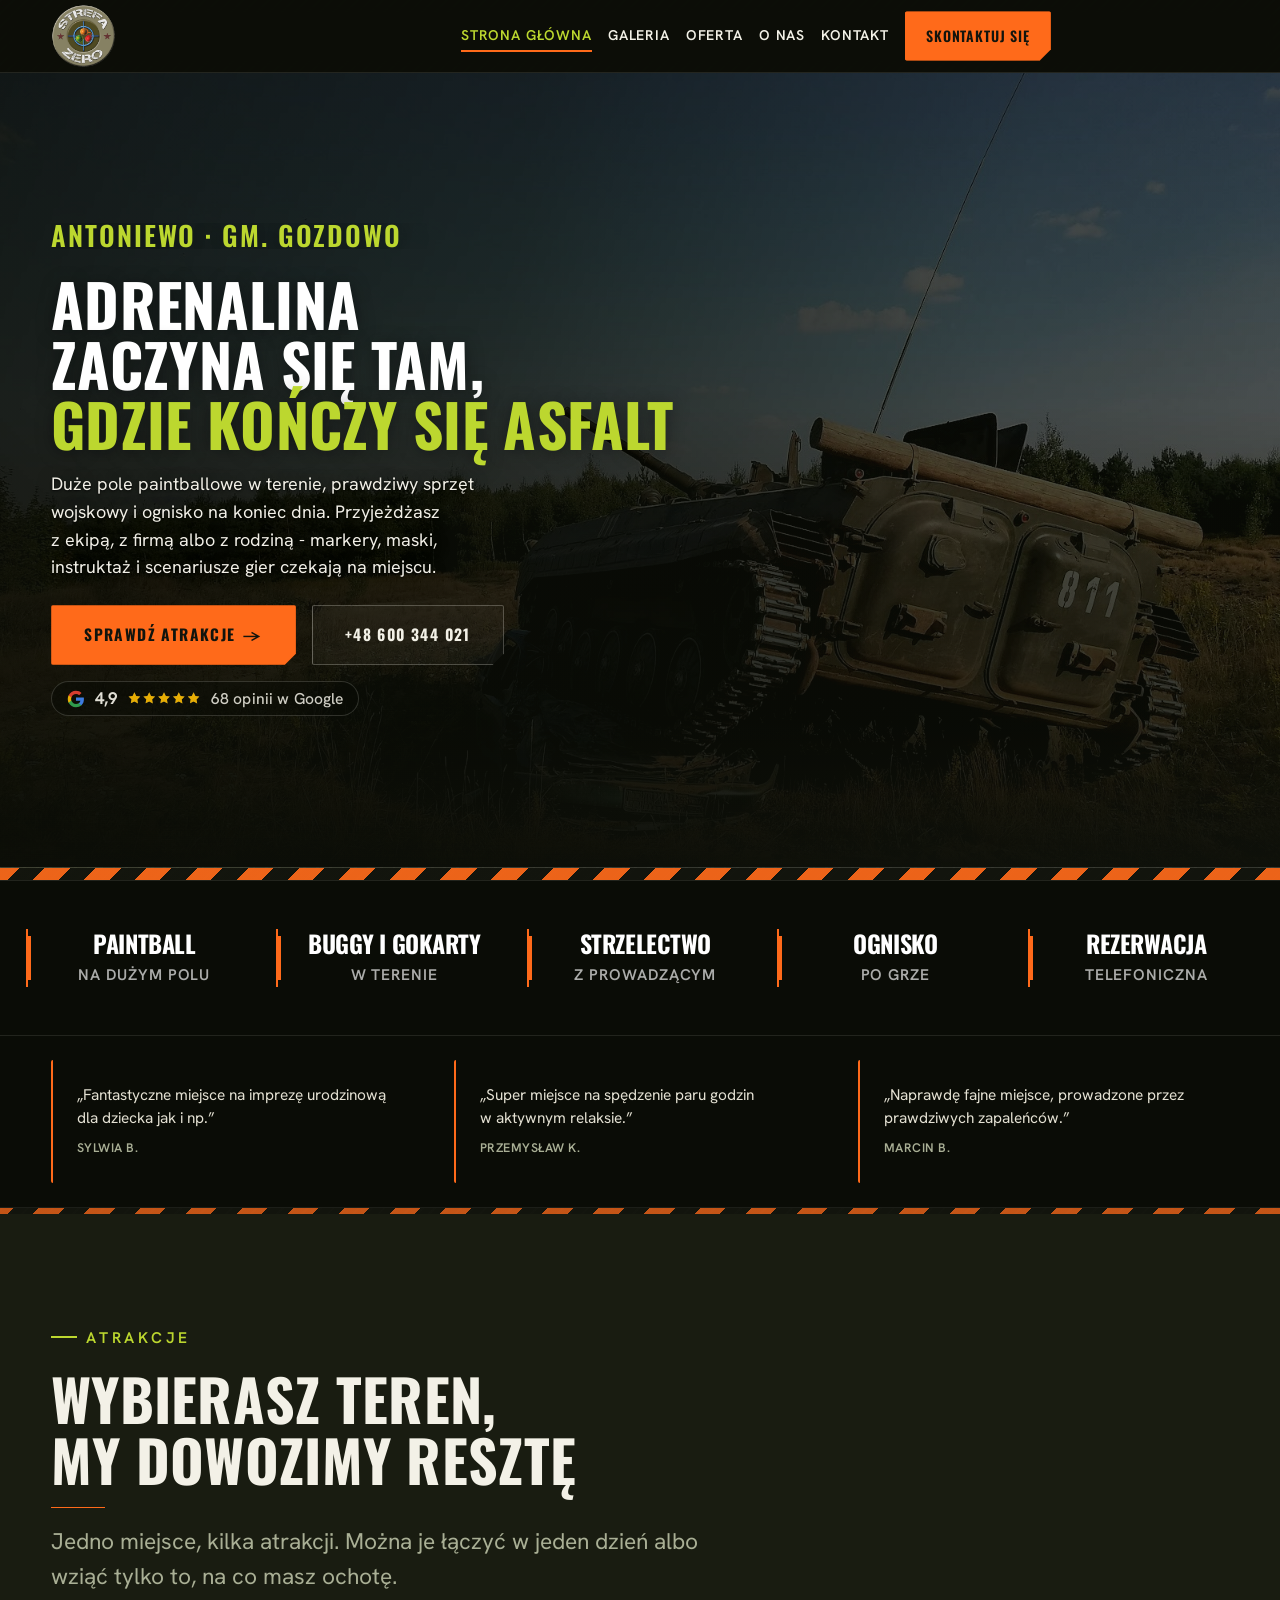
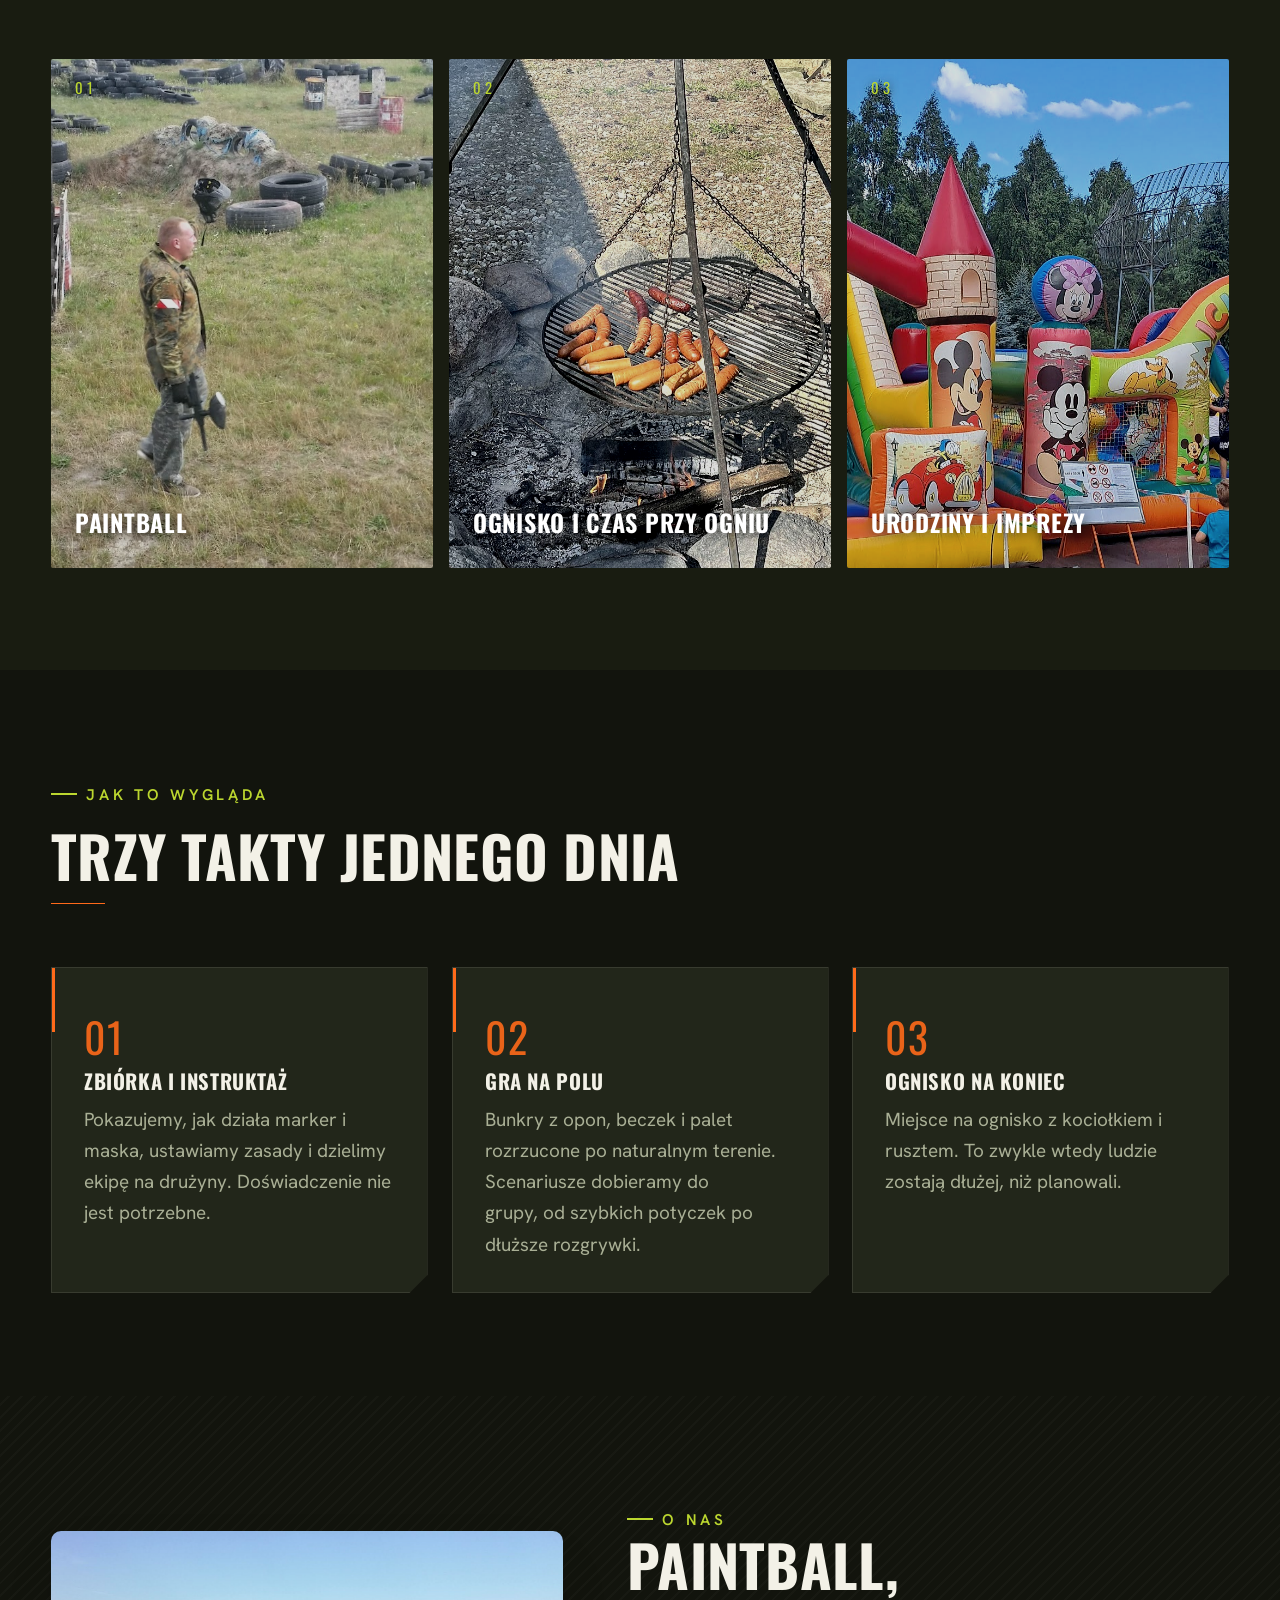
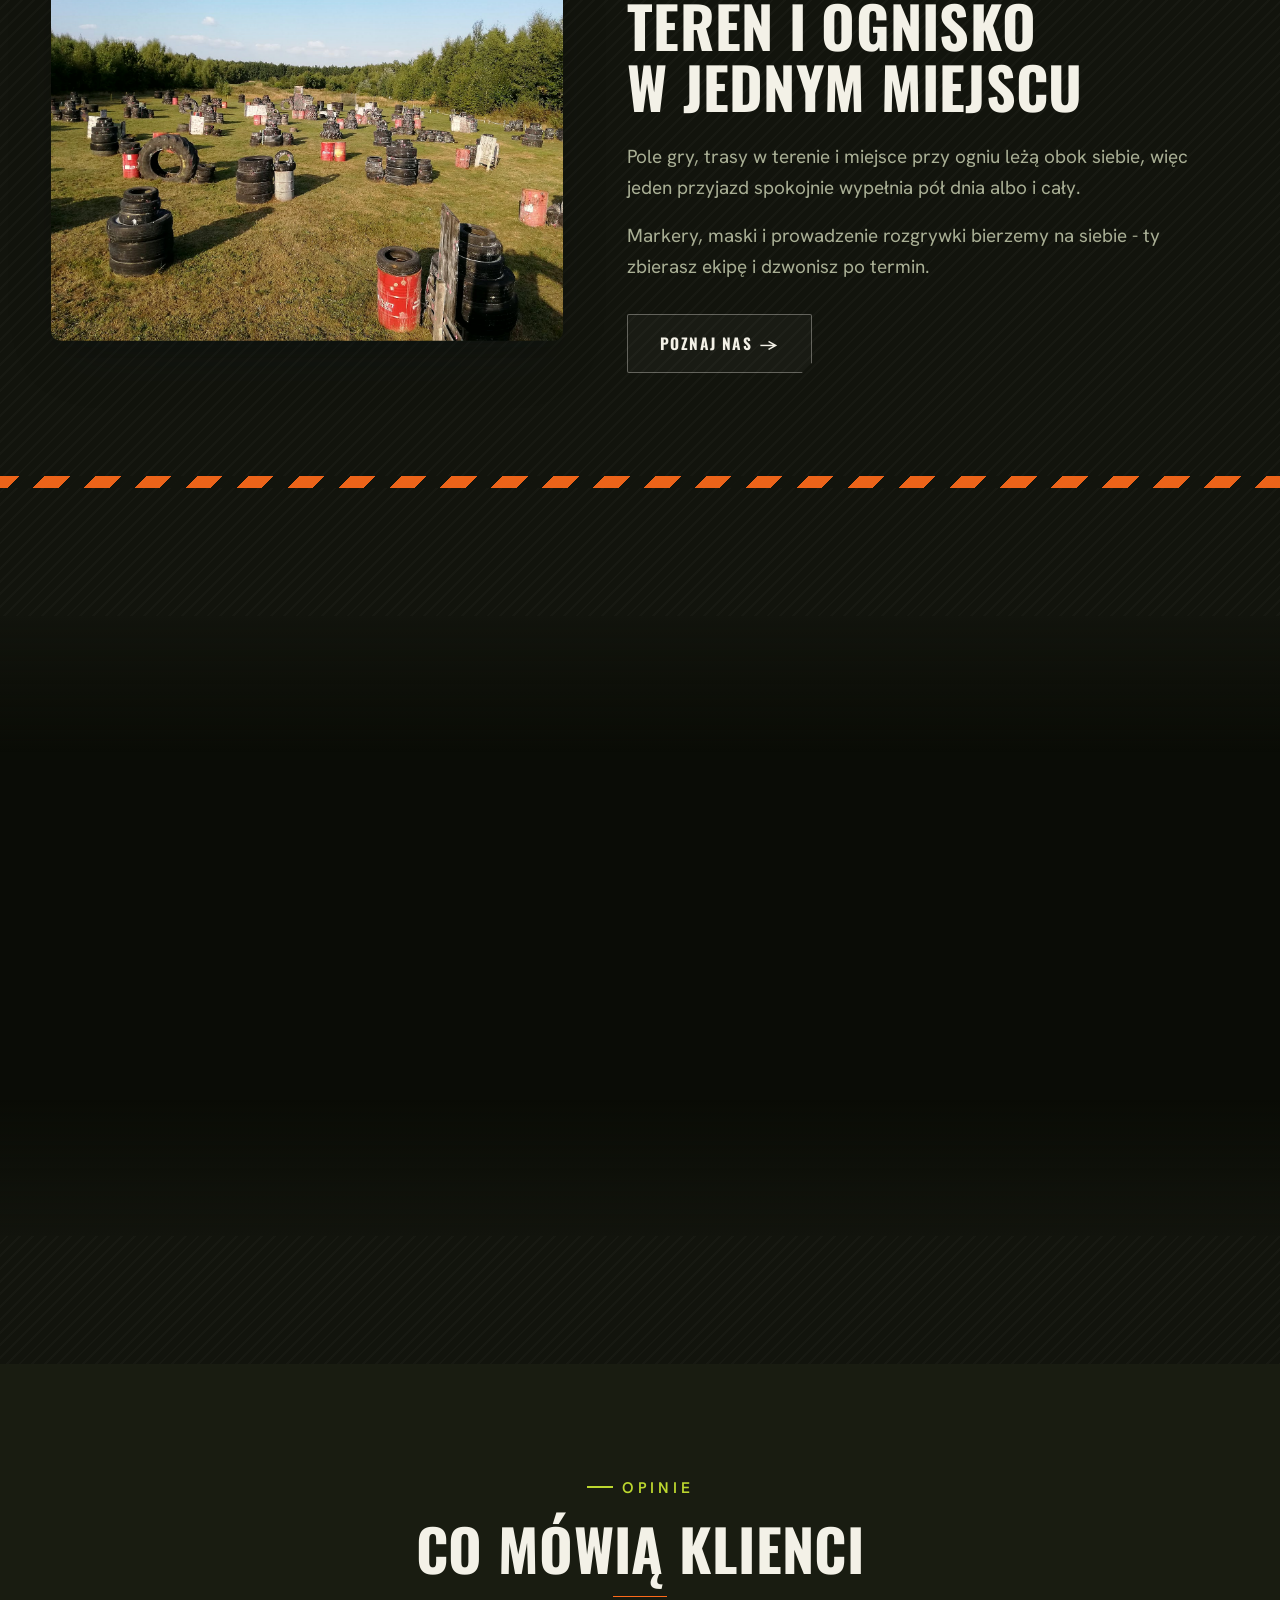
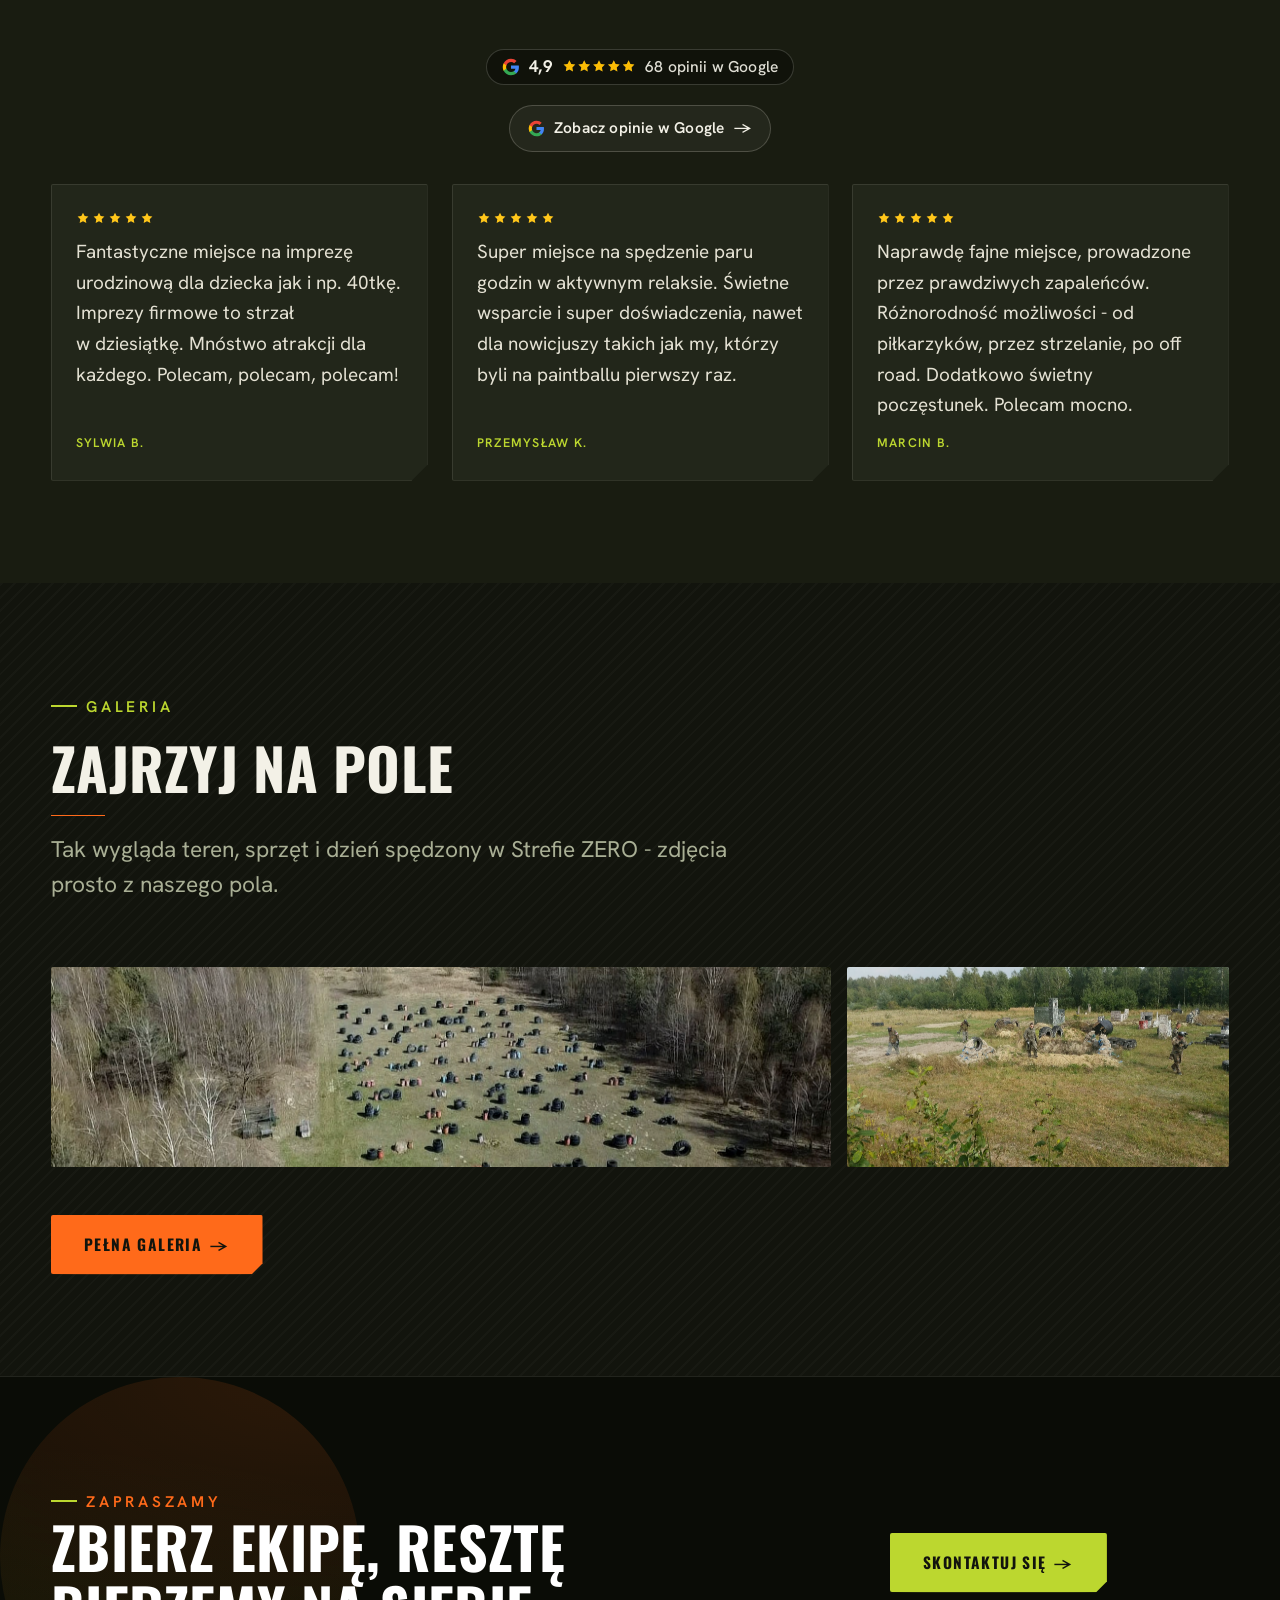
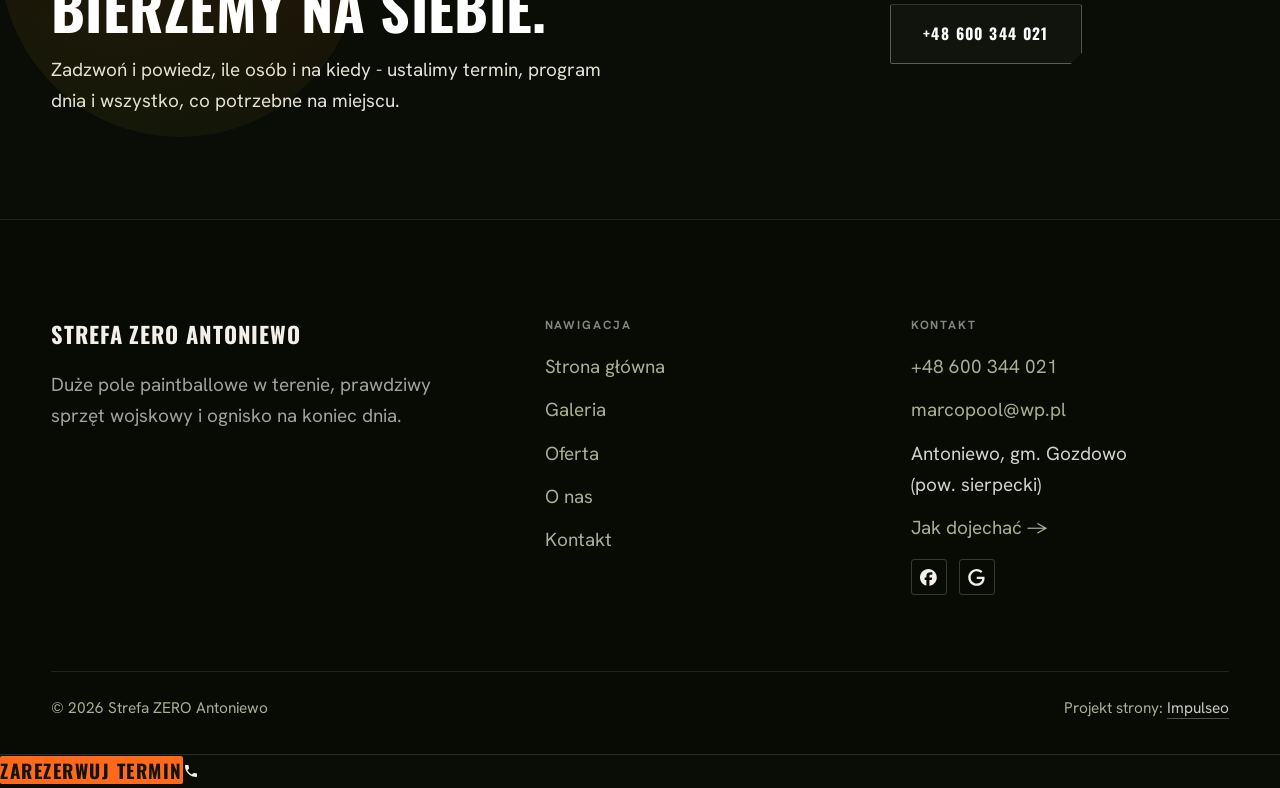
<file: index.html>
<!DOCTYPE html>
<html lang="pl">
<head>
<meta charset="UTF-8">
<meta name="viewport" content="width=device-width, initial-scale=1.0">
<title>Strefa ZERO Antoniewo - paintball, off-road i ognisko · Antoniewo</title>
<meta name="description" content="Strefa ZERO Antoniewo - pole paintballowe, jazda w terenie i ognisko w Antoniewie pod Gozdowem. Imprezy firmowe, urodziny, wieczory kawalerskie i wypady ze znajomymi. Zadzwoń i zarezerwuj termin.">
<link rel="canonical" href="https://kris20032.github.io/strefa-zero-antoniewo/">
<meta name="robots" content="noindex, nofollow">
<meta property="og:type" content="website">
<meta property="og:locale" content="pl_PL">
<meta property="og:site_name" content="Strefa ZERO Antoniewo">
<meta property="og:title" content="Strefa ZERO Antoniewo - paintball, off-road i ognisko · Antoniewo">
<meta property="og:description" content="Strefa ZERO Antoniewo - pole paintballowe, jazda w terenie i ognisko w Antoniewie pod Gozdowem. Imprezy firmowe, urodziny, wieczory kawalerskie i wypady ze znajomymi. Zadzwoń i zarezerwuj termin.">
<meta property="og:url" content="https://kris20032.github.io/strefa-zero-antoniewo/">
<meta property="og:image" content="https://kris20032.github.io/strefa-zero-antoniewo/img/og.jpg">
<meta property="og:image:width" content="1200">
<meta property="og:image:height" content="630">
<meta name="twitter:card" content="summary_large_image">
<script type="application/ld+json">{"@context": "https://schema.org", "@type": "LocalBusiness", "name": "Strefa ZERO Antoniewo", "url": "https://kris20032.github.io/strefa-zero-antoniewo/", "telephone": "+48600344021", "image": "https://kris20032.github.io/strefa-zero-antoniewo/img/og.jpg", "address": "Antoniewo, gm. Gozdowo (pow. sierpecki)", "sameAs": ["https://maps.google.com/?cid=16425660126870069847&g_mp=Cidnb29nbGUubWFwcy5wbGFjZXMudjEuUGxhY2VzLlNlYXJjaFRleHQQAhgEIAA", "https://www.facebook.com/strefazeroantoniewo/?locale=pl_PL"]}</script>
<link rel="preconnect" href="https://fonts.googleapis.com">
<link rel="preconnect" href="https://fonts.gstatic.com" crossorigin>
<link href="https://fonts.googleapis.com/css2?family=Oswald:wght@500;600;700&family=Hanken+Grotesk:wght@400;500;600&display=swap" rel="stylesheet">
<link rel="stylesheet" href="assets/styles.css?v=230c31f0">
<link rel="stylesheet" href="assets/paintball.css?v=pb1">
<link rel="preload" as="image" href="img/logo.png" fetchpriority="high">
<script>
/* Ekran powitalny zapalamy PRZED narysowaniem strony (bez defer - inaczej przez
   ułamek sekundy widać stronę, a dopiero potem kurtynę). Gra raz na wizytę. */
(function(){
  try{
    var h=document.documentElement;
    var powtorz=/[?&]intro(\b|=)/.test(location.search);
    var bylo=false; try{ bylo=sessionStorage.getItem('sz-wejscie')==='1'; }catch(e){}
    var wolne=window.matchMedia&&window.matchMedia('(prefers-reduced-motion: reduce)').matches;
    if(wolne||(bylo&&!powtorz)) return;
    h.className+=(h.className?' ':'')+'intro-on intro-znak';
    try{ sessionStorage.setItem('sz-wejscie','1'); }catch(e){}
    /* twardy bezpiecznik liczony od PARSOWANIA: gdy strona dochodzi wolno, lepiej
       odpuścić wejście niż trzymać człowieka przed kurtyną */
    setTimeout(function(){
      if(h.className.indexOf('intro-gotowe')<0){
        h.className=h.className.replace(/\bintro-(on|znak)\b/g,'').trim()+' intro-poza';
      }
    },4000);
  }catch(e){}
})();
</script>
</head>
<body>

<div id="wejscie" aria-hidden="true">
  <div class="w-tlo"></div>
  <div class="w-splat">
    <span class="w-plama" style="--p-w:.82;--p-x:-.76;--p-y:-.26;--p-rot:-14deg;--p-op:.08s"><svg viewBox="0 0 200 200" aria-hidden="true"><g fill="#FF6A1A"><path d="M168.3,100.0C174.1,113.7 188.5,142.8 181.4,152.3C174.4,161.8 140.8,157.1 126.0,156.9C111.2,156.7 103.5,152.9 92.7,150.9C81.9,148.9 67.6,151.0 61.2,144.7C54.9,138.5 56.5,123.4 54.4,113.4C52.3,103.4 48.5,95.8 48.5,84.9C48.6,73.9 47.4,54.6 54.6,47.6C61.8,40.6 79.2,45.3 91.8,43.0C104.4,40.7 121.1,29.3 130.2,33.8C139.4,38.3 140.3,59.0 146.7,70.0C153.0,81.0 162.5,86.3 168.3,100.0Z"/><circle cx="185.0" cy="92.2" r="5.8"/><circle cx="185.7" cy="137.7" r="7.8"/><circle cx="29.5" cy="85.7" r="6.6"/><circle cx="11.5" cy="93.1" r="7.2"/></g></svg></span>
    <span class="w-plama" style="--p-w:.66;--p-x:.70;--p-y:.22;--p-rot:26deg;--p-op:.16s"><svg viewBox="0 0 200 200" aria-hidden="true"><g fill="#BCD72F"><path d="M164.1,100.0C162.9,110.8 154.8,123.7 147.1,130.3C139.5,136.9 127.2,135.4 118.0,139.5C108.9,143.6 100.9,155.0 92.1,155.1C83.3,155.2 72.0,147.0 65.2,140.1C58.5,133.3 55.7,123.8 51.5,114.2C47.4,104.6 38.3,92.0 40.1,82.4C41.9,72.8 53.6,61.7 62.4,56.6C71.2,51.5 82.4,54.6 93.1,52.1C103.8,49.5 116.6,39.3 126.7,41.5C136.9,43.6 147.9,55.5 154.1,65.2C160.3,75.0 165.2,89.2 164.1,100.0Z"/><circle cx="195.8" cy="100.7" r="8.5"/><circle cx="177.9" cy="139.3" r="5.0"/><circle cx="60.5" cy="165.2" r="6.7"/><circle cx="140.1" cy="158.3" r="3.9"/></g></svg></span>
    <span class="w-plama" style="--p-w:.45;--p-x:.62;--p-y:-.46;--p-rot:-40deg;--p-op:.22s"><svg viewBox="0 0 200 200" aria-hidden="true"><g fill="#FFC61A"><path d="M149.6,100.0C148.8,110.1 147.9,117.7 144.6,128.7C141.4,139.6 139.3,157.5 130.0,165.8C120.7,174.0 101.3,180.3 88.8,178.1C76.2,175.9 63.2,162.3 54.6,152.4C46.0,142.4 44.4,131.4 37.5,118.4C30.5,105.4 9.6,85.8 12.9,74.4C16.1,63.0 43.7,56.2 56.8,50.1C69.8,44.0 80.8,36.5 91.1,37.9C101.4,39.4 109.0,54.0 118.7,59.0C128.5,64.1 144.3,61.4 149.5,68.2C154.6,75.0 150.4,89.9 149.6,100.0Z"/><circle cx="182.6" cy="122.4" r="5.0"/><circle cx="164.0" cy="136.2" r="4.8"/></g></svg></span>
    <span class="w-plama" style="--p-w:.42;--p-x:-.58;--p-y:.46;--p-rot:62deg;--p-op:.28s"><svg viewBox="0 0 200 200" aria-hidden="true"><g fill="#27B8E8"><path d="M159.6,100.0C162.0,110.0 159.5,125.2 153.9,134.7C148.3,144.2 136.1,155.5 126.0,157.0C116.0,158.5 105.5,144.6 93.7,143.7C82.0,142.8 68.2,154.6 55.5,151.4C42.8,148.1 18.1,135.1 17.6,124.2C17.1,113.3 47.0,99.9 52.2,86.0C57.4,72.1 41.9,46.8 48.7,40.8C55.4,34.8 77.6,54.5 92.8,49.8C108.0,45.2 131.9,8.9 139.7,13.0C147.5,17.1 136.2,60.1 139.6,74.6C142.9,89.1 157.2,90.0 159.6,100.0Z"/><circle cx="69.2" cy="30.1" r="6.8"/><circle cx="160.8" cy="71.3" r="9.2"/></g></svg></span>
  </div>
  <div class="w-kreska"><i></i></div>
  <div class="w-podpis">Paintball · Off-road · Ognisko</div>
  <div class="w-kapie"></div>
</div>

<header class="nav">
  <div class="wrap nav-inner">
    <a class="brand brand-has-logo" href="index.html"><img class="brand-logo" src="img/logo.png" alt="Strefa ZERO Antoniewo" width="690" height="681" decoding="async"></a>
    <nav class="nav-links">
      <a href="index.html" class="active" aria-current="page">Strona główna</a>
      <a href="realizacje.html">Galeria</a>
      <a href="oferta.html">Oferta</a>
      <a href="o-nas.html">O nas</a>
      <a href="kontakt.html">Kontakt</a>
      <a href="kontakt.html" class="btn btn-accent">Skontaktuj się</a>
    </nav>
    <button class="nav-toggle" aria-label="Menu"><span></span><span></span><span></span></button>
  </div>
</header>

<script>
/* Ekran powitalny: znak z kurtyny to TEN SAM element co logo w pasku.
   Takty: znak (maska + wyostrzenie) -> kreska celownika -> salwa farby -> odsłona.
   Bezpieczniki: sufit czasu, klik/scroll/klawisz przerywa, brak loga = zero wejścia. */
(function(){
  var h=document.documentElement;
  if(h.className.indexOf('intro-on')<0) return;
  var kurtyna=document.getElementById('wejscie');
  var znak=document.querySelector('.brand-has-logo');
  var obraz=znak&&znak.querySelector('.brand-logo');
  var MIN=600, SUFIT=980, CZEKANIE=1400;
  var start=0, ruszylo=false, zamkniete=false, zaladowane=false;

  function sprzataj(){
    zamkniete=true;
    h.classList.remove('intro-on','intro-znak','intro-gotowe','intro-gra','intro-out');
    h.classList.add('intro-poza');
  }
  function odpusc(){ if(!zamkniete) sprzataj(); }
  if(!kurtyna||!obraz){ odpusc(); return; }

  function koniec(){
    if(zamkniete||!ruszylo||h.classList.contains('intro-out')) return;
    h.classList.add('intro-out');
    setTimeout(function(){ if(!zamkniete) sprzataj(); }, 900);
  }
  function heroGotowe(){
    var im=document.querySelector('.hero-cine img');
    return !!(im&&im.complete&&im.naturalWidth>0);
  }
  function moze(){
    if(zamkniete) return;
    if(Date.now()-start>=MIN&&(heroGotowe()||zaladowane)) koniec();
    else setTimeout(moze,70);
  }
  function graj(){
    if(zamkniete||ruszylo) return;
    ruszylo=true; start=Date.now();
    /* pomiar robimy na logu, które stoi jeszcze w pasku - stąd bierzemy cel przelotu */
    var r=obraz.getBoundingClientRect();
    if(!r.width){ odpusc(); return; }
    var sufitPx=690/Math.min(window.devicePixelRatio||1,3);
    var cel=(window.innerWidth<680)?Math.min(window.innerWidth*0.56,240)
                                   :Math.min(window.innerWidth*0.26,300);
    cel=Math.max(r.width,Math.min(cel,sufitPx));
    h.style.setProperty('--i-w',Math.round(cel)+'px');
    h.style.setProperty('--i-h',Math.round(cel*681/690)+'px');
    h.style.setProperty('--i-zmniejsz',(r.width/cel).toFixed(4));
    h.style.setProperty('--i-px',Math.round(r.left+r.width/2-window.innerWidth/2)+'px');
    h.style.setProperty('--i-py',Math.round(r.top+r.height/2-window.innerHeight/2)+'px');
    h.style.setProperty('--i-baza-w',Math.round(r.width)+'px');
    h.style.setProperty('--znak-h',Math.round(r.height)+'px');
    h.classList.add('intro-gotowe');
    requestAnimationFrame(function(){ requestAnimationFrame(function(){
      h.classList.add('intro-gra');
      setTimeout(moze,MIN);
      setTimeout(koniec,SUFIT);
    }); });
  }
  function pobrane(){ return obraz.complete&&obraz.naturalWidth>0; }
  function zacznij(){ if(obraz.decode) obraz.decode().then(graj,graj); else graj(); }
  if(pobrane()) zacznij();
  else{
    obraz.addEventListener('load',zacznij);
    obraz.addEventListener('error',odpusc);
    setTimeout(function(){ pobrane()?zacznij():odpusc(); },CZEKANIE);
  }
  window.addEventListener('load',function(){ zaladowane=true; });
  setTimeout(function(){ if(!zamkniete) sprzataj(); },3600);
  ['click','touchstart','keydown','wheel'].forEach(function(z){
    window.addEventListener(z,function(){ ruszylo?koniec():odpusc(); },{once:true,passive:true});
  });
})();
</script>

<main>
<section class="hero-cine">
  <img src="img/hero.jpg" fetchpriority="high" alt="Strefa ZERO Antoniewo - Adrenalina zaczyna się tam, gdzie kończy się asfalt" width="1600" height="1200">
  <div class="wrap">
    <div class="hero-copy">
      <div class="brandmark bm-s"><span class="bm-line"><span>Antoniewo · gm. Gozdowo</span></span></div>
      <h1>Adrenalina zaczyna się tam, <em>gdzie kończy się asfalt</em></h1>
      <p class="lead">Duże pole paintballowe w terenie, prawdziwy sprzęt wojskowy i ognisko na koniec dnia. Przyjeżdżasz z ekipą, z firmą albo z rodziną - markery, maski, instruktaż i scenariusze gier czekają na miejscu.</p>
      <div class="hero-actions">
        <a href="oferta.html" class="btn btn-accent">Sprawdź atrakcje <span class="arr">→</span></a>
        <a href="tel:+48600344021" class="btn btn-ghost btn-on-dark">+48 600 344 021</a>
      </div>
      <div style="margin-top:var(--space-4);color:#fff;font-weight:600;letter-spacing:.02em;opacity:.92"><span class="g-badge"><svg class="gb-ico" viewBox="0 0 24 24" width="18" height="18" aria-hidden="true"><path fill="#4285F4" d="M22.56 12.25c0-.78-.07-1.53-.2-2.25H12v4.26h5.92c-.26 1.37-1.04 2.53-2.21 3.31v2.77h3.57c2.08-1.92 3.28-4.74 3.28-8.09z"/><path fill="#34A853" d="M12 23c2.97 0 5.46-.98 7.28-2.66l-3.57-2.77c-.98.66-2.23 1.06-3.71 1.06-2.86 0-5.29-1.93-6.16-4.53H2.18v2.84C3.99 20.53 7.7 23 12 23z"/><path fill="#FBBC05" d="M5.84 14.09c-.22-.66-.35-1.36-.35-2.09s.13-1.43.35-2.09V7.07H2.18C1.43 8.55 1 10.22 1 12s.43 3.45 1.18 4.93l2.85-2.22.81-.62z"/><path fill="#EA4335" d="M12 5.38c1.62 0 3.06.56 4.21 1.64l3.15-3.15C17.45 2.09 14.97 1 12 1 7.7 1 3.99 3.47 2.18 7.07l3.66 2.84c.87-2.6 3.3-4.53 6.16-4.53z"/></svg><b class="gb-ocena">4,9</b><svg class="gb-stars" viewBox="0 0 90 18" width="74" height="14.8" aria-hidden="true"><g fill="currentColor" opacity=".26"><path transform="translate(0,0)" d="M9 1.6l2.2 4.46 4.92.72-3.56 3.47.84 4.9L9 12.74l-4.4 2.31.84-4.9L1.88 6.68l4.92-.72L9 1.6Z"/><path transform="translate(18,0)" d="M9 1.6l2.2 4.46 4.92.72-3.56 3.47.84 4.9L9 12.74l-4.4 2.31.84-4.9L1.88 6.68l4.92-.72L9 1.6Z"/><path transform="translate(36,0)" d="M9 1.6l2.2 4.46 4.92.72-3.56 3.47.84 4.9L9 12.74l-4.4 2.31.84-4.9L1.88 6.68l4.92-.72L9 1.6Z"/><path transform="translate(54,0)" d="M9 1.6l2.2 4.46 4.92.72-3.56 3.47.84 4.9L9 12.74l-4.4 2.31.84-4.9L1.88 6.68l4.92-.72L9 1.6Z"/><path transform="translate(72,0)" d="M9 1.6l2.2 4.46 4.92.72-3.56 3.47.84 4.9L9 12.74l-4.4 2.31.84-4.9L1.88 6.68l4.92-.72L9 1.6Z"/></g><clipPath id="gs980"><rect x="0" y="0" width="88.2" height="18"/></clipPath><g fill="#FBBC04" clip-path="url(#gs980)"><path transform="translate(0,0)" d="M9 1.6l2.2 4.46 4.92.72-3.56 3.47.84 4.9L9 12.74l-4.4 2.31.84-4.9L1.88 6.68l4.92-.72L9 1.6Z"/><path transform="translate(18,0)" d="M9 1.6l2.2 4.46 4.92.72-3.56 3.47.84 4.9L9 12.74l-4.4 2.31.84-4.9L1.88 6.68l4.92-.72L9 1.6Z"/><path transform="translate(36,0)" d="M9 1.6l2.2 4.46 4.92.72-3.56 3.47.84 4.9L9 12.74l-4.4 2.31.84-4.9L1.88 6.68l4.92-.72L9 1.6Z"/><path transform="translate(54,0)" d="M9 1.6l2.2 4.46 4.92.72-3.56 3.47.84 4.9L9 12.74l-4.4 2.31.84-4.9L1.88 6.68l4.92-.72L9 1.6Z"/><path transform="translate(72,0)" d="M9 1.6l2.2 4.46 4.92.72-3.56 3.47.84 4.9L9 12.74l-4.4 2.31.84-4.9L1.88 6.68l4.92-.72L9 1.6Z"/></g></svg><span class="gb-txt">68 opinii w Google</span></span></div>
    </div>
  </div>
</section>
<div class="tasma" aria-hidden="true"></div>
<section class="strip n-5" style="padding-block:0">
  <div class="wrap">
    <div class="item reveal"><div class="k">Paintball</div><div class="v">na dużym polu</div></div>
    <div class="item reveal"><div class="k">Buggy i gokarty</div><div class="v">w terenie</div></div>
    <div class="item reveal"><div class="k">Strzelectwo</div><div class="v">z prowadzącym</div></div>
    <div class="item reveal"><div class="k">Ognisko</div><div class="v">po grze</div></div>
    <div class="item reveal"><div class="k">Rezerwacja</div><div class="v">telefoniczna</div></div>
  </div>
</section>
<section class="opinie-mini" aria-label="Opinie klientów">
  <div class="wrap">
    <div class="om-row">
      <div class="om-item reveal"><blockquote>„Fantastyczne miejsce na imprezę urodzinową dla dziecka jak i np.”</blockquote><span class="om-autor">Sylwia B.</span></div>
      <div class="om-item reveal"><blockquote>„Super miejsce na spędzenie paru godzin w aktywnym relaksie.”</blockquote><span class="om-autor">Przemysław K.</span></div>
      <div class="om-item reveal"><blockquote>„Naprawdę fajne miejsce, prowadzone przez prawdziwych zapaleńców.”</blockquote><span class="om-autor">Marcin B.</span></div>
    </div>
  </div>
</section>
<div class="tasma tasma-cienka" aria-hidden="true"></div>
<section class="gateways-band">
  <div class="wrap">
    <div class="head reveal">
      <span class="eyebrow">Atrakcje</span>
      <h2>Wybierasz teren, my dowozimy resztę</h2>
      <p>Jedno miejsce, kilka atrakcji. Można je łączyć w jeden dzień albo wziąć tylko to, na co masz ochotę.</p>
    </div>
    <div class="gateways">
      <a href="oferta.html" class="gateway reveal"><img src="img/g2.jpg" alt="Pole paintballowe w Strefie ZERO" loading="eager" width="1564" height="864" decoding="async"><span class="g-num">01</span><span class="g-ttl">Paintball</span></a>
      <a href="oferta.html" class="gateway reveal"><img src="img/g3.jpg" alt="Ognisko z rusztem w Strefie ZERO" loading="eager" width="1600" height="1066" decoding="async"><span class="g-num">02</span><span class="g-ttl">Ognisko i czas przy ogniu</span></a>
      <a href="oferta.html" class="gateway reveal"><img src="img/g4.jpg" alt="Urodziny i imprezy prywatne w Strefie ZERO" loading="eager" width="1600" height="1066" decoding="async"><span class="g-num">03</span><span class="g-ttl">Urodziny i imprezy</span></a>
    </div>
  </div>
</section>

<section class="takty">
  <div class="wrap">
    <div class="head reveal">
      <span class="eyebrow">Jak to wygląda</span>
      <h2>Trzy takty jednego dnia</h2>
    </div>
    <div class="takty-row">
      <div class="takt reveal">
        <span class="t-num">01</span>
        <h3>Zbiórka i instruktaż</h3>
        <p>Pokazujemy, jak działa marker i maska, ustawiamy zasady i dzielimy ekipę na drużyny. Doświadczenie nie jest potrzebne.</p>
      </div>
      <div class="takt reveal">
        <span class="t-num">02</span>
        <h3>Gra na polu</h3>
        <p>Bunkry z opon, beczek i palet rozrzucone po naturalnym terenie. Scenariusze dobieramy do grupy, od szybkich potyczek po dłuższe rozgrywki.</p>
      </div>
      <div class="takt reveal">
        <span class="t-num">03</span>
        <h3>Ognisko na koniec</h3>
        <p>Miejsce na ognisko z kociołkiem i rusztem. To zwykle wtedy ludzie zostają dłużej, niż planowali.</p>
      </div>
    </div>
  </div>
</section>

<section>
  <div class="wrap split">
    <div class="split-art reveal"><img src="img/g1.jpg" alt="Strefa ZERO Antoniewo - teren gry" loading="lazy" width="1600" height="1200" decoding="async"></div>
    <div class="split-copy reveal">
      <span class="eyebrow">O nas</span>
      <h2>Paintball, teren i ognisko w jednym miejscu</h2>
      <p class="muted">Pole gry, trasy w terenie i miejsce przy ogniu leżą obok siebie, więc jeden przyjazd spokojnie wypełnia pół dnia albo i cały.</p>
      <p class="muted">Markery, maski i prowadzenie rozgrywki bierzemy na siebie - ty zbierasz ekipę i dzwonisz po termin.</p>
      <a href="o-nas.html" class="btn btn-ghost">Poznaj nas <span class="arr">→</span></a>
    </div>
  </div>
</section>

<div class="tasma" aria-hidden="true"></div>
<section class="stopklatka" aria-hidden="true">
  <div class="stk-bg" style="background-image:url(img/g5.jpg)"></div>
</section>
<section class="opinie">
  <div class="wrap">
    <div class="head center reveal">
      <span class="eyebrow">Opinie</span>
      <h2>Co mówią klienci</h2>
    </div>
    <p class="op-meta reveal"><span class="g-badge"><svg class="gb-ico" viewBox="0 0 24 24" width="18" height="18" aria-hidden="true"><path fill="#4285F4" d="M22.56 12.25c0-.78-.07-1.53-.2-2.25H12v4.26h5.92c-.26 1.37-1.04 2.53-2.21 3.31v2.77h3.57c2.08-1.92 3.28-4.74 3.28-8.09z"/><path fill="#34A853" d="M12 23c2.97 0 5.46-.98 7.28-2.66l-3.57-2.77c-.98.66-2.23 1.06-3.71 1.06-2.86 0-5.29-1.93-6.16-4.53H2.18v2.84C3.99 20.53 7.7 23 12 23z"/><path fill="#FBBC05" d="M5.84 14.09c-.22-.66-.35-1.36-.35-2.09s.13-1.43.35-2.09V7.07H2.18C1.43 8.55 1 10.22 1 12s.43 3.45 1.18 4.93l2.85-2.22.81-.62z"/><path fill="#EA4335" d="M12 5.38c1.62 0 3.06.56 4.21 1.64l3.15-3.15C17.45 2.09 14.97 1 12 1 7.7 1 3.99 3.47 2.18 7.07l3.66 2.84c.87-2.6 3.3-4.53 6.16-4.53z"/></svg><b class="gb-ocena">4,9</b><svg class="gb-stars" viewBox="0 0 90 18" width="74" height="14.8" aria-hidden="true"><g fill="currentColor" opacity=".26"><path transform="translate(0,0)" d="M9 1.6l2.2 4.46 4.92.72-3.56 3.47.84 4.9L9 12.74l-4.4 2.31.84-4.9L1.88 6.68l4.92-.72L9 1.6Z"/><path transform="translate(18,0)" d="M9 1.6l2.2 4.46 4.92.72-3.56 3.47.84 4.9L9 12.74l-4.4 2.31.84-4.9L1.88 6.68l4.92-.72L9 1.6Z"/><path transform="translate(36,0)" d="M9 1.6l2.2 4.46 4.92.72-3.56 3.47.84 4.9L9 12.74l-4.4 2.31.84-4.9L1.88 6.68l4.92-.72L9 1.6Z"/><path transform="translate(54,0)" d="M9 1.6l2.2 4.46 4.92.72-3.56 3.47.84 4.9L9 12.74l-4.4 2.31.84-4.9L1.88 6.68l4.92-.72L9 1.6Z"/><path transform="translate(72,0)" d="M9 1.6l2.2 4.46 4.92.72-3.56 3.47.84 4.9L9 12.74l-4.4 2.31.84-4.9L1.88 6.68l4.92-.72L9 1.6Z"/></g><clipPath id="gs980"><rect x="0" y="0" width="88.2" height="18"/></clipPath><g fill="#FBBC04" clip-path="url(#gs980)"><path transform="translate(0,0)" d="M9 1.6l2.2 4.46 4.92.72-3.56 3.47.84 4.9L9 12.74l-4.4 2.31.84-4.9L1.88 6.68l4.92-.72L9 1.6Z"/><path transform="translate(18,0)" d="M9 1.6l2.2 4.46 4.92.72-3.56 3.47.84 4.9L9 12.74l-4.4 2.31.84-4.9L1.88 6.68l4.92-.72L9 1.6Z"/><path transform="translate(36,0)" d="M9 1.6l2.2 4.46 4.92.72-3.56 3.47.84 4.9L9 12.74l-4.4 2.31.84-4.9L1.88 6.68l4.92-.72L9 1.6Z"/><path transform="translate(54,0)" d="M9 1.6l2.2 4.46 4.92.72-3.56 3.47.84 4.9L9 12.74l-4.4 2.31.84-4.9L1.88 6.68l4.92-.72L9 1.6Z"/><path transform="translate(72,0)" d="M9 1.6l2.2 4.46 4.92.72-3.56 3.47.84 4.9L9 12.74l-4.4 2.31.84-4.9L1.88 6.68l4.92-.72L9 1.6Z"/></g></svg><span class="gb-txt">68 opinii w Google</span></span></p>
    <p class="op-meta reveal"><a class="op-google" href="https://maps.google.com/?cid=16425660126870069847&amp;g_mp=Cidnb29nbGUubWFwcy5wbGFjZXMudjEuUGxhY2VzLlNlYXJjaFRleHQQAhgEIAA" target="_blank" rel="noopener"><svg class="op-g-ico" viewBox="0 0 24 24" width="17" height="17" aria-hidden="true"><path fill="#4285F4" d="M22.56 12.25c0-.78-.07-1.53-.2-2.25H12v4.26h5.92c-.26 1.37-1.04 2.53-2.21 3.31v2.77h3.57c2.08-1.92 3.28-4.74 3.28-8.09z"/><path fill="#34A853" d="M12 23c2.97 0 5.46-.98 7.28-2.66l-3.57-2.77c-.98.66-2.23 1.06-3.71 1.06-2.86 0-5.29-1.93-6.16-4.53H2.18v2.84C3.99 20.53 7.7 23 12 23z"/><path fill="#FBBC05" d="M5.84 14.09c-.22-.66-.35-1.36-.35-2.09s.13-1.43.35-2.09V7.07H2.18C1.43 8.55 1 10.22 1 12s.43 3.45 1.18 4.93l2.85-2.22.81-.62z"/><path fill="#EA4335" d="M12 5.38c1.62 0 3.06.56 4.21 1.64l3.15-3.15C17.45 2.09 14.97 1 12 1 7.7 1 3.99 3.47 2.18 7.07l3.66 2.84c.87-2.6 3.3-4.53 6.16-4.53z"/></svg><span>Zobacz opinie w Google</span><span class="arr">→</span></a></p>
    <div class="opinie-grid">
      <figure class="op-card reveal"><span class="op-star"><svg class="ico-star" width="14" height="14" viewBox="0 0 24 24" style="vertical-align:-2px" aria-hidden="true"><path d="M12 2.8l2.85 5.8 6.4.93-4.63 4.5 1.1 6.37L12 17.4l-5.72 3 1.1-6.37-4.63-4.5 6.4-.93L12 2.8Z" fill="currentColor"/></svg><svg class="ico-star" width="14" height="14" viewBox="0 0 24 24" style="vertical-align:-2px" aria-hidden="true"><path d="M12 2.8l2.85 5.8 6.4.93-4.63 4.5 1.1 6.37L12 17.4l-5.72 3 1.1-6.37-4.63-4.5 6.4-.93L12 2.8Z" fill="currentColor"/></svg><svg class="ico-star" width="14" height="14" viewBox="0 0 24 24" style="vertical-align:-2px" aria-hidden="true"><path d="M12 2.8l2.85 5.8 6.4.93-4.63 4.5 1.1 6.37L12 17.4l-5.72 3 1.1-6.37-4.63-4.5 6.4-.93L12 2.8Z" fill="currentColor"/></svg><svg class="ico-star" width="14" height="14" viewBox="0 0 24 24" style="vertical-align:-2px" aria-hidden="true"><path d="M12 2.8l2.85 5.8 6.4.93-4.63 4.5 1.1 6.37L12 17.4l-5.72 3 1.1-6.37-4.63-4.5 6.4-.93L12 2.8Z" fill="currentColor"/></svg><svg class="ico-star" width="14" height="14" viewBox="0 0 24 24" style="vertical-align:-2px" aria-hidden="true"><path d="M12 2.8l2.85 5.8 6.4.93-4.63 4.5 1.1 6.37L12 17.4l-5.72 3 1.1-6.37-4.63-4.5 6.4-.93L12 2.8Z" fill="currentColor"/></svg></span><blockquote>Fantastyczne miejsce na imprezę urodzinową dla dziecka jak i np. 40tkę. Imprezy firmowe to strzał w dziesiątkę. Mnóstwo atrakcji dla każdego. Polecam, polecam, polecam!</blockquote><span class="op-autor">Sylwia B.</span></figure>
      <figure class="op-card reveal"><span class="op-star"><svg class="ico-star" width="14" height="14" viewBox="0 0 24 24" style="vertical-align:-2px" aria-hidden="true"><path d="M12 2.8l2.85 5.8 6.4.93-4.63 4.5 1.1 6.37L12 17.4l-5.72 3 1.1-6.37-4.63-4.5 6.4-.93L12 2.8Z" fill="currentColor"/></svg><svg class="ico-star" width="14" height="14" viewBox="0 0 24 24" style="vertical-align:-2px" aria-hidden="true"><path d="M12 2.8l2.85 5.8 6.4.93-4.63 4.5 1.1 6.37L12 17.4l-5.72 3 1.1-6.37-4.63-4.5 6.4-.93L12 2.8Z" fill="currentColor"/></svg><svg class="ico-star" width="14" height="14" viewBox="0 0 24 24" style="vertical-align:-2px" aria-hidden="true"><path d="M12 2.8l2.85 5.8 6.4.93-4.63 4.5 1.1 6.37L12 17.4l-5.72 3 1.1-6.37-4.63-4.5 6.4-.93L12 2.8Z" fill="currentColor"/></svg><svg class="ico-star" width="14" height="14" viewBox="0 0 24 24" style="vertical-align:-2px" aria-hidden="true"><path d="M12 2.8l2.85 5.8 6.4.93-4.63 4.5 1.1 6.37L12 17.4l-5.72 3 1.1-6.37-4.63-4.5 6.4-.93L12 2.8Z" fill="currentColor"/></svg><svg class="ico-star" width="14" height="14" viewBox="0 0 24 24" style="vertical-align:-2px" aria-hidden="true"><path d="M12 2.8l2.85 5.8 6.4.93-4.63 4.5 1.1 6.37L12 17.4l-5.72 3 1.1-6.37-4.63-4.5 6.4-.93L12 2.8Z" fill="currentColor"/></svg></span><blockquote>Super miejsce na spędzenie paru godzin w aktywnym relaksie. Świetne wsparcie i super doświadczenia, nawet dla nowicjuszy takich jak my, którzy byli na paintballu pierwszy raz.</blockquote><span class="op-autor">Przemysław K.</span></figure>
      <figure class="op-card reveal"><span class="op-star"><svg class="ico-star" width="14" height="14" viewBox="0 0 24 24" style="vertical-align:-2px" aria-hidden="true"><path d="M12 2.8l2.85 5.8 6.4.93-4.63 4.5 1.1 6.37L12 17.4l-5.72 3 1.1-6.37-4.63-4.5 6.4-.93L12 2.8Z" fill="currentColor"/></svg><svg class="ico-star" width="14" height="14" viewBox="0 0 24 24" style="vertical-align:-2px" aria-hidden="true"><path d="M12 2.8l2.85 5.8 6.4.93-4.63 4.5 1.1 6.37L12 17.4l-5.72 3 1.1-6.37-4.63-4.5 6.4-.93L12 2.8Z" fill="currentColor"/></svg><svg class="ico-star" width="14" height="14" viewBox="0 0 24 24" style="vertical-align:-2px" aria-hidden="true"><path d="M12 2.8l2.85 5.8 6.4.93-4.63 4.5 1.1 6.37L12 17.4l-5.72 3 1.1-6.37-4.63-4.5 6.4-.93L12 2.8Z" fill="currentColor"/></svg><svg class="ico-star" width="14" height="14" viewBox="0 0 24 24" style="vertical-align:-2px" aria-hidden="true"><path d="M12 2.8l2.85 5.8 6.4.93-4.63 4.5 1.1 6.37L12 17.4l-5.72 3 1.1-6.37-4.63-4.5 6.4-.93L12 2.8Z" fill="currentColor"/></svg><svg class="ico-star" width="14" height="14" viewBox="0 0 24 24" style="vertical-align:-2px" aria-hidden="true"><path d="M12 2.8l2.85 5.8 6.4.93-4.63 4.5 1.1 6.37L12 17.4l-5.72 3 1.1-6.37-4.63-4.5 6.4-.93L12 2.8Z" fill="currentColor"/></svg></span><blockquote>Naprawdę fajne miejsce, prowadzone przez prawdziwych zapaleńców. Różnorodność możliwości - od piłkarzyków, przez strzelanie, po off road. Dodatkowo świetny poczęstunek. Polecam mocno.</blockquote><span class="op-autor">Marcin B.</span></figure>
    </div>
  </div>
</section>
<section>
  <div class="wrap">
    <div class="head reveal">
      <span class="eyebrow">Galeria</span>
      <h2>Zajrzyj na pole</h2>
      <p>Tak wygląda teren, sprzęt i dzień spędzony w Strefie ZERO - zdjęcia prosto z naszego pola.</p>
    </div>
    <div class="gallery">
      <div class="tile t-two3 reveal"><img src="img/g6.jpg" alt="Strefa ZERO Antoniewo" loading="lazy" width="1600" height="900" decoding="async"></div>
      <div class="tile t-third reveal"><img src="img/about.jpg" alt="Strefa ZERO Antoniewo" loading="lazy" width="1600" height="900" decoding="async"></div>
    </div>
    <div style="margin-top:var(--space-7)" class="reveal"><a href="realizacje.html" class="btn btn-accent">Pełna galeria <span class="arr">→</span></a></div>
  </div>
</section>
<section class="cta">
  <div class="wrap">
    <div class="reveal">
      <span class="eyebrow">Zapraszamy</span>
      <h2>Zbierz ekipę, resztę bierzemy na siebie.</h2>
      <p>Zadzwoń i powiedz, ile osób i na kiedy - ustalimy termin, program dnia i wszystko, co potrzebne na miejscu.</p>
    </div>
    <div class="cta-actions reveal">
      <a href="kontakt.html" class="btn btn-light">Skontaktuj się <span class="arr">→</span></a>
      <a href="tel:+48600344021" class="btn btn-ghost btn-ghost-cta">+48 600 344 021</a>
    </div>
  </div>
</section>
</main>

<footer>
  <div class="wrap">
    <div class="foot-grid">
      <div class="foot-brand">
        <div class="name">Strefa ZERO Antoniewo</div>
        <p>Duże pole paintballowe w terenie, prawdziwy sprzęt wojskowy i ognisko na koniec dnia.</p>
      </div>
      <div class="foot-col">
        <h4>Nawigacja</h4>
        <a href="index.html">Strona główna</a>
        <a href="realizacje.html">Galeria</a>
        <a href="oferta.html">Oferta</a>
        <a href="o-nas.html">O nas</a>
        <a href="kontakt.html">Kontakt</a>
      </div>
      <div class="foot-col">
        <h4>Kontakt</h4>
        <a href="tel:+48600344021">+48 600 344 021</a>
        <a href="mailto:marcopool@wp.pl">marcopool@wp.pl</a>
        <p>Antoniewo, gm. Gozdowo (pow. sierpecki)</p>
        <a href="https://maps.google.com/?cid=16425660126870069847&g_mp=Cidnb29nbGUubWFwcy5wbGFjZXMudjEuUGxhY2VzLlNlYXJjaFRleHQQAhgEIAA" target="_blank" rel="noopener">Jak dojechać →</a>
      <div class="foot-soc">
        <a class="soc" href="https://www.facebook.com/strefazeroantoniewo/?locale=pl_PL" target="_blank" rel="noopener" aria-label="Facebook - Strefa ZERO Antoniewo"><svg viewBox="0 0 24 24" aria-hidden="true" focusable="false"><path d="M9.101 23.691v-7.98H6.627v-3.667h2.474v-1.58c0-4.085 1.848-5.978 5.858-5.978.401 0 .955.042 1.468.103a8.68 8.68 0 0 1 1.141.195v3.325a8.623 8.623 0 0 0-.653-.036 26.805 26.805 0 0 0-.733-.009c-.707 0-1.259.096-1.675.309a1.686 1.686 0 0 0-.679.622c-.258.42-.374.995-.374 1.752v1.297h3.919l-.386 2.103-.287 1.564h-3.246v8.245C19.396 23.238 24 18.179 24 12.044c0-6.627-5.373-12-12-12s-12 5.373-12 12c0 5.628 3.874 10.35 9.101 11.647Z" fill="currentColor"/></svg></a>
        <a class="soc" href="https://maps.google.com/?cid=16425660126870069847&g_mp=Cidnb29nbGUubWFwcy5wbGFjZXMudjEuUGxhY2VzLlNlYXJjaFRleHQQAhgEIAA" target="_blank" rel="noopener" aria-label="Google - Strefa ZERO Antoniewo"><svg viewBox="0 0 24 24" aria-hidden="true" focusable="false"><path d="M12.48 10.92v3.28h7.84c-.24 1.84-.853 3.187-1.787 4.133-1.147 1.147-2.933 2.4-6.053 2.4-4.827 0-8.6-3.893-8.6-8.72s3.773-8.72 8.6-8.72c2.6 0 4.507 1.027 5.907 2.347l2.307-2.307C18.747 1.44 16.133 0 12.48 0 5.867 0 .307 5.387.307 12s5.56 12 12.173 12c3.573 0 6.267-1.173 8.373-3.36 2.16-2.16 2.84-5.213 2.84-7.667 0-.76-.053-1.467-.173-2.053H12.48z" fill="currentColor"/></svg></a>
      </div>
      </div>
    </div>
    <div class="foot-bot">
      <span>© 2026 Strefa ZERO Antoniewo</span>
      <span>Projekt strony: <a class="foot-credit" href="https://impulseo.pl" target="_blank" rel="noopener">Impulseo</a></span>
    </div>
  </div>
</footer>
<div class="sticky-reserve"><a class="sr-book" href="kontakt.html">Zarezerwuj termin</a><a class="sr-call" href="tel:+48600344021" aria-label="Zadzwoń"><svg class="ico-tel" width="16" height="16" viewBox="0 0 24 24" fill="none" aria-hidden="true"><path d="M6.6 10.8a15.5 15.5 0 0 0 6.6 6.6l2.2-2.2a1 1 0 0 1 1-.24 11.4 11.4 0 0 0 3.6.58 1 1 0 0 1 1 1V20a1 1 0 0 1-1 1A17 17 0 0 1 3 4a1 1 0 0 1 1-1h3.5a1 1 0 0 1 1 1c0 1.25.2 2.46.58 3.6a1 1 0 0 1-.25 1l-2.23 2.2Z" fill="currentColor"/></svg></a></div>
<div class="demo-wazne" data-do="2026-09-27" data-cykl="3" hidden><svg class="dw-ico" width="13" height="13" viewBox="0 0 24 24" fill="none" aria-hidden="true"><circle cx="12" cy="12" r="8.6" stroke="currentColor" stroke-width="1.8"/><path d="M12 7.2V12l3.3 2" stroke="currentColor" stroke-width="1.8" stroke-linecap="round"/></svg><span class="dw-txt"></span></div>

<script src="assets/main.js"></script>
<script src="assets/paintball.js?v=pb1"></script>
</body>
</html>
</file>
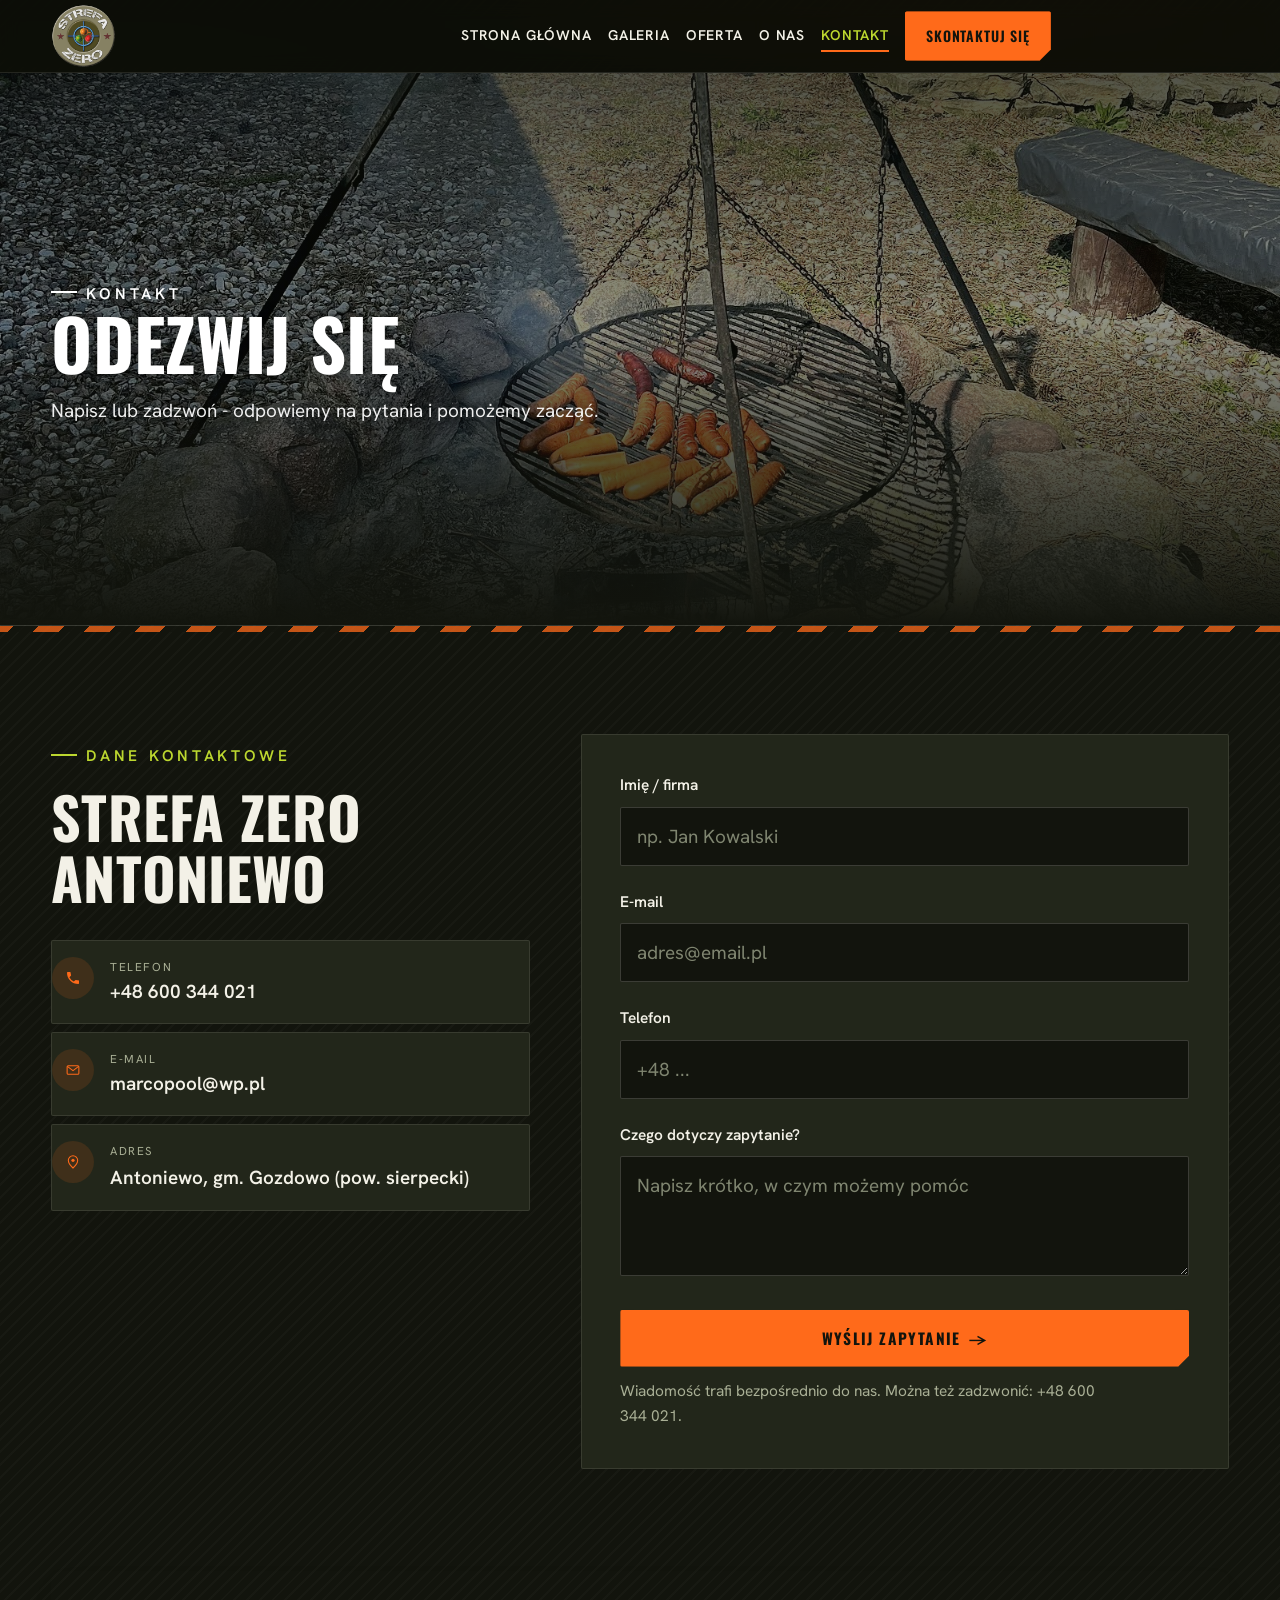
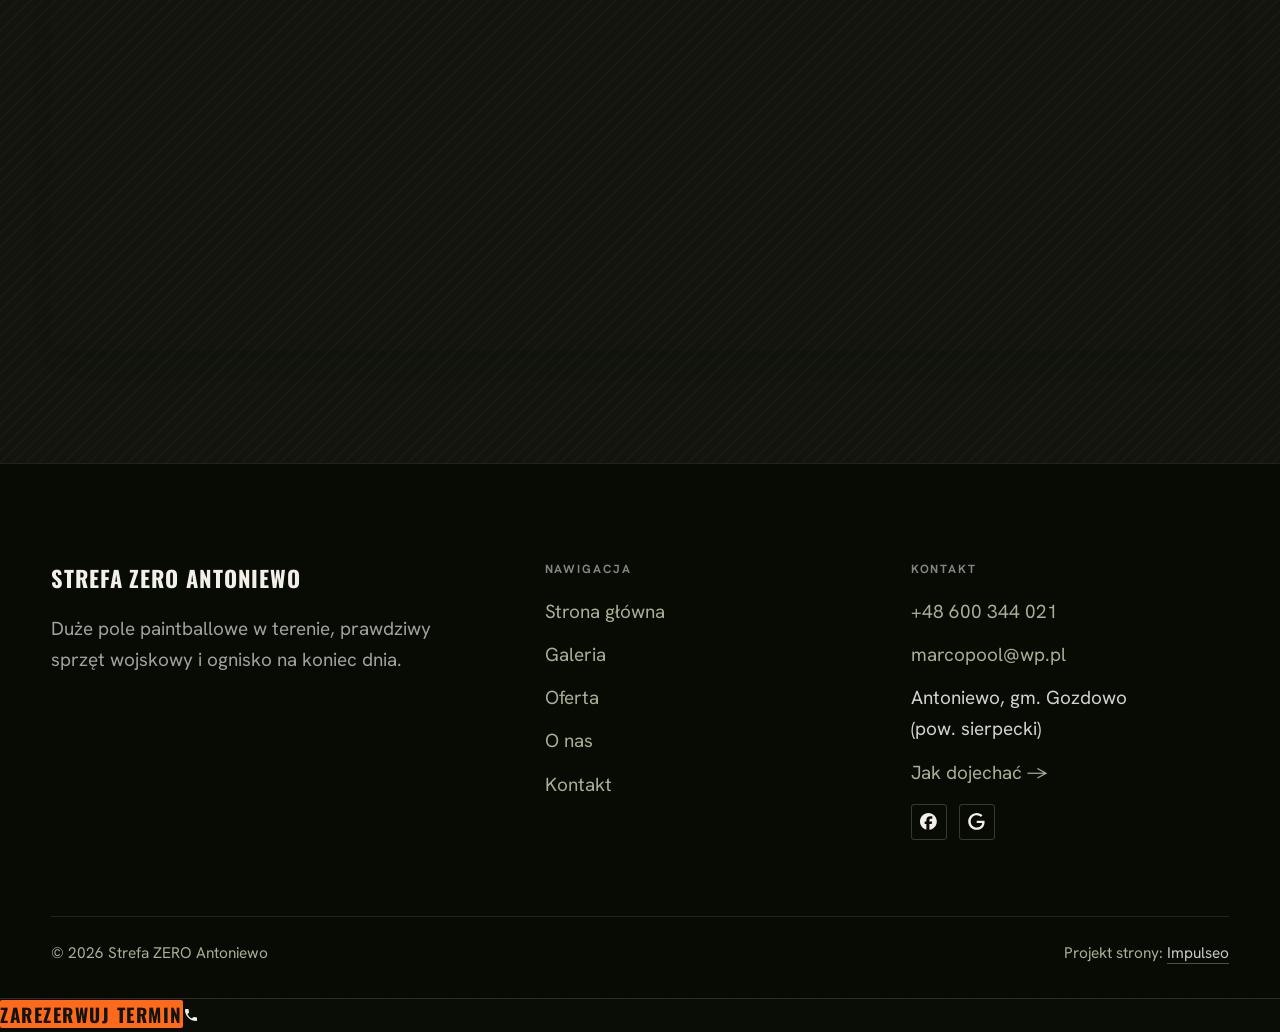
<file: kontakt.html>
<!DOCTYPE html>
<html lang="pl">
<head>
<meta charset="UTF-8">
<meta name="viewport" content="width=device-width, initial-scale=1.0">
<title>Kontakt - Strefa ZERO Antoniewo</title>
<meta name="description" content="Kontakt Strefa ZERO Antoniewo - Antoniewo, gm. Gozdowo (pow. sierpecki)">
<link rel="canonical" href="https://kris20032.github.io/strefa-zero-antoniewo/kontakt.html">
<meta name="robots" content="noindex, nofollow">
<meta property="og:type" content="website">
<meta property="og:locale" content="pl_PL">
<meta property="og:site_name" content="Strefa ZERO Antoniewo">
<meta property="og:title" content="Kontakt - Strefa ZERO Antoniewo">
<meta property="og:description" content="Kontakt Strefa ZERO Antoniewo - Antoniewo, gm. Gozdowo (pow. sierpecki)">
<meta property="og:url" content="https://kris20032.github.io/strefa-zero-antoniewo/kontakt.html">
<meta property="og:image" content="https://kris20032.github.io/strefa-zero-antoniewo/img/og.jpg">
<meta property="og:image:width" content="1200">
<meta property="og:image:height" content="630">
<meta name="twitter:card" content="summary_large_image">
<link rel="preconnect" href="https://fonts.googleapis.com">
<link rel="preconnect" href="https://fonts.gstatic.com" crossorigin>
<link href="https://fonts.googleapis.com/css2?family=Oswald:wght@500;600;700&family=Hanken+Grotesk:wght@400;500;600&display=swap" rel="stylesheet">
<link rel="stylesheet" href="assets/styles.css?v=230c31f0">
<link rel="stylesheet" href="assets/paintball.css?v=pb1">
</head>
<body>

<header class="nav">
  <div class="wrap nav-inner">
    <a class="brand brand-has-logo" href="index.html"><img class="brand-logo" src="img/logo.png" alt="Strefa ZERO Antoniewo" width="690" height="681" decoding="async"></a>
    <nav class="nav-links">
      <a href="index.html">Strona główna</a>
      <a href="realizacje.html">Galeria</a>
      <a href="oferta.html">Oferta</a>
      <a href="o-nas.html">O nas</a>
      <a href="kontakt.html" class="active" aria-current="page">Kontakt</a>
      <a href="kontakt.html" class="btn btn-accent">Skontaktuj się</a>
    </nav>
    <button class="nav-toggle" aria-label="Menu"><span></span><span></span><span></span></button>
  </div>
</header>

<main>
<section class="pagehead">
  <img src="img/g3.jpg" alt="Strefa ZERO Antoniewo - Odezwij się" width="1600" height="1066" decoding="async">
  <div class="wrap">
    <span class="eyebrow">Kontakt</span>
    <h1>Odezwij się</h1>
    <p>Napisz lub zadzwoń - odpowiemy na pytania i pomożemy zacząć.</p>
  </div>
</section>
<div class="tasma tasma-cienka" aria-hidden="true"></div>
<section>
  <div class="wrap contact-grid">
    <div class="reveal">
      <span class="eyebrow">Dane kontaktowe</span>
      <h2 style="margin:var(--space-4) 0 var(--space-6)">Strefa ZERO Antoniewo</h2>
      <div class="info-list">
        <div class="info-row"><div class="ic"><svg class="ico-tel" width="16" height="16" viewBox="0 0 24 24" fill="none" aria-hidden="true"><path d="M6.6 10.8a15.5 15.5 0 0 0 6.6 6.6l2.2-2.2a1 1 0 0 1 1-.24 11.4 11.4 0 0 0 3.6.58 1 1 0 0 1 1 1V20a1 1 0 0 1-1 1A17 17 0 0 1 3 4a1 1 0 0 1 1-1h3.5a1 1 0 0 1 1 1c0 1.25.2 2.46.58 3.6a1 1 0 0 1-.25 1l-2.23 2.2Z" fill="currentColor"/></svg></div><div><div class="lbl">Telefon</div><a class="val" href="tel:+48600344021">+48 600 344 021</a></div></div>
        <div class="info-row"><div class="ic"><svg class="ico-mail" width="16" height="16" viewBox="0 0 24 24" fill="none" aria-hidden="true"><rect x="3.2" y="5.5" width="17.6" height="13" rx="1.6" stroke="currentColor" stroke-width="1.6"/><path d="M4 7l8 6 8-6" stroke="currentColor" stroke-width="1.6" stroke-linecap="round" stroke-linejoin="round"/></svg></div><div><div class="lbl">E-mail</div><a class="val" href="mailto:marcopool@wp.pl">marcopool@wp.pl</a></div></div>
        <div class="info-row"><div class="ic"><svg class="ico-pin" width="16" height="16" viewBox="0 0 24 24" fill="none" aria-hidden="true"><path d="M12 21s7-6.1 7-11.5A7 7 0 0 0 5 9.5C5 14.9 12 21 12 21Z" stroke="currentColor" stroke-width="1.6" fill="none"/><circle cx="12" cy="9.5" r="2.4" fill="currentColor"/></svg></div><div><div class="lbl">Adres</div><div class="val">Antoniewo, gm. Gozdowo (pow. sierpecki)</div></div></div>
      </div>
    </div>
    <div class="reveal">
      <form class="form" action="https://formsubmit.co/marcopool@wp.pl" method="POST">
        <input type="hidden" name="_subject" value="Zapytanie ze strony Strefa ZERO Antoniewo">
        <input type="hidden" name="_captcha" value="false">
        <input type="hidden" name="_template" value="table">
        <div class="fld"><label for="name">Imię / firma</label><input id="name" name="name" type="text" placeholder="np. Jan Kowalski" required></div>
        <div class="fld"><label for="email">E-mail</label><input id="email" name="email" type="email" placeholder="adres@email.pl" required></div>
        <div class="fld"><label for="phone">Telefon</label><input id="phone" name="phone" type="tel" placeholder="+48 ..."></div>
        <div class="fld"><label for="msg">Czego dotyczy zapytanie?</label><textarea id="msg" name="message" placeholder="Napisz krótko, w czym możemy pomóc" required></textarea></div>
        <button type="submit" class="btn btn-accent" style="width:100%;justify-content:center">Wyślij zapytanie <span class="arr">→</span></button>
        <p class="note">Wiadomość trafi bezpośrednio do nas. Można też zadzwonić: +48 600 344 021.</p>
      </form>
    </div>
  </div>
</section>
<section style="padding-top:0">
  <div class="wrap reveal">
    <iframe class="map" title="Strefa ZERO Antoniewo - Antoniewo" src="https://maps.google.com/maps?q=Strefa%20ZERO%20Antoniewo%20Antoniewo&z=15&output=embed" loading="lazy" referrerpolicy="no-referrer-when-downgrade"></iframe>
  </div>
</section>
</main>

<footer>
  <div class="wrap">
    <div class="foot-grid">
      <div class="foot-brand">
        <div class="name">Strefa ZERO Antoniewo</div>
        <p>Duże pole paintballowe w terenie, prawdziwy sprzęt wojskowy i ognisko na koniec dnia.</p>
      </div>
      <div class="foot-col">
        <h4>Nawigacja</h4>
        <a href="index.html">Strona główna</a>
        <a href="realizacje.html">Galeria</a>
        <a href="oferta.html">Oferta</a>
        <a href="o-nas.html">O nas</a>
        <a href="kontakt.html">Kontakt</a>
      </div>
      <div class="foot-col">
        <h4>Kontakt</h4>
        <a href="tel:+48600344021">+48 600 344 021</a>
        <a href="mailto:marcopool@wp.pl">marcopool@wp.pl</a>
        <p>Antoniewo, gm. Gozdowo (pow. sierpecki)</p>
        <a href="https://maps.google.com/?cid=16425660126870069847&g_mp=Cidnb29nbGUubWFwcy5wbGFjZXMudjEuUGxhY2VzLlNlYXJjaFRleHQQAhgEIAA" target="_blank" rel="noopener">Jak dojechać →</a>
      <div class="foot-soc">
        <a class="soc" href="https://www.facebook.com/strefazeroantoniewo/?locale=pl_PL" target="_blank" rel="noopener" aria-label="Facebook - Strefa ZERO Antoniewo"><svg viewBox="0 0 24 24" aria-hidden="true" focusable="false"><path d="M9.101 23.691v-7.98H6.627v-3.667h2.474v-1.58c0-4.085 1.848-5.978 5.858-5.978.401 0 .955.042 1.468.103a8.68 8.68 0 0 1 1.141.195v3.325a8.623 8.623 0 0 0-.653-.036 26.805 26.805 0 0 0-.733-.009c-.707 0-1.259.096-1.675.309a1.686 1.686 0 0 0-.679.622c-.258.42-.374.995-.374 1.752v1.297h3.919l-.386 2.103-.287 1.564h-3.246v8.245C19.396 23.238 24 18.179 24 12.044c0-6.627-5.373-12-12-12s-12 5.373-12 12c0 5.628 3.874 10.35 9.101 11.647Z" fill="currentColor"/></svg></a>
        <a class="soc" href="https://maps.google.com/?cid=16425660126870069847&g_mp=Cidnb29nbGUubWFwcy5wbGFjZXMudjEuUGxhY2VzLlNlYXJjaFRleHQQAhgEIAA" target="_blank" rel="noopener" aria-label="Google - Strefa ZERO Antoniewo"><svg viewBox="0 0 24 24" aria-hidden="true" focusable="false"><path d="M12.48 10.92v3.28h7.84c-.24 1.84-.853 3.187-1.787 4.133-1.147 1.147-2.933 2.4-6.053 2.4-4.827 0-8.6-3.893-8.6-8.72s3.773-8.72 8.6-8.72c2.6 0 4.507 1.027 5.907 2.347l2.307-2.307C18.747 1.44 16.133 0 12.48 0 5.867 0 .307 5.387.307 12s5.56 12 12.173 12c3.573 0 6.267-1.173 8.373-3.36 2.16-2.16 2.84-5.213 2.84-7.667 0-.76-.053-1.467-.173-2.053H12.48z" fill="currentColor"/></svg></a>
      </div>
      </div>
    </div>
    <div class="foot-bot">
      <span>© 2026 Strefa ZERO Antoniewo</span>
      <span>Projekt strony: <a class="foot-credit" href="https://impulseo.pl" target="_blank" rel="noopener">Impulseo</a></span>
    </div>
  </div>
</footer>
<div class="sticky-reserve"><a class="sr-book" href="kontakt.html">Zarezerwuj termin</a><a class="sr-call" href="tel:+48600344021" aria-label="Zadzwoń"><svg class="ico-tel" width="16" height="16" viewBox="0 0 24 24" fill="none" aria-hidden="true"><path d="M6.6 10.8a15.5 15.5 0 0 0 6.6 6.6l2.2-2.2a1 1 0 0 1 1-.24 11.4 11.4 0 0 0 3.6.58 1 1 0 0 1 1 1V20a1 1 0 0 1-1 1A17 17 0 0 1 3 4a1 1 0 0 1 1-1h3.5a1 1 0 0 1 1 1c0 1.25.2 2.46.58 3.6a1 1 0 0 1-.25 1l-2.23 2.2Z" fill="currentColor"/></svg></a></div>
<div class="demo-wazne" data-do="2026-09-27" data-cykl="3" hidden><svg class="dw-ico" width="13" height="13" viewBox="0 0 24 24" fill="none" aria-hidden="true"><circle cx="12" cy="12" r="8.6" stroke="currentColor" stroke-width="1.8"/><path d="M12 7.2V12l3.3 2" stroke="currentColor" stroke-width="1.8" stroke-linecap="round"/></svg><span class="dw-txt"></span></div>

<script src="assets/main.js"></script>
<script src="assets/paintball.js?v=pb1"></script>
</body>
</html>
</file>
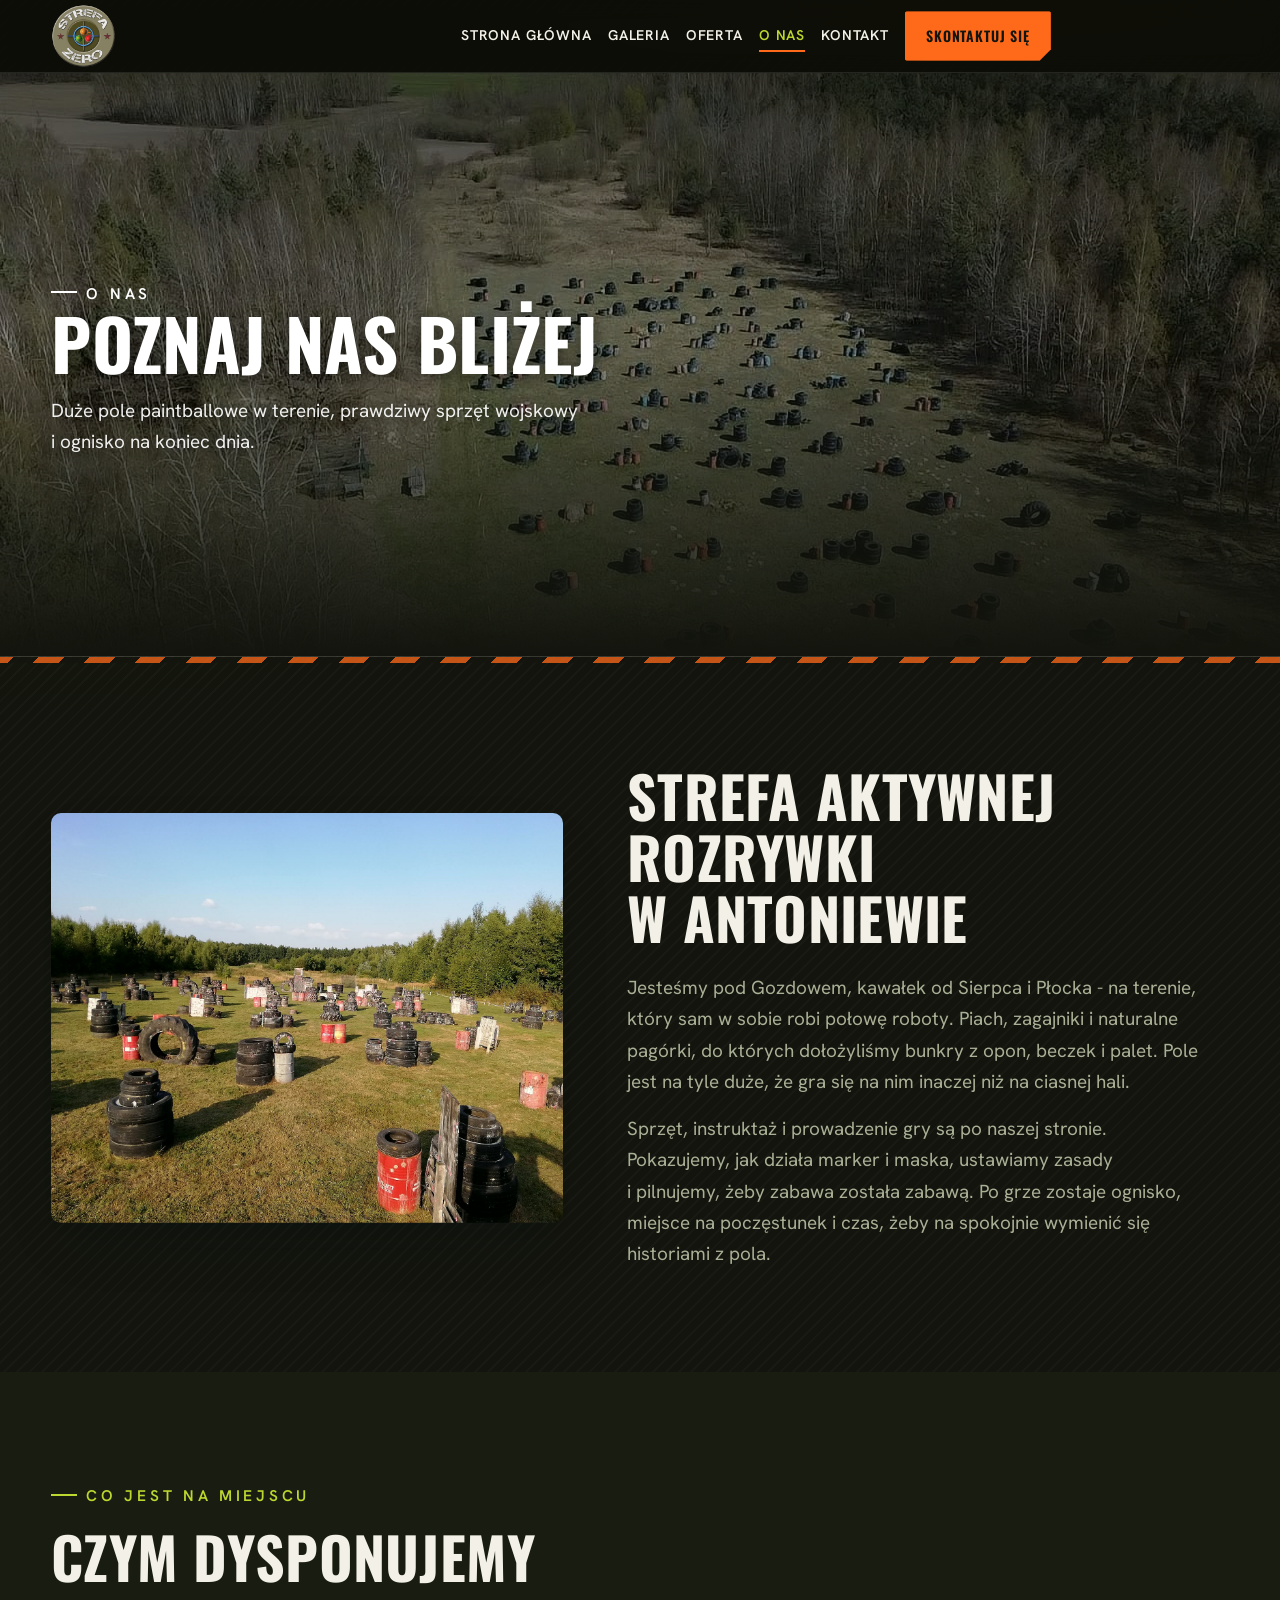
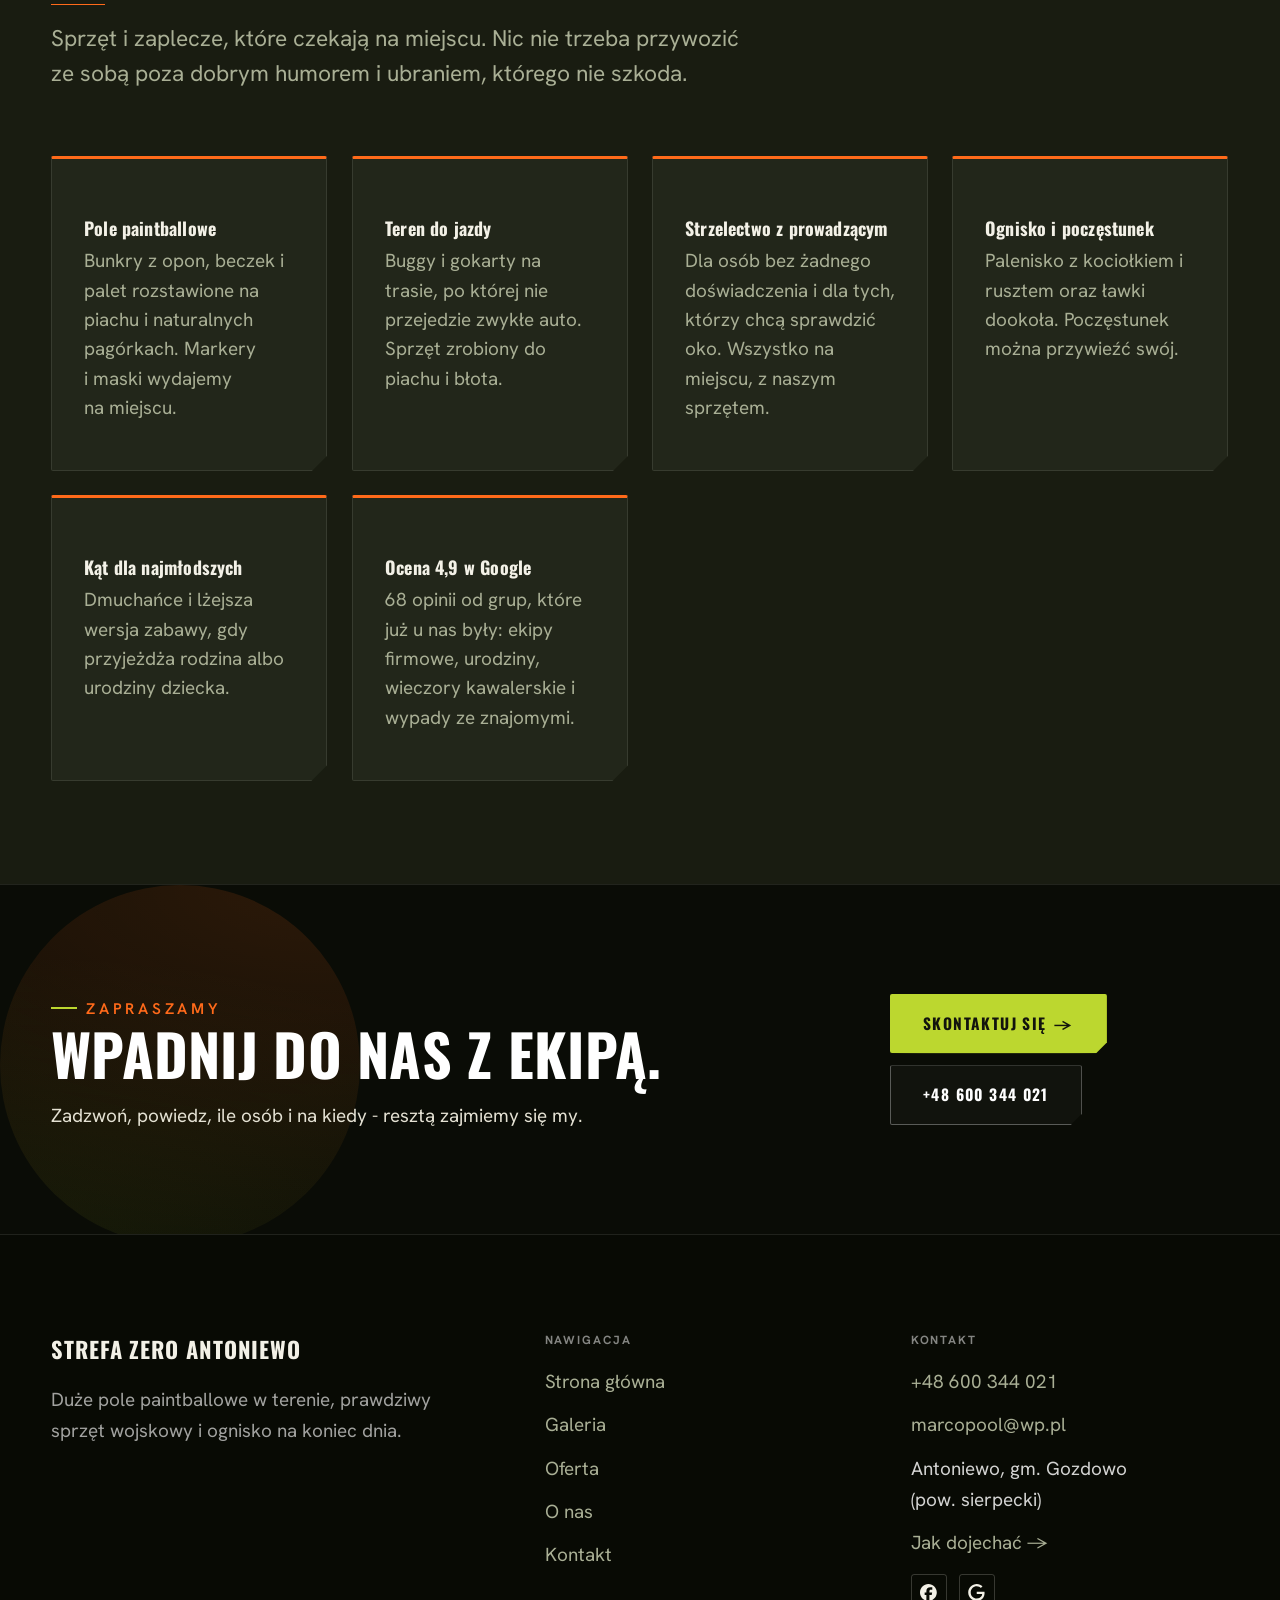
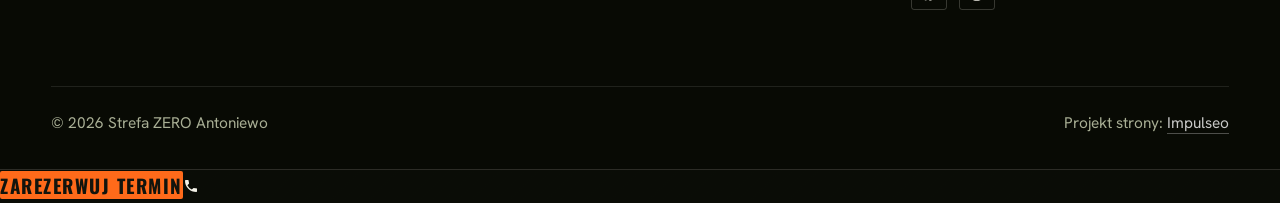
<file: o-nas.html>
<!DOCTYPE html>
<html lang="pl">
<head>
<meta charset="UTF-8">
<meta name="viewport" content="width=device-width, initial-scale=1.0">
<title>O nas - Strefa ZERO Antoniewo</title>
<meta name="description" content="Strefa ZERO Antoniewo - pole paintballowe, jazda w terenie i ognisko w Antoniewie pod Gozdowem. Imprezy firmowe, urodziny, wieczory kawalerskie i wypady ze znajomymi. Zadzwoń i zarezerwuj termin.">
<link rel="canonical" href="https://kris20032.github.io/strefa-zero-antoniewo/o-nas.html">
<meta name="robots" content="noindex, nofollow">
<meta property="og:type" content="website">
<meta property="og:locale" content="pl_PL">
<meta property="og:site_name" content="Strefa ZERO Antoniewo">
<meta property="og:title" content="O nas - Strefa ZERO Antoniewo">
<meta property="og:description" content="Strefa ZERO Antoniewo - pole paintballowe, jazda w terenie i ognisko w Antoniewie pod Gozdowem. Imprezy firmowe, urodziny, wieczory kawalerskie i wypady ze znajomymi. Zadzwoń i zarezerwuj termin.">
<meta property="og:url" content="https://kris20032.github.io/strefa-zero-antoniewo/o-nas.html">
<meta property="og:image" content="https://kris20032.github.io/strefa-zero-antoniewo/img/og.jpg">
<meta property="og:image:width" content="1200">
<meta property="og:image:height" content="630">
<meta name="twitter:card" content="summary_large_image">
<link rel="preconnect" href="https://fonts.googleapis.com">
<link rel="preconnect" href="https://fonts.gstatic.com" crossorigin>
<link href="https://fonts.googleapis.com/css2?family=Oswald:wght@500;600;700&family=Hanken+Grotesk:wght@400;500;600&display=swap" rel="stylesheet">
<link rel="stylesheet" href="assets/styles.css?v=230c31f0">
<link rel="stylesheet" href="assets/paintball.css?v=pb1">
</head>
<body>

<header class="nav">
  <div class="wrap nav-inner">
    <a class="brand brand-has-logo" href="index.html"><img class="brand-logo" src="img/logo.png" alt="Strefa ZERO Antoniewo" width="690" height="681" decoding="async"></a>
    <nav class="nav-links">
      <a href="index.html">Strona główna</a>
      <a href="realizacje.html">Galeria</a>
      <a href="oferta.html">Oferta</a>
      <a href="o-nas.html" class="active" aria-current="page">O nas</a>
      <a href="kontakt.html">Kontakt</a>
      <a href="kontakt.html" class="btn btn-accent">Skontaktuj się</a>
    </nav>
    <button class="nav-toggle" aria-label="Menu"><span></span><span></span><span></span></button>
  </div>
</header>

<main>
<section class="pagehead">
  <img src="img/g6.jpg" alt="Strefa ZERO Antoniewo - Poznaj nas bliżej" width="1600" height="900" decoding="async">
  <div class="wrap">
    <span class="eyebrow">O nas</span>
    <h1>Poznaj nas bliżej</h1>
    <p>Duże pole paintballowe w terenie, prawdziwy sprzęt wojskowy i ognisko na koniec dnia.</p>
  </div>
</section>
<div class="tasma tasma-cienka" aria-hidden="true"></div>
<section>
  <div class="wrap split">
    <div class="split-art reveal"><img src="img/g1.jpg" alt="Strefa ZERO Antoniewo" loading="eager" width="1600" height="1200" decoding="async"></div>
    <div class="split-copy reveal">
      <h2>Strefa aktywnej rozrywki w Antoniewie</h2>
      <p class="muted">Jesteśmy pod Gozdowem, kawałek od Sierpca i Płocka - na terenie, który sam w sobie robi połowę roboty. Piach, zagajniki i naturalne pagórki, do których dołożyliśmy bunkry z opon, beczek i palet. Pole jest na tyle duże, że gra się na nim inaczej niż na ciasnej hali.</p>
      <p class="muted">Sprzęt, instruktaż i prowadzenie gry są po naszej stronie. Pokazujemy, jak działa marker i maska, ustawiamy zasady i pilnujemy, żeby zabawa została zabawą. Po grze zostaje ognisko, miejsce na poczęstunek i czas, żeby na spokojnie wymienić się historiami z pola.</p>
    </div>
  </div>
</section>

<section class="trust">
  <div class="wrap">
    <div class="head reveal">
      <span class="eyebrow">Co jest na miejscu</span>
      <h2>Czym dysponujemy</h2>
      <p>Sprzęt i zaplecze, które czekają na miejscu. Nic nie trzeba przywozić ze sobą poza dobrym humorem i ubraniem, którego nie szkoda.</p>
    </div>
    <div class="trust-grid">
      <div class="trust-card reveal">
        <h3>Pole paintballowe</h3>
        <p>Bunkry z opon, beczek i palet rozstawione na piachu i naturalnych pagórkach. Markery i maski wydajemy na miejscu.</p>
      </div>
      <div class="trust-card reveal">
        <h3>Teren do jazdy</h3>
        <p>Buggy i gokarty na trasie, po której nie przejedzie zwykłe auto. Sprzęt zrobiony do piachu i błota.</p>
      </div>
      <div class="trust-card reveal">
        <h3>Strzelectwo z prowadzącym</h3>
        <p>Dla osób bez żadnego doświadczenia i dla tych, którzy chcą sprawdzić oko. Wszystko na miejscu, z naszym sprzętem.</p>
      </div>
      <div class="trust-card reveal">
        <h3>Ognisko i poczęstunek</h3>
        <p>Palenisko z kociołkiem i rusztem oraz ławki dookoła. Poczęstunek można przywieźć swój.</p>
      </div>
      <div class="trust-card reveal">
        <h3>Kąt dla najmłodszych</h3>
        <p>Dmuchańce i lżejsza wersja zabawy, gdy przyjeżdża rodzina albo urodziny dziecka.</p>
      </div>
      <div class="trust-card reveal">
        <h3>Ocena 4,9 w Google</h3>
        <p>68 opinii od grup, które już u nas były: ekipy firmowe, urodziny, wieczory kawalerskie i wypady ze znajomymi.</p>
      </div>
    </div>
  </div>
</section>

<section class="cta">
  <div class="wrap">
    <div class="reveal">
      <span class="eyebrow">Zapraszamy</span>
      <h2>Wpadnij do nas z ekipą.</h2>
      <p>Zadzwoń, powiedz, ile osób i na kiedy - resztą zajmiemy się my.</p>
    </div>
    <div class="cta-actions reveal">
      <a href="kontakt.html" class="btn btn-light">Skontaktuj się <span class="arr">→</span></a>
      <a href="tel:+48600344021" class="btn btn-ghost btn-ghost-cta">+48 600 344 021</a>
    </div>
  </div>
</section>
</main>

<footer>
  <div class="wrap">
    <div class="foot-grid">
      <div class="foot-brand">
        <div class="name">Strefa ZERO Antoniewo</div>
        <p>Duże pole paintballowe w terenie, prawdziwy sprzęt wojskowy i ognisko na koniec dnia.</p>
      </div>
      <div class="foot-col">
        <h4>Nawigacja</h4>
        <a href="index.html">Strona główna</a>
        <a href="realizacje.html">Galeria</a>
        <a href="oferta.html">Oferta</a>
        <a href="o-nas.html">O nas</a>
        <a href="kontakt.html">Kontakt</a>
      </div>
      <div class="foot-col">
        <h4>Kontakt</h4>
        <a href="tel:+48600344021">+48 600 344 021</a>
        <a href="mailto:marcopool@wp.pl">marcopool@wp.pl</a>
        <p>Antoniewo, gm. Gozdowo (pow. sierpecki)</p>
        <a href="https://maps.google.com/?cid=16425660126870069847&g_mp=Cidnb29nbGUubWFwcy5wbGFjZXMudjEuUGxhY2VzLlNlYXJjaFRleHQQAhgEIAA" target="_blank" rel="noopener">Jak dojechać →</a>
      <div class="foot-soc">
        <a class="soc" href="https://www.facebook.com/strefazeroantoniewo/?locale=pl_PL" target="_blank" rel="noopener" aria-label="Facebook - Strefa ZERO Antoniewo"><svg viewBox="0 0 24 24" aria-hidden="true" focusable="false"><path d="M9.101 23.691v-7.98H6.627v-3.667h2.474v-1.58c0-4.085 1.848-5.978 5.858-5.978.401 0 .955.042 1.468.103a8.68 8.68 0 0 1 1.141.195v3.325a8.623 8.623 0 0 0-.653-.036 26.805 26.805 0 0 0-.733-.009c-.707 0-1.259.096-1.675.309a1.686 1.686 0 0 0-.679.622c-.258.42-.374.995-.374 1.752v1.297h3.919l-.386 2.103-.287 1.564h-3.246v8.245C19.396 23.238 24 18.179 24 12.044c0-6.627-5.373-12-12-12s-12 5.373-12 12c0 5.628 3.874 10.35 9.101 11.647Z" fill="currentColor"/></svg></a>
        <a class="soc" href="https://maps.google.com/?cid=16425660126870069847&g_mp=Cidnb29nbGUubWFwcy5wbGFjZXMudjEuUGxhY2VzLlNlYXJjaFRleHQQAhgEIAA" target="_blank" rel="noopener" aria-label="Google - Strefa ZERO Antoniewo"><svg viewBox="0 0 24 24" aria-hidden="true" focusable="false"><path d="M12.48 10.92v3.28h7.84c-.24 1.84-.853 3.187-1.787 4.133-1.147 1.147-2.933 2.4-6.053 2.4-4.827 0-8.6-3.893-8.6-8.72s3.773-8.72 8.6-8.72c2.6 0 4.507 1.027 5.907 2.347l2.307-2.307C18.747 1.44 16.133 0 12.48 0 5.867 0 .307 5.387.307 12s5.56 12 12.173 12c3.573 0 6.267-1.173 8.373-3.36 2.16-2.16 2.84-5.213 2.84-7.667 0-.76-.053-1.467-.173-2.053H12.48z" fill="currentColor"/></svg></a>
      </div>
      </div>
    </div>
    <div class="foot-bot">
      <span>© 2026 Strefa ZERO Antoniewo</span>
      <span>Projekt strony: <a class="foot-credit" href="https://impulseo.pl" target="_blank" rel="noopener">Impulseo</a></span>
    </div>
  </div>
</footer>
<div class="sticky-reserve"><a class="sr-book" href="kontakt.html">Zarezerwuj termin</a><a class="sr-call" href="tel:+48600344021" aria-label="Zadzwoń"><svg class="ico-tel" width="16" height="16" viewBox="0 0 24 24" fill="none" aria-hidden="true"><path d="M6.6 10.8a15.5 15.5 0 0 0 6.6 6.6l2.2-2.2a1 1 0 0 1 1-.24 11.4 11.4 0 0 0 3.6.58 1 1 0 0 1 1 1V20a1 1 0 0 1-1 1A17 17 0 0 1 3 4a1 1 0 0 1 1-1h3.5a1 1 0 0 1 1 1c0 1.25.2 2.46.58 3.6a1 1 0 0 1-.25 1l-2.23 2.2Z" fill="currentColor"/></svg></a></div>
<div class="demo-wazne" data-do="2026-09-27" data-cykl="3" hidden><svg class="dw-ico" width="13" height="13" viewBox="0 0 24 24" fill="none" aria-hidden="true"><circle cx="12" cy="12" r="8.6" stroke="currentColor" stroke-width="1.8"/><path d="M12 7.2V12l3.3 2" stroke="currentColor" stroke-width="1.8" stroke-linecap="round"/></svg><span class="dw-txt"></span></div>

<script src="assets/main.js"></script>
<script src="assets/paintball.js?v=pb1"></script>
</body>
</html>
</file>
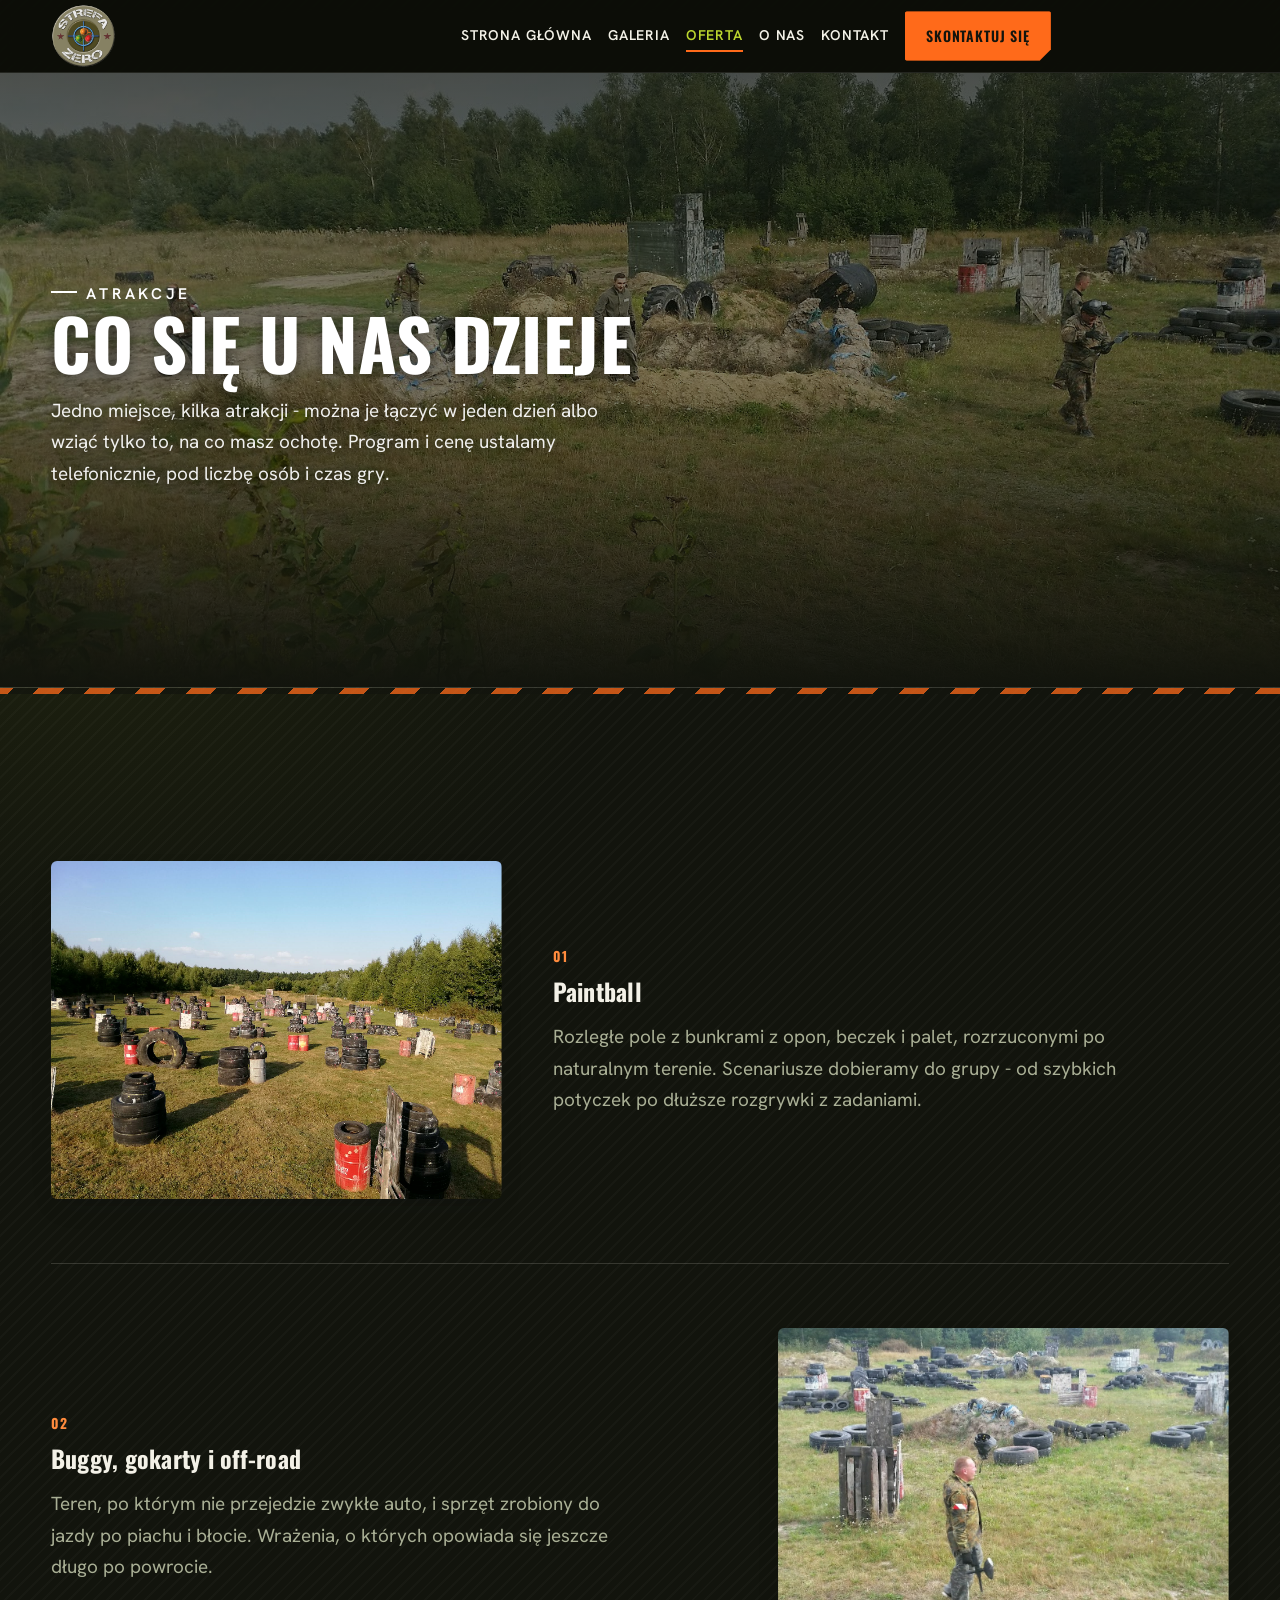
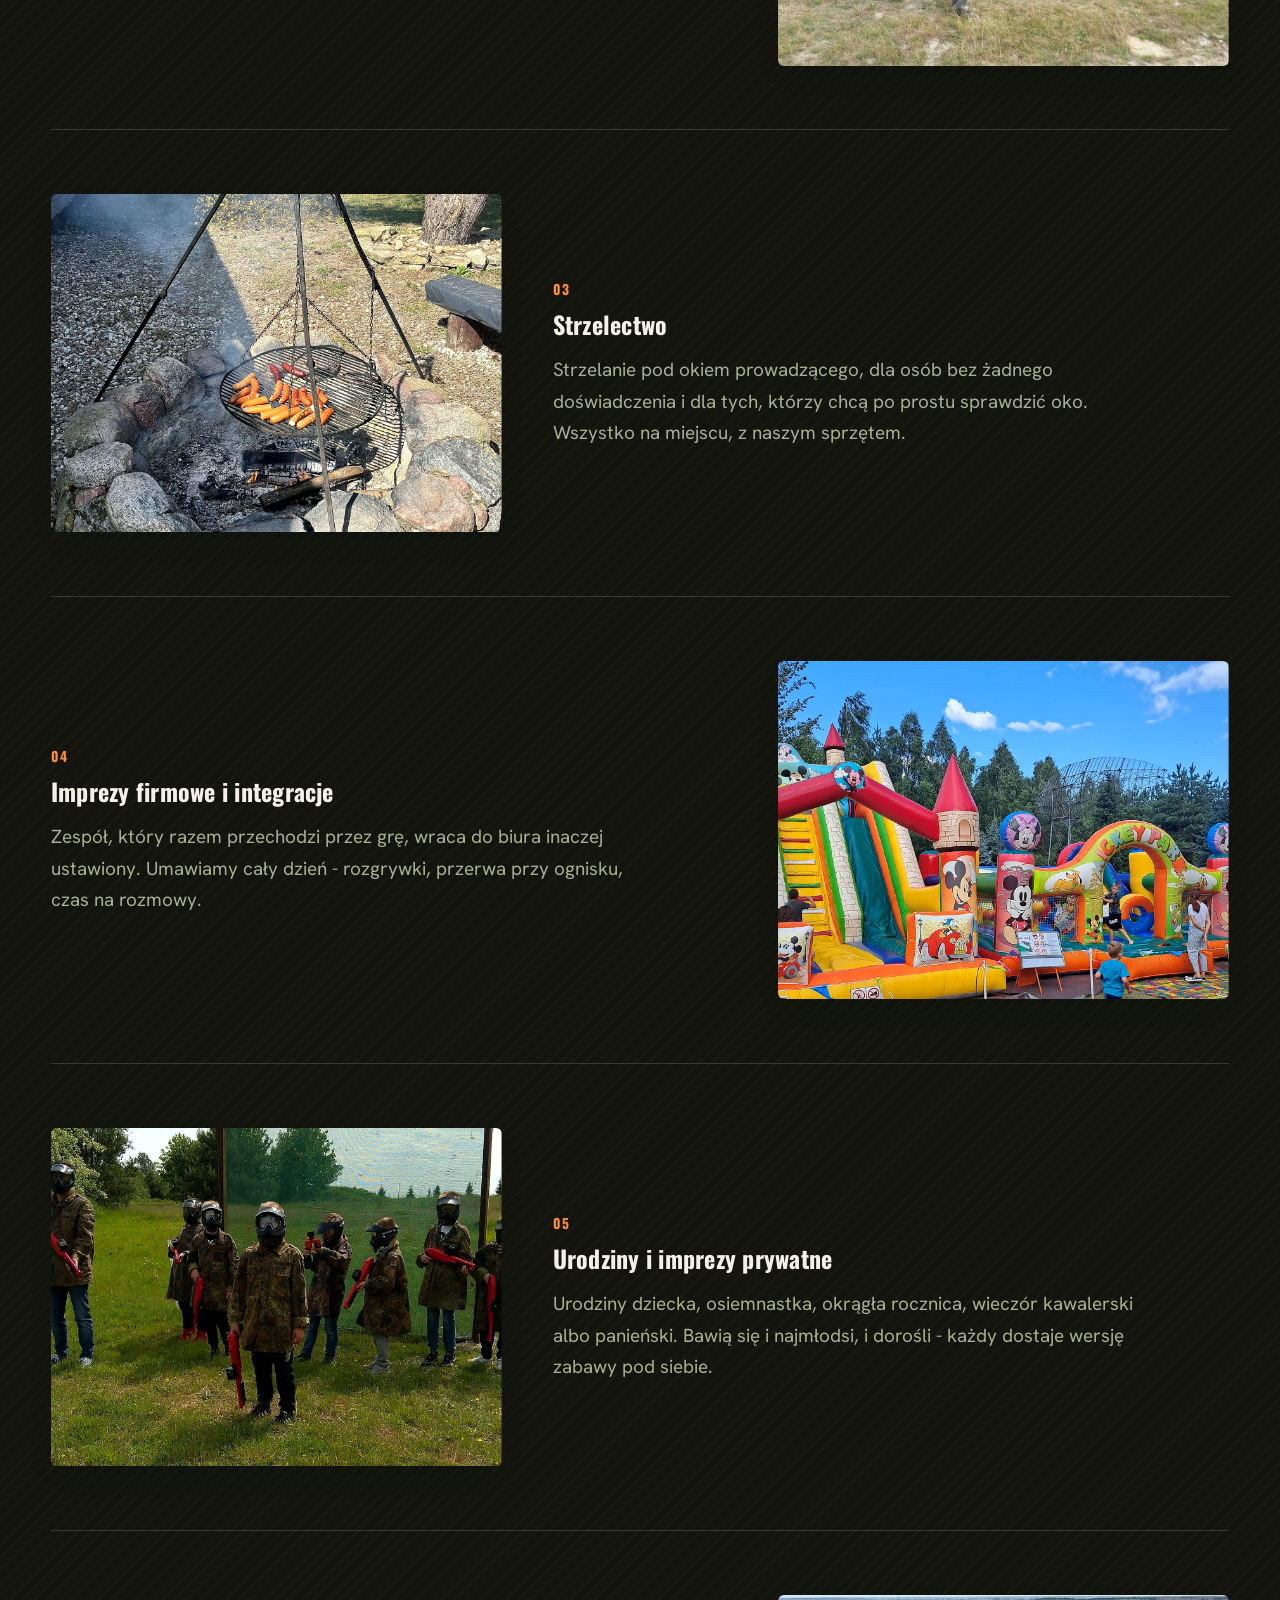
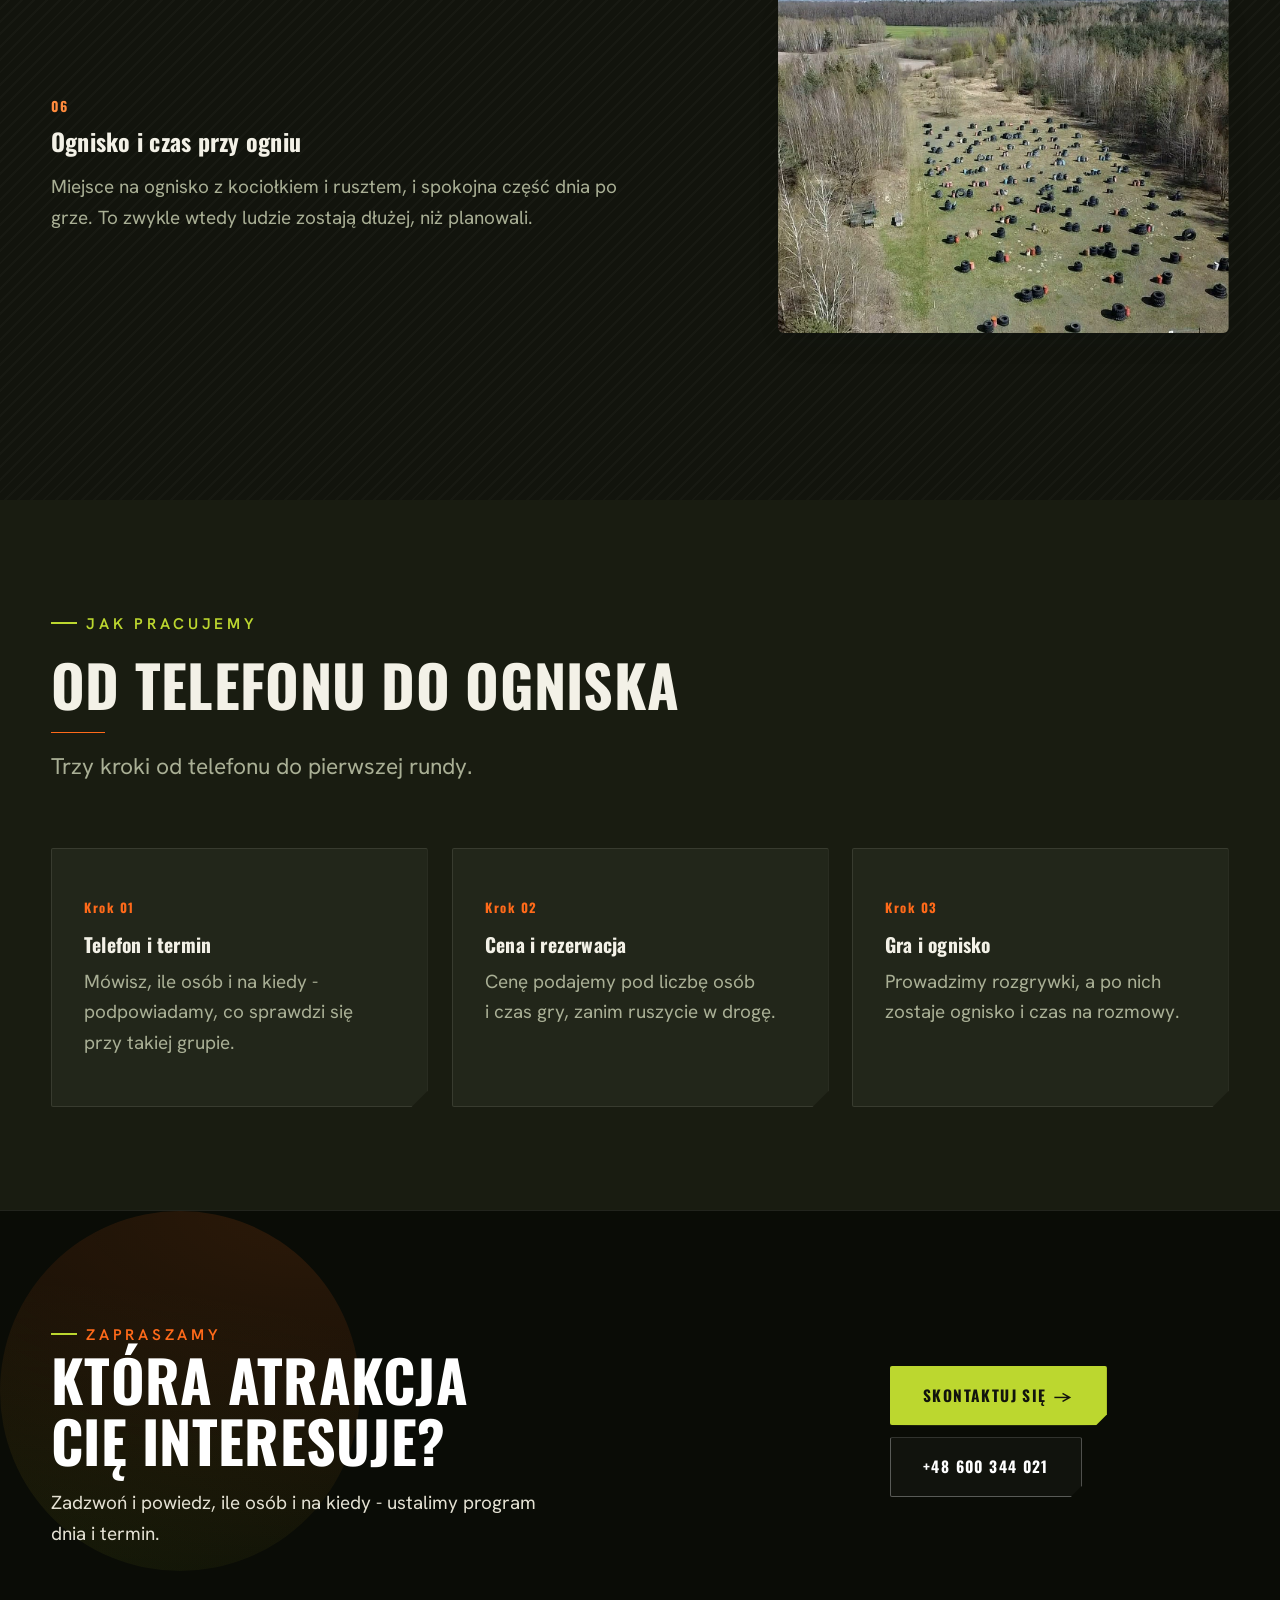
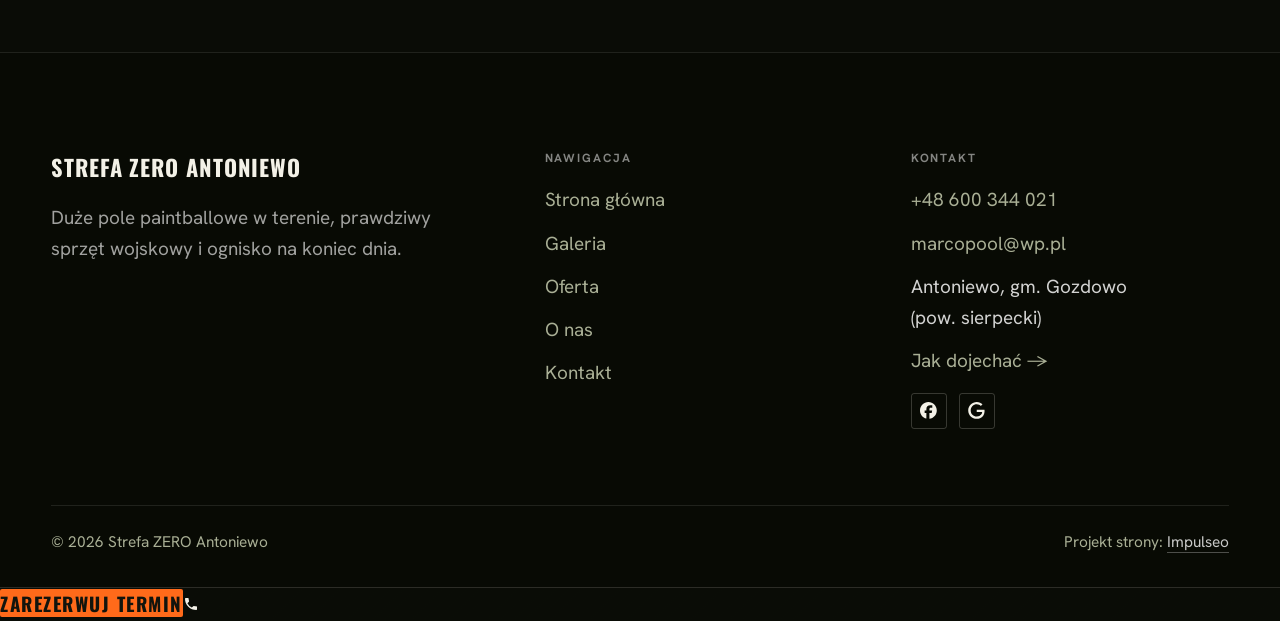
<file: oferta.html>
<!DOCTYPE html>
<html lang="pl">
<head>
<meta charset="UTF-8">
<meta name="viewport" content="width=device-width, initial-scale=1.0">
<title>Oferta - Strefa ZERO Antoniewo</title>
<meta name="description" content="Strefa ZERO Antoniewo - pole paintballowe, jazda w terenie i ognisko w Antoniewie pod Gozdowem. Imprezy firmowe, urodziny, wieczory kawalerskie i wypady ze znajomymi. Zadzwoń i zarezerwuj termin.">
<link rel="canonical" href="https://kris20032.github.io/strefa-zero-antoniewo/oferta.html">
<meta name="robots" content="noindex, nofollow">
<meta property="og:type" content="website">
<meta property="og:locale" content="pl_PL">
<meta property="og:site_name" content="Strefa ZERO Antoniewo">
<meta property="og:title" content="Oferta - Strefa ZERO Antoniewo">
<meta property="og:description" content="Strefa ZERO Antoniewo - pole paintballowe, jazda w terenie i ognisko w Antoniewie pod Gozdowem. Imprezy firmowe, urodziny, wieczory kawalerskie i wypady ze znajomymi. Zadzwoń i zarezerwuj termin.">
<meta property="og:url" content="https://kris20032.github.io/strefa-zero-antoniewo/oferta.html">
<meta property="og:image" content="https://kris20032.github.io/strefa-zero-antoniewo/img/og.jpg">
<meta property="og:image:width" content="1200">
<meta property="og:image:height" content="630">
<meta name="twitter:card" content="summary_large_image">
<link rel="preconnect" href="https://fonts.googleapis.com">
<link rel="preconnect" href="https://fonts.gstatic.com" crossorigin>
<link href="https://fonts.googleapis.com/css2?family=Oswald:wght@500;600;700&family=Hanken+Grotesk:wght@400;500;600&display=swap" rel="stylesheet">
<link rel="stylesheet" href="assets/styles.css?v=230c31f0">
<link rel="stylesheet" href="assets/paintball.css?v=pb1">
</head>
<body>

<header class="nav">
  <div class="wrap nav-inner">
    <a class="brand brand-has-logo" href="index.html"><img class="brand-logo" src="img/logo.png" alt="Strefa ZERO Antoniewo" width="690" height="681" decoding="async"></a>
    <nav class="nav-links">
      <a href="index.html">Strona główna</a>
      <a href="realizacje.html">Galeria</a>
      <a href="oferta.html" class="active" aria-current="page">Oferta</a>
      <a href="o-nas.html">O nas</a>
      <a href="kontakt.html">Kontakt</a>
      <a href="kontakt.html" class="btn btn-accent">Skontaktuj się</a>
    </nav>
    <button class="nav-toggle" aria-label="Menu"><span></span><span></span><span></span></button>
  </div>
</header>

<main>
<section class="pagehead">
  <img src="img/about.jpg" alt="Strefa ZERO Antoniewo - Co się u nas dzieje" width="1600" height="900" decoding="async">
  <div class="wrap">
    <span class="eyebrow">Atrakcje</span>
    <h1>Co się u nas dzieje</h1>
    <p>Jedno miejsce, kilka atrakcji - można je łączyć w jeden dzień albo wziąć tylko to, na co masz ochotę. Program i cenę ustalamy telefonicznie, pod liczbę osób i czas gry.</p>
  </div>
</section>
<div class="tasma tasma-cienka" aria-hidden="true"></div>
<section>
  <div class="wrap">
    <div class="svc-row reveal">
      <div class="svc-row-art"><img src="img/g1.jpg" alt="Paintball" loading="eager" width="1600" height="1200" decoding="async"></div>
      <div>
        <span class="num">01</span>
        <h3>Paintball</h3>
        <p class="muted">Rozległe pole z bunkrami z opon, beczek i palet, rozrzuconymi po naturalnym terenie. Scenariusze dobieramy do grupy - od szybkich potyczek po dłuższe rozgrywki z zadaniami.</p>
      </div>
    </div>
    <div class="svc-row rev reveal">
      <div class="svc-row-art"><img src="img/g2.jpg" alt="Buggy, gokarty i off-road" loading="eager" width="1564" height="864" decoding="async"></div>
      <div>
        <span class="num">02</span>
        <h3>Buggy, gokarty i off-road</h3>
        <p class="muted">Teren, po którym nie przejedzie zwykłe auto, i sprzęt zrobiony do jazdy po piachu i błocie. Wrażenia, o których opowiada się jeszcze długo po powrocie.</p>
      </div>
    </div>
    <div class="svc-row reveal">
      <div class="svc-row-art"><img src="img/g3.jpg" alt="Strzelectwo" loading="lazy" width="1600" height="1066" decoding="async"></div>
      <div>
        <span class="num">03</span>
        <h3>Strzelectwo</h3>
        <p class="muted">Strzelanie pod okiem prowadzącego, dla osób bez żadnego doświadczenia i dla tych, którzy chcą po prostu sprawdzić oko. Wszystko na miejscu, z naszym sprzętem.</p>
      </div>
    </div>
    <div class="svc-row rev reveal">
      <div class="svc-row-art"><img src="img/g4.jpg" alt="Imprezy firmowe i integracje" loading="lazy" width="1600" height="1066" decoding="async"></div>
      <div>
        <span class="num">04</span>
        <h3>Imprezy firmowe i integracje</h3>
        <p class="muted">Zespół, który razem przechodzi przez grę, wraca do biura inaczej ustawiony. Umawiamy cały dzień - rozgrywki, przerwa przy ognisku, czas na rozmowy.</p>
      </div>
    </div>
    <div class="svc-row reveal">
      <div class="svc-row-art"><img src="img/g5.jpg" alt="Urodziny i imprezy prywatne" loading="lazy" width="1600" height="1066" decoding="async"></div>
      <div>
        <span class="num">05</span>
        <h3>Urodziny i imprezy prywatne</h3>
        <p class="muted">Urodziny dziecka, osiemnastka, okrągła rocznica, wieczór kawalerski albo panieński. Bawią się i najmłodsi, i dorośli - każdy dostaje wersję zabawy pod siebie.</p>
      </div>
    </div>
    <div class="svc-row rev reveal">
      <div class="svc-row-art"><img src="img/g6.jpg" alt="Ognisko i czas przy ogniu" loading="lazy" width="1600" height="900" decoding="async"></div>
      <div>
        <span class="num">06</span>
        <h3>Ognisko i czas przy ogniu</h3>
        <p class="muted">Miejsce na ognisko z kociołkiem i rusztem, i spokojna część dnia po grze. To zwykle wtedy ludzie zostają dłużej, niż planowali.</p>
      </div>
    </div>
  </div>
</section>
<section class="trust">
  <div class="wrap">
    <div class="head reveal">
      <span class="eyebrow">Jak pracujemy</span>
      <h2>Od telefonu do ogniska</h2>
      <p>Trzy kroki od telefonu do pierwszej rundy.</p>
    </div>
    <div class="svc-grid">
      <div class="svc reveal"><div class="ic">Krok 01</div><h3>Telefon i termin</h3><p>Mówisz, ile osób i na kiedy - podpowiadamy, co sprawdzi się przy takiej grupie.</p></div>
      <div class="svc reveal"><div class="ic">Krok 02</div><h3>Cena i rezerwacja</h3><p>Cenę podajemy pod liczbę osób i czas gry, zanim ruszycie w drogę.</p></div>
      <div class="svc reveal"><div class="ic">Krok 03</div><h3>Gra i ognisko</h3><p>Prowadzimy rozgrywki, a po nich zostaje ognisko i czas na rozmowy.</p></div>
    </div>
  </div>
</section>
<section class="cta">
  <div class="wrap">
    <div class="reveal">
      <span class="eyebrow">Zapraszamy</span>
      <h2>Która atrakcja Cię interesuje?</h2>
      <p>Zadzwoń i powiedz, ile osób i na kiedy - ustalimy program dnia i termin.</p>
    </div>
    <div class="cta-actions reveal">
      <a href="kontakt.html" class="btn btn-light">Skontaktuj się <span class="arr">→</span></a>
      <a href="tel:+48600344021" class="btn btn-ghost btn-ghost-cta">+48 600 344 021</a>
    </div>
  </div>
</section>
</main>

<footer>
  <div class="wrap">
    <div class="foot-grid">
      <div class="foot-brand">
        <div class="name">Strefa ZERO Antoniewo</div>
        <p>Duże pole paintballowe w terenie, prawdziwy sprzęt wojskowy i ognisko na koniec dnia.</p>
      </div>
      <div class="foot-col">
        <h4>Nawigacja</h4>
        <a href="index.html">Strona główna</a>
        <a href="realizacje.html">Galeria</a>
        <a href="oferta.html">Oferta</a>
        <a href="o-nas.html">O nas</a>
        <a href="kontakt.html">Kontakt</a>
      </div>
      <div class="foot-col">
        <h4>Kontakt</h4>
        <a href="tel:+48600344021">+48 600 344 021</a>
        <a href="mailto:marcopool@wp.pl">marcopool@wp.pl</a>
        <p>Antoniewo, gm. Gozdowo (pow. sierpecki)</p>
        <a href="https://maps.google.com/?cid=16425660126870069847&g_mp=Cidnb29nbGUubWFwcy5wbGFjZXMudjEuUGxhY2VzLlNlYXJjaFRleHQQAhgEIAA" target="_blank" rel="noopener">Jak dojechać →</a>
      <div class="foot-soc">
        <a class="soc" href="https://www.facebook.com/strefazeroantoniewo/?locale=pl_PL" target="_blank" rel="noopener" aria-label="Facebook - Strefa ZERO Antoniewo"><svg viewBox="0 0 24 24" aria-hidden="true" focusable="false"><path d="M9.101 23.691v-7.98H6.627v-3.667h2.474v-1.58c0-4.085 1.848-5.978 5.858-5.978.401 0 .955.042 1.468.103a8.68 8.68 0 0 1 1.141.195v3.325a8.623 8.623 0 0 0-.653-.036 26.805 26.805 0 0 0-.733-.009c-.707 0-1.259.096-1.675.309a1.686 1.686 0 0 0-.679.622c-.258.42-.374.995-.374 1.752v1.297h3.919l-.386 2.103-.287 1.564h-3.246v8.245C19.396 23.238 24 18.179 24 12.044c0-6.627-5.373-12-12-12s-12 5.373-12 12c0 5.628 3.874 10.35 9.101 11.647Z" fill="currentColor"/></svg></a>
        <a class="soc" href="https://maps.google.com/?cid=16425660126870069847&g_mp=Cidnb29nbGUubWFwcy5wbGFjZXMudjEuUGxhY2VzLlNlYXJjaFRleHQQAhgEIAA" target="_blank" rel="noopener" aria-label="Google - Strefa ZERO Antoniewo"><svg viewBox="0 0 24 24" aria-hidden="true" focusable="false"><path d="M12.48 10.92v3.28h7.84c-.24 1.84-.853 3.187-1.787 4.133-1.147 1.147-2.933 2.4-6.053 2.4-4.827 0-8.6-3.893-8.6-8.72s3.773-8.72 8.6-8.72c2.6 0 4.507 1.027 5.907 2.347l2.307-2.307C18.747 1.44 16.133 0 12.48 0 5.867 0 .307 5.387.307 12s5.56 12 12.173 12c3.573 0 6.267-1.173 8.373-3.36 2.16-2.16 2.84-5.213 2.84-7.667 0-.76-.053-1.467-.173-2.053H12.48z" fill="currentColor"/></svg></a>
      </div>
      </div>
    </div>
    <div class="foot-bot">
      <span>© 2026 Strefa ZERO Antoniewo</span>
      <span>Projekt strony: <a class="foot-credit" href="https://impulseo.pl" target="_blank" rel="noopener">Impulseo</a></span>
    </div>
  </div>
</footer>
<div class="sticky-reserve"><a class="sr-book" href="kontakt.html">Zarezerwuj termin</a><a class="sr-call" href="tel:+48600344021" aria-label="Zadzwoń"><svg class="ico-tel" width="16" height="16" viewBox="0 0 24 24" fill="none" aria-hidden="true"><path d="M6.6 10.8a15.5 15.5 0 0 0 6.6 6.6l2.2-2.2a1 1 0 0 1 1-.24 11.4 11.4 0 0 0 3.6.58 1 1 0 0 1 1 1V20a1 1 0 0 1-1 1A17 17 0 0 1 3 4a1 1 0 0 1 1-1h3.5a1 1 0 0 1 1 1c0 1.25.2 2.46.58 3.6a1 1 0 0 1-.25 1l-2.23 2.2Z" fill="currentColor"/></svg></a></div>
<div class="demo-wazne" data-do="2026-09-27" data-cykl="3" hidden><svg class="dw-ico" width="13" height="13" viewBox="0 0 24 24" fill="none" aria-hidden="true"><circle cx="12" cy="12" r="8.6" stroke="currentColor" stroke-width="1.8"/><path d="M12 7.2V12l3.3 2" stroke="currentColor" stroke-width="1.8" stroke-linecap="round"/></svg><span class="dw-txt"></span></div>

<script src="assets/main.js"></script>
<script src="assets/paintball.js?v=pb1"></script>
</body>
</html>
</file>
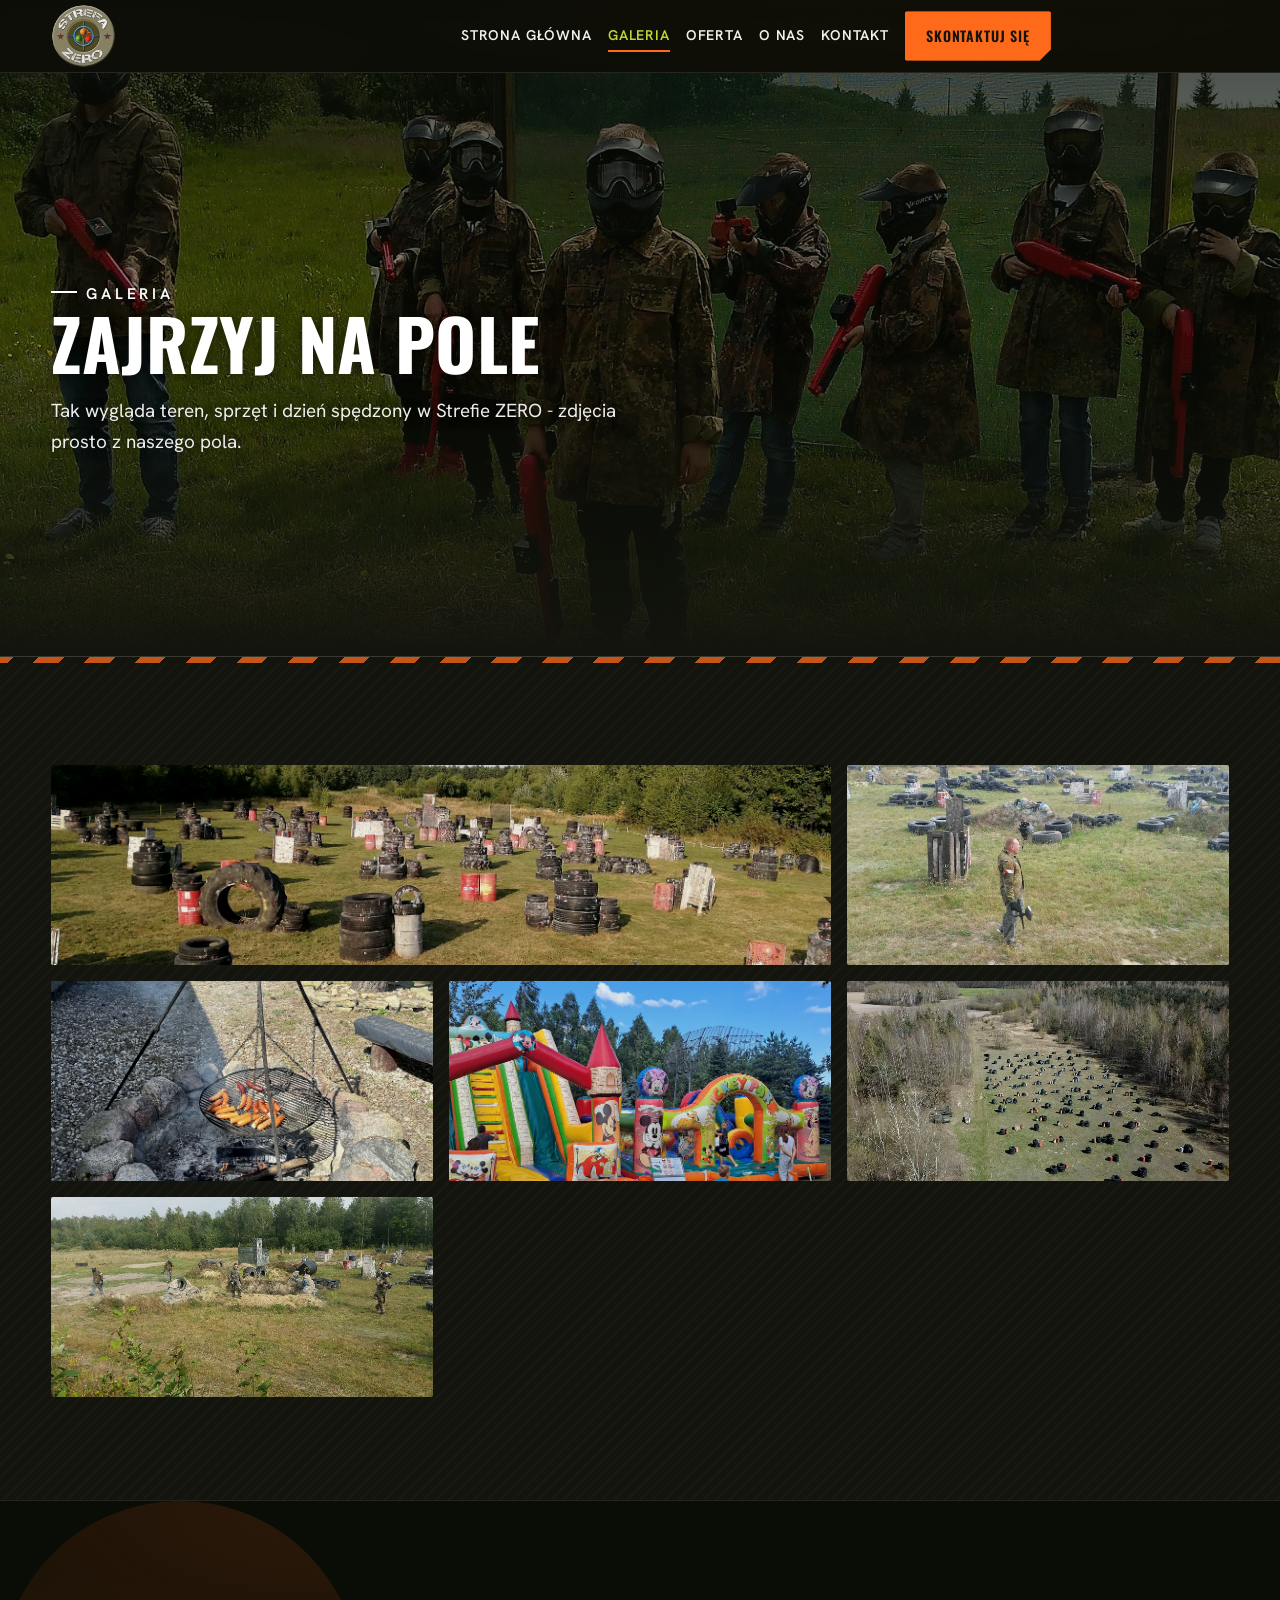
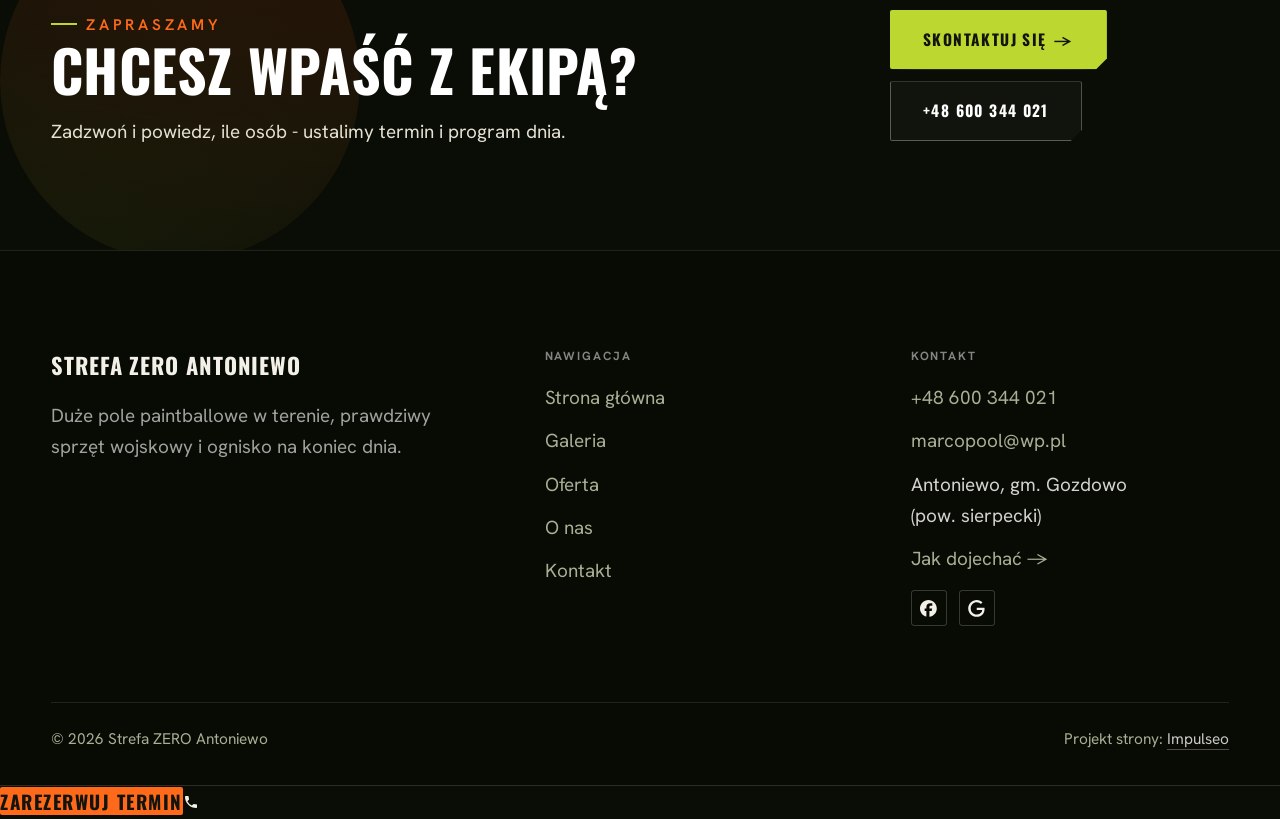
<file: realizacje.html>
<!DOCTYPE html>
<html lang="pl">
<head>
<meta charset="UTF-8">
<meta name="viewport" content="width=device-width, initial-scale=1.0">
<title>Galeria - Strefa ZERO Antoniewo</title>
<meta name="description" content="Galeria Strefa ZERO Antoniewo: Gracze w akcji, Pole paintballowe, Na pozycji, Ognisko po grze, Coś dla najmłodszych">
<link rel="canonical" href="https://kris20032.github.io/strefa-zero-antoniewo/realizacje.html">
<meta name="robots" content="noindex, nofollow">
<meta property="og:type" content="website">
<meta property="og:locale" content="pl_PL">
<meta property="og:site_name" content="Strefa ZERO Antoniewo">
<meta property="og:title" content="Galeria - Strefa ZERO Antoniewo">
<meta property="og:description" content="Galeria Strefa ZERO Antoniewo: Gracze w akcji, Pole paintballowe, Na pozycji, Ognisko po grze, Coś dla najmłodszych">
<meta property="og:url" content="https://kris20032.github.io/strefa-zero-antoniewo/realizacje.html">
<meta property="og:image" content="https://kris20032.github.io/strefa-zero-antoniewo/img/og.jpg">
<meta property="og:image:width" content="1200">
<meta property="og:image:height" content="630">
<meta name="twitter:card" content="summary_large_image">
<link rel="preconnect" href="https://fonts.googleapis.com">
<link rel="preconnect" href="https://fonts.gstatic.com" crossorigin>
<link href="https://fonts.googleapis.com/css2?family=Oswald:wght@500;600;700&family=Hanken+Grotesk:wght@400;500;600&display=swap" rel="stylesheet">
<link rel="stylesheet" href="assets/styles.css?v=230c31f0">
<link rel="stylesheet" href="assets/paintball.css?v=pb1">
</head>
<body>

<header class="nav">
  <div class="wrap nav-inner">
    <a class="brand brand-has-logo" href="index.html"><img class="brand-logo" src="img/logo.png" alt="Strefa ZERO Antoniewo" width="690" height="681" decoding="async"></a>
    <nav class="nav-links">
      <a href="index.html">Strona główna</a>
      <a href="realizacje.html" class="active" aria-current="page">Galeria</a>
      <a href="oferta.html">Oferta</a>
      <a href="o-nas.html">O nas</a>
      <a href="kontakt.html">Kontakt</a>
      <a href="kontakt.html" class="btn btn-accent">Skontaktuj się</a>
    </nav>
    <button class="nav-toggle" aria-label="Menu"><span></span><span></span><span></span></button>
  </div>
</header>

<main>
<section class="pagehead">
  <img src="img/g5.jpg" alt="Strefa ZERO Antoniewo - Zajrzyj na pole" width="1600" height="1066" decoding="async">
  <div class="wrap">
    <span class="eyebrow">Galeria</span>
    <h1>Zajrzyj na pole</h1>
    <p>Tak wygląda teren, sprzęt i dzień spędzony w Strefie ZERO - zdjęcia prosto z naszego pola.</p>
  </div>
</section>
<div class="tasma tasma-cienka" aria-hidden="true"></div>
<section>
  <div class="wrap">
    <div class="gallery">
      <div class="tile t-two3 reveal"><img src="img/g1.jpg" alt="Strefa ZERO Antoniewo" loading="eager" width="1600" height="1200" decoding="async"></div>
      <div class="tile t-third reveal"><img src="img/g2.jpg" alt="Strefa ZERO Antoniewo" loading="eager" width="1564" height="864" decoding="async"></div>
      <div class="tile t-third reveal"><img src="img/g3.jpg" alt="Strefa ZERO Antoniewo" loading="eager" width="1600" height="1066" decoding="async"></div>
      <div class="tile t-third reveal"><img src="img/g4.jpg" alt="Strefa ZERO Antoniewo" loading="eager" width="1600" height="1066" decoding="async"></div>
      <div class="tile t-third reveal"><img src="img/g6.jpg" alt="Strefa ZERO Antoniewo" loading="lazy" width="1600" height="900" decoding="async"></div>
      <div class="tile t-third reveal"><img src="img/about.jpg" alt="Strefa ZERO Antoniewo" loading="lazy" width="1600" height="900" decoding="async"></div>
    </div>
  </div>
</section>
<section class="cta">
  <div class="wrap">
    <div class="reveal">
      <span class="eyebrow">Zapraszamy</span>
      <h2>Chcesz wpaść z ekipą?</h2>
      <p>Zadzwoń i powiedz, ile osób - ustalimy termin i program dnia.</p>
    </div>
    <div class="cta-actions reveal">
      <a href="kontakt.html" class="btn btn-light">Skontaktuj się <span class="arr">→</span></a>
      <a href="tel:+48600344021" class="btn btn-ghost btn-ghost-cta">+48 600 344 021</a>
    </div>
  </div>
</section>
</main>

<footer>
  <div class="wrap">
    <div class="foot-grid">
      <div class="foot-brand">
        <div class="name">Strefa ZERO Antoniewo</div>
        <p>Duże pole paintballowe w terenie, prawdziwy sprzęt wojskowy i ognisko na koniec dnia.</p>
      </div>
      <div class="foot-col">
        <h4>Nawigacja</h4>
        <a href="index.html">Strona główna</a>
        <a href="realizacje.html">Galeria</a>
        <a href="oferta.html">Oferta</a>
        <a href="o-nas.html">O nas</a>
        <a href="kontakt.html">Kontakt</a>
      </div>
      <div class="foot-col">
        <h4>Kontakt</h4>
        <a href="tel:+48600344021">+48 600 344 021</a>
        <a href="mailto:marcopool@wp.pl">marcopool@wp.pl</a>
        <p>Antoniewo, gm. Gozdowo (pow. sierpecki)</p>
        <a href="https://maps.google.com/?cid=16425660126870069847&g_mp=Cidnb29nbGUubWFwcy5wbGFjZXMudjEuUGxhY2VzLlNlYXJjaFRleHQQAhgEIAA" target="_blank" rel="noopener">Jak dojechać →</a>
      <div class="foot-soc">
        <a class="soc" href="https://www.facebook.com/strefazeroantoniewo/?locale=pl_PL" target="_blank" rel="noopener" aria-label="Facebook - Strefa ZERO Antoniewo"><svg viewBox="0 0 24 24" aria-hidden="true" focusable="false"><path d="M9.101 23.691v-7.98H6.627v-3.667h2.474v-1.58c0-4.085 1.848-5.978 5.858-5.978.401 0 .955.042 1.468.103a8.68 8.68 0 0 1 1.141.195v3.325a8.623 8.623 0 0 0-.653-.036 26.805 26.805 0 0 0-.733-.009c-.707 0-1.259.096-1.675.309a1.686 1.686 0 0 0-.679.622c-.258.42-.374.995-.374 1.752v1.297h3.919l-.386 2.103-.287 1.564h-3.246v8.245C19.396 23.238 24 18.179 24 12.044c0-6.627-5.373-12-12-12s-12 5.373-12 12c0 5.628 3.874 10.35 9.101 11.647Z" fill="currentColor"/></svg></a>
        <a class="soc" href="https://maps.google.com/?cid=16425660126870069847&g_mp=Cidnb29nbGUubWFwcy5wbGFjZXMudjEuUGxhY2VzLlNlYXJjaFRleHQQAhgEIAA" target="_blank" rel="noopener" aria-label="Google - Strefa ZERO Antoniewo"><svg viewBox="0 0 24 24" aria-hidden="true" focusable="false"><path d="M12.48 10.92v3.28h7.84c-.24 1.84-.853 3.187-1.787 4.133-1.147 1.147-2.933 2.4-6.053 2.4-4.827 0-8.6-3.893-8.6-8.72s3.773-8.72 8.6-8.72c2.6 0 4.507 1.027 5.907 2.347l2.307-2.307C18.747 1.44 16.133 0 12.48 0 5.867 0 .307 5.387.307 12s5.56 12 12.173 12c3.573 0 6.267-1.173 8.373-3.36 2.16-2.16 2.84-5.213 2.84-7.667 0-.76-.053-1.467-.173-2.053H12.48z" fill="currentColor"/></svg></a>
      </div>
      </div>
    </div>
    <div class="foot-bot">
      <span>© 2026 Strefa ZERO Antoniewo</span>
      <span>Projekt strony: <a class="foot-credit" href="https://impulseo.pl" target="_blank" rel="noopener">Impulseo</a></span>
    </div>
  </div>
</footer>
<div class="sticky-reserve"><a class="sr-book" href="kontakt.html">Zarezerwuj termin</a><a class="sr-call" href="tel:+48600344021" aria-label="Zadzwoń"><svg class="ico-tel" width="16" height="16" viewBox="0 0 24 24" fill="none" aria-hidden="true"><path d="M6.6 10.8a15.5 15.5 0 0 0 6.6 6.6l2.2-2.2a1 1 0 0 1 1-.24 11.4 11.4 0 0 0 3.6.58 1 1 0 0 1 1 1V20a1 1 0 0 1-1 1A17 17 0 0 1 3 4a1 1 0 0 1 1-1h3.5a1 1 0 0 1 1 1c0 1.25.2 2.46.58 3.6a1 1 0 0 1-.25 1l-2.23 2.2Z" fill="currentColor"/></svg></a></div>
<div class="demo-wazne" data-do="2026-09-27" data-cykl="3" hidden><svg class="dw-ico" width="13" height="13" viewBox="0 0 24 24" fill="none" aria-hidden="true"><circle cx="12" cy="12" r="8.6" stroke="currentColor" stroke-width="1.8"/><path d="M12 7.2V12l3.3 2" stroke="currentColor" stroke-width="1.8" stroke-linecap="round"/></svg><span class="dw-txt"></span></div>

<script src="assets/main.js"></script>
<script src="assets/paintball.js?v=pb1"></script>
</body>
</html>
</file>
<file: assets/styles.css>
/* ============================================================
   STOLBASZ — premium, architektoniczny B2B fit-out
   Jasna paleta, zero brązu. System wg premium-web-craft.
   Projekt strony: Impulseo (impulseo.pl)
   ============================================================ */

:root{
  /* PALETA — jasna, architektoniczna, chłodna */
  --paper:#12140D;          /* główne tło - oliwkowa czerń poligonu */
  --paper-2:#191C11;        /* sekcje alternatywne */
  --paper-3:#22261A;        /* karty i wypełnienia */
  --ink:#F3F1E7;            /* tekst główny - kość */
  --ink-soft:#E4E1D3;       /* nagłówki drugorzędne */
  --muted:#A9AF95;          /* tekst poboczny */
  --line:rgba(243,241,231,.16);/* hairline */
  --accent:#FF6A1A;         /* pomarańcz kulki paintballowej */
  --accent-d:#FF8B3D;
  --accent-soft:rgba(255,106,26,.13);
  --lime:#BCD72F;           /* limonka z logo - drugi akcent */
  --dark:#0A0C06;           /* sekcje najciemniejsze (stopka/CTA) */

  /* HOVER ZDJĘĆ — JEDEN standard dla całego silnika (decyzja K. 04.08.2026, artefakt z wariantami).
     AKTUALNE (K.+Szymon 09.08.2026, wybór z artefaktu 6 wariantów): zoom 1.05 przy 1.4s -
     przy tak długim czasie mocniejszy kadr NIE skacze, tylko „oddycha". Poprzedni standard
     (1.02 / .55s z 04.08) odbierany jako dynamiczny i szybki.
     Spoczynek lekko przygaszony, ale TYLKO tam, gdzie jest mysz (@media hover:hover) —
     na telefonie zdjęcia zostają w pełnej jasności. */
  --img-zoom:1.05;                   /* K.+Szymon 09.08: wariant F z artefaktu porównawczego */
  --img-rest:brightness(.95) saturate(.99);
  --img-hot:brightness(1.06) saturate(1.05);
  --img-dur:1.4s;                    /* K.+Szymon 09.08 (wariant F): powoli = elegancko */
  --img-ease:cubic-bezier(.16,.84,.44,1);  /* miękki ogon, efekt „oddychania" */

  /* ODSTĘPY — skala 4/8 */
  --space-1:4px; --space-2:8px; --space-3:12px; --space-4:16px; --space-5:24px;
  --space-6:32px; --space-7:48px; --space-8:64px; --space-9:96px; --space-10:128px;

  /* TYPOGRAFIA — fluid clamp() (skala podbita 16.07.2026: większe, czytelniejsze litery — uwaga Adama) */
  --text-sm:clamp(.9rem,.87rem + .12vw,1rem);
  --text-base:clamp(1.08rem,1.04rem + .18vw,1.2rem);
  --text-lg:clamp(1.24rem,1.15rem + .34vw,1.44rem);
  --text-h3:clamp(1.34rem,1.22rem + .55vw,1.66rem);
  --text-h2:clamp(2.1rem,1.66rem + 2.1vw,3.1rem);
  --text-h1:clamp(2.9rem,2.1rem + 4vw,5.1rem);

  /* PROMIENIE — architektoniczne, raczej ostre */
  --r-sm:3px; --r-md:6px; --r-lg:10px;

  /* RUCH */
  --ease:cubic-bezier(.25,.46,.45,.94); --dur:.24s;

  /* CIENIE — miękkie, warstwowe */
  --sh-sm:0 1px 2px rgba(16,24,32,.04), 0 2px 8px rgba(16,24,32,.05);
  --sh-md:0 2px 6px rgba(16,24,32,.05), 0 12px 28px -8px rgba(16,24,32,.12);
  --sh-lg:0 6px 14px rgba(16,24,32,.07), 0 26px 56px -18px rgba(16,24,32,.22);

  --hairline:1px solid var(--line);

  --font-display:'Oswald','Hanken Grotesk',sans-serif;
  --font-body:'Hanken Grotesk',sans-serif;
}

*{box-sizing:border-box;margin:0;padding:0}
html{scroll-behavior:smooth}
body{
  font-family:var(--font-body);
  font-size:var(--text-base);
  line-height:1.65;
  color:var(--ink);
  background:var(--paper);
  -webkit-font-smoothing:antialiased;
  text-rendering:optimizeLegibility;
}
img{max-width:100%;height:auto;display:block}  /* height:auto = width/height z atrybutów trzyma proporcje (TOP#12) */
a{color:inherit;text-decoration:none}

.wrap{width:min(92%,1180px);margin-inline:auto}
section{padding-block:clamp(52px,6.5vw,96px)}

h1,h2,h3{font-family:var(--font-display);font-weight:700;line-height:1.08;letter-spacing:-.02em;color:var(--ink)}
h1{font-size:var(--text-h1);letter-spacing:-.035em}
h2{font-size:var(--text-h2);letter-spacing:-.025em}
h3{font-size:var(--text-h3)}
/* MIARA — długość wiersza. WCAG 2.2 SC 1.4.8: max 80 znaków; Butterick: 45–90.
   68ch daje realnie 72–78 znaków polskiego tekstu, czyli z zapasem pod granicą.
   Wcześniej limit miał TYLKO <p> — <li>, <blockquote> i <dd> nie miały żadnego,
   i to jedyny powód, dla którego 23 bloki na dwóch oddanych stronach jadą po
   83–106 znaków w wierszu (pomiar 07.08.2026, bramka `miara`).
   ⚠️ Listy i definicje ograniczamy TYLKO bez klasy: `ul`/`ol` z klasą to u nas
   układ (siatki kafli, menu), a nie tekst ciągły — tam miarę wyznacza układ. */
/* 60ch, nie 68ch (K. 10.08): po zmianie fontów na węższe kroje (DM Sans i spółka)
   w 68ch mieściło się ~90 znaków - bramka pikselowa słusznie zgłaszała przekroczenie
   granicy 80. Pomiar na żywej przeglądarce: 60ch = 90 znaków, 53ch = ~78 znaków, czyli normę WCAG 1.4.8. */
:root{ --miara:53ch }
p{max-width:min(100%,var(--miara))}
blockquote,
ul:not([class])>li, ol:not([class])>li,
dl:not([class])>dd{max-width:min(100%,var(--miara))}

/* ⚠️ Świadomie BEZ wyjątku `.tile p,.card p,.svc p{max-width:none}`, choć nasuwa się sam:
   te akapity BYŁY już ograniczone (stare `p{max-width:65ch}`), więc „wyjątek" nie odblokowałby
   niczego nowego — tylko ROZLUŹNIŁ stan sprzed zmiany na wszystkich demach naraz.
   `figcaption` żadna z reguł wyżej nie dotyczy, więc też nie potrzebuje zwolnienia. */

/* ŁAMANIE. `balance` wyrównuje długości wierszy w nagłówku, `pretty` pilnuje ostatniego
   wiersza akapitu, żeby nie został w nim jeden wyraz. Obsługiwane od Chrome 117 /
   Safari 17.5; starsze przeglądarki po prostu ignorują tę własność.
   `text-wrap:pretty` nie występowało dotąd ANI RAZ w silniku ani w repo klientów. */
h1,h2,h3,.lead,.lede{text-wrap:balance}
p,li,blockquote,dd{text-wrap:pretty}

.eyebrow{
  font-family:var(--font-body);
  font-size:var(--text-sm);
  font-weight:600;
  letter-spacing:.18em;
  text-transform:uppercase;
  color:var(--accent);
  display:inline-flex;align-items:center;gap:var(--space-3);
}
/* flex:none + margin-top = kreska trzyma się PIERWSZEJ linii. Wcześniej align-items:center
   centrowało ją względem całego bloku i przy zawinięciu (długi kicker typu
   „…WNĘTRZ · LESZNO · OD 2019") druga linia lądowała z brzydkim wcięciem. */
.eyebrow{align-items:flex-start}
.eyebrow>*,.eyebrow{text-wrap:balance}   /* dlugi kicker lamal sie na sierote typu samo „2019" w drugiej linii */
.eyebrow::before{content:"";width:28px;height:1px;background:var(--accent);display:inline-block;flex:none;margin-top:.62em}

.muted{color:var(--muted)}
.lead{font-size:var(--text-lg);line-height:1.55;color:var(--ink-soft);max-width:50ch}

/* ---------- BUTTONS ---------- */
.btn{
  display:inline-flex;align-items:center;gap:var(--space-2);
  font-weight:600;font-size:var(--text-sm);letter-spacing:.02em;
  padding:var(--space-4) var(--space-6);
  border-radius:var(--r-sm);
  transition:transform var(--dur) var(--ease),box-shadow var(--dur) var(--ease),background var(--dur) var(--ease);
  cursor:pointer;border:1px solid transparent;
}
.btn-accent{background:var(--accent);color:#fff;box-shadow:var(--sh-sm)}
.btn-accent:hover{background:var(--accent-d);transform:translateY(-2px);box-shadow:var(--sh-md)}
.btn-accent:active{transform:translateY(0);box-shadow:var(--sh-sm)}
.btn-ghost{background:transparent;color:var(--ink);border-color:var(--line)}
.btn-ghost:hover{border-color:var(--accent);color:var(--accent);transform:translateY(-2px)}
.btn-light{background:#fff;color:var(--ink);box-shadow:var(--sh-sm)}
.btn-light:hover{transform:translateY(-2px);box-shadow:var(--sh-md)}
.btn .arr{transition:transform var(--dur) var(--ease)}
.btn:hover .arr{transform:translateX(4px)}

/* ---------- NAV ---------- */
.nav{
  position:sticky;top:0;z-index:50;
  background:color-mix(in srgb,var(--paper) 88%,transparent);
  backdrop-filter:saturate(140%) blur(10px);
  border-bottom:var(--hairline);
}
.nav-inner{display:flex;align-items:center;justify-content:space-between;gap:var(--space-5);height:72px}
/* ANTY-NACHODZENIE (K. 05.08.2026): długa nazwa firmy + przycisk z pełnym numerem nie mieściły się w pasku
   i flex ściskał linki PONIŻEJ ich treści - "Kontakt" wchodził na ramkę "Zadzwoń +48 ...". Teraz ustępuje
   nazwa marki (skrót wielokropkiem), a menu i przycisk nigdy się nie kurczą ani nie zachodzą na siebie. */
.brand{display:flex;flex-direction:column;line-height:1;min-width:0;flex:0 1 auto}
.brand .name{font-family:var(--font-display);font-weight:800;font-size:1.35rem;letter-spacing:.04em;white-space:nowrap;overflow:hidden;text-overflow:ellipsis}
.brand .sub{font-size:.62rem;letter-spacing:.34em;text-transform:uppercase;color:var(--muted);margin-top:5px;white-space:nowrap;overflow:hidden;text-overflow:ellipsis}
.nav-links{display:flex;align-items:center;gap:var(--space-6);flex:0 0 auto}
.nav-links a{font-size:var(--text-sm);font-weight:500;color:var(--ink-soft);position:relative;padding-block:4px;white-space:nowrap;transition:color var(--dur) var(--ease)}
.nav-links a::after{content:"";position:absolute;left:0;bottom:0;width:0;height:1.5px;background:var(--accent);transition:width var(--dur) var(--ease)}
.nav-links a:hover,.nav-links a.active{color:var(--ink)}
.nav-links a:hover::after,.nav-links a.active::after{width:100%}
.nav-links .btn{padding:var(--space-2) var(--space-5)}
/* przyciski w nav: właściwy kolor (przebij .nav-links a) + bez podkreślenia */
.nav-links a.btn-accent{color:#fff}
.nav-links a.btn-ghost,.nav-links a.btn-light{color:var(--ink)}
/* CTA w pasku: NIE podkreślenie spod linków menu, ale ten sam przelatujący błysk,
   co na wszystkich innych przyciskach (zgłoszenie K. 13.08.2026 - „na hero jest efekt
   światła przechodzącego przez przycisk, na navbarze go nie ma, a mają być identyczne").
   Reguła `.nav-links a::after` jest silniejsza od `.btn::after`, więc trzeba jej
   geometrię wyzerować i wpisać połysk z nazwy - samo `display:none` gasiło efekt. */
.nav-links a.btn::after{
  display:block;content:"";position:absolute;inset:0;z-index:-1;pointer-events:none;
  width:auto;height:auto;border-radius:inherit;   /* kasuje geometrię podkreślenia (width:0;height:1.5px) */
  background:linear-gradient(100deg,transparent 32%,rgba(255,255,255,.20) 50%,transparent 68%);
  translate:-120% 0}
@media (prefers-reduced-motion:no-preference){
  .nav-links a.btn:hover::after{translate:120% 0;transition:translate .75s var(--mt-ease,cubic-bezier(.16,.84,.44,1))}
}
.nav-toggle{display:none;background:none;border:none;cursor:pointer;flex-direction:column;gap:5px;padding:8px}
.nav-toggle span{width:24px;height:2px;background:var(--ink);transition:var(--dur)}
/* Ciasny zakres MIĘDZY menu mobilnym a pełnym pulpitem: zbijamy odstępy i nazwę marki,
   żeby wszystko zmieściło się naturalnie, zanim w ogóle dojdzie do skracania wielokropkiem. */
@media(max-width:1280px) and (min-width:921px){
  .nav-links{gap:var(--space-4)}
  .nav-links .btn{padding:var(--space-2) var(--space-4)}
  .brand .name{font-size:1.15rem}
}

/* ---------- HERO (split) ---------- */
.hero{position:relative;overflow:hidden;border-bottom:var(--hairline)}
.hero-grid{display:grid;grid-template-columns:1.05fr .95fr;gap:clamp(24px,4vw,60px);align-items:center;
  padding-block:clamp(36px,4.5vw,64px)}
.hero-copy .eyebrow{margin-bottom:var(--space-5)}
.hero-copy h1{margin-bottom:var(--space-5)}
.hero-copy .lead{margin-bottom:var(--space-7)}
.hero-actions{display:flex;flex-wrap:wrap;gap:var(--space-4)}
.hero-art{position:relative;aspect-ratio:4/3;border-radius:var(--r-lg);overflow:hidden;box-shadow:var(--sh-lg)}
.hero-art img{width:100%;height:100%;object-fit:cover}
.hero-art::after{content:"";position:absolute;inset:0;background:linear-gradient(180deg,transparent 55%,rgba(18,24,28,.28))}
.hero-badge{position:absolute;left:var(--space-5);bottom:var(--space-5);z-index:2;
  background:rgba(252,252,251,.94);backdrop-filter:blur(4px);
  border-radius:var(--r-md);padding:var(--space-4) var(--space-5);box-shadow:var(--sh-md);max-width:78%}
.hero-badge strong{display:block;font-family:var(--font-display);font-size:1rem;letter-spacing:-.01em}
.hero-badge span{font-size:var(--text-sm);color:var(--muted)}

/* ---------- HERO duży / kinowy (strona główna) ---------- */
.hero-cine{position:relative;min-height:clamp(560px,82vh,840px);min-height:clamp(560px,82svh,840px);display:flex;align-items:center;overflow:hidden;border-bottom:var(--hairline)}
.hero-cine>img{position:absolute;inset:0;width:100%;height:100%;object-fit:cover;z-index:0}
.hero-cine::after{content:"";position:absolute;inset:0;z-index:1;
  background:linear-gradient(95deg,rgba(13,18,23,.86) 0%,rgba(13,18,23,.64) 32%,rgba(13,18,23,.24) 62%,rgba(13,18,23,.04) 100%)}
.hero-cine .wrap{position:relative;z-index:2;padding-block:var(--space-8)}
.hero-cine .hero-copy{max-width:660px}
.hero-cine .eyebrow{color:#fff;margin-bottom:var(--space-5)}
.hero-cine .eyebrow::before{background:#fff}
.hero-cine h1{color:#fff;margin-bottom:var(--space-5);font-size:clamp(2.9rem,2rem + 4.4vw,5.2rem);text-wrap:balance}
.hero-cine .lead{color:rgba(255,255,255,.92);max-width:48ch;margin-bottom:var(--space-7)}
.hero-cine .hero-actions{display:flex;flex-wrap:wrap;gap:var(--space-4)}
/* NISKIE OKNO (laptop z dokiem i paskami przeglądarki ma ~700-780 px wysokości widoku):
   H1 do 5.2rem + długi lead nie mieściły się i przyciski wypadały POD krawędź ekranu -
   klient widział stronę bez ani jednego CTA. Skalujemy w dół, zamiast przycinać treść. */
@media(min-width:821px) and (max-height:820px){
  .hero-cine{min-height:clamp(520px,94svh,780px)}
  .hero-cine .wrap{padding-block:var(--space-6)}
  .hero-cine h1{font-size:clamp(2.2rem,1.5rem + 2.6vw,3.6rem);margin-bottom:var(--space-4)}
  .hero-cine .eyebrow{margin-bottom:var(--space-4)}
  .hero-cine .lead{margin-bottom:var(--space-5);max-width:44ch}
}
@media(max-width:680px){
  .hero-cine{min-height:clamp(520px,76vh,640px);min-height:clamp(520px,76svh,640px);align-items:flex-end}
  .hero-cine::after{background:linear-gradient(0deg,rgba(13,18,23,.9) 6%,rgba(13,18,23,.45) 55%,rgba(13,18,23,.25) 100%)}
  .hero-cine .wrap{padding-bottom:var(--space-9)}
  /* TELEFON (~90% oglądających): lead potrafił zająć 8 linii i zepchnąć CTA poza pierwszy ekran.
     Zwężamy interlinię i skalę - treści nie ucinamy, bo to ona sprzedaje. */
  .hero-cine .lead{font-size:.98rem;line-height:1.5;margin-bottom:var(--space-5)}
  .hero-cine .eyebrow{font-size:.72rem;letter-spacing:.13em;margin-bottom:var(--space-4)}
  .hero-cine .eyebrow::before{width:20px}
  .hero-cine h1{margin-bottom:var(--space-4)}
}

/* full-bleed hero variant (podstrony) */
.pagehead{position:relative;min-height:46vh;min-height:46svh;display:flex;align-items:flex-end;overflow:hidden;border-bottom:var(--hairline)}
.pagehead img{position:absolute;inset:0;width:100%;height:100%;object-fit:cover}
/* 10.08.2026 (decyzja K.): mocniejsze przyciemnienie + cień pod tekstem. Bramka mierzyła na
   nagłówkach podstron 3,38-3,43:1 przy wymaganych 4,5 — jasne zdjęcie (hala, śnieg, niebo)
   podchodziło pod biały tekst. Zdjęcia klientów są różne, więc kontrast musi dawać WARSTWA,
   a nie szczęśliwy dobór kadru. */
.pagehead::after{content:"";position:absolute;inset:0;background:linear-gradient(180deg,rgba(18,24,28,.40),rgba(18,24,28,.76))}
.pagehead .wrap{position:relative;z-index:2;padding-block:var(--space-9);color:#fff}
.pagehead h1{color:#fff;max-width:18ch;text-shadow:0 2px 16px rgba(0,0,0,.55)}
.pagehead .eyebrow{color:#fff}
.pagehead .eyebrow::before{background:#fff}
.pagehead p{color:rgba(255,255,255,.92);margin-top:var(--space-4);max-width:54ch;text-shadow:0 1px 12px rgba(0,0,0,.5)}

/* ---------- STRIP (pasek skrótów / liczby) ---------- */
.strip{background:var(--dark);color:#fff}
/* PASEK HASEŁ — standard 04.08.2026 (decyzja K.): 5 haseł w JEDNYM rzędzie, tekst WYŚRODKOWANY,
   węższe marginesy boczne niż reszta strony (pasek ma iść szerzej), równe wysokości kolumn. */
.strip .wrap{width:min(96%,1440px);display:grid;grid-template-columns:repeat(5,1fr);
  gap:var(--space-5);padding-block:var(--space-7);align-items:stretch}
.strip .item .k{font-family:var(--font-display);font-size:clamp(1.05rem,.82rem + .85vw,1.55rem);
  font-weight:800;letter-spacing:-.02em;color:#fff;line-height:1.18;text-wrap:balance}
.strip .item .v{font-size:var(--text-sm);color:rgba(255,255,255,.66);margin-top:var(--space-2);line-height:1.4}
.strip .item{border-left:2px solid var(--accent);padding-inline:var(--space-4);
  text-align:center;display:flex;flex-direction:column;justify-content:center}
/* liczba kolumn = liczba haseł, żeby ostatnie nie zostawało samo w drugim rzędzie.
   Klasę n-N nadaje multipage.py; domyślnie (bez klasy) pasek jest 5-kolumnowy. */
.strip.n-2 .wrap{grid-template-columns:repeat(2,1fr)}
.strip.n-3 .wrap{grid-template-columns:repeat(3,1fr)}
.strip.n-4 .wrap{grid-template-columns:repeat(4,1fr);gap:var(--space-6)}
.strip.n-4 .item .k{font-size:clamp(1.3rem,1rem + 1.1vw,2rem)}
.strip.n-6 .wrap{grid-template-columns:repeat(6,1fr);gap:var(--space-4)}
.strip.n-6 .item .k{font-size:clamp(.98rem,.8rem + .7vw,1.35rem)}
/* równe łamanie: zamiast "długa linia + jedno słowo" obie linie zbliżonej długości */
.strip .item .k{text-wrap:balance}

/* ---------- SECTION HEAD ---------- */
.head{max-width:48rem;margin-bottom:var(--space-8)}
.head.center{margin-inline:auto;text-align:center}
.head .eyebrow{margin-bottom:var(--space-4)}
.head h2{margin-bottom:var(--space-4)}
.head p{color:var(--muted);font-size:var(--text-lg);line-height:1.55}
.head.center p{margin-inline:auto}

/* ---------- INTRO SPLIT ---------- */
.split{display:grid;grid-template-columns:.92fr 1.08fr;gap:clamp(28px,5vw,80px);align-items:center}
.split.rev{grid-template-columns:1.08fr .92fr}
.split.rev .split-art{order:-1}
.split-art{position:relative;aspect-ratio:5/4;border-radius:var(--r-lg);overflow:hidden;box-shadow:var(--sh-lg)}
.split-art img{width:100%;height:100%;object-fit:cover}
.split-copy h2{margin-bottom:var(--space-5)}
.split-copy p+p{margin-top:var(--space-4)}
.split-copy .btn{margin-top:var(--space-6)}

/* ---------- SERVICES (zakres) ---------- */
.svc-grid{display:grid;grid-template-columns:repeat(auto-fit,minmax(280px,1fr));gap:var(--space-5)}
.svc{background:#fff;border:var(--hairline);border-radius:var(--r-md);padding:var(--space-7) var(--space-6);
  transition:transform var(--dur) var(--ease),box-shadow var(--dur) var(--ease),border-color var(--dur) var(--ease);
  position:relative;overflow:hidden}
.svc::before{content:"";position:absolute;left:0;top:0;width:3px;height:0;background:var(--accent);transition:height var(--dur) var(--ease)}
.svc:hover{transform:translateY(-4px);box-shadow:var(--sh-md);border-color:transparent}
.svc:hover::before{height:100%}
.svc .ic{font-family:var(--font-display);font-size:.8rem;font-weight:700;letter-spacing:.12em;color:var(--accent);margin-bottom:var(--space-4)}
.svc h3{margin-bottom:var(--space-3);font-size:1.22rem}
.svc p{color:var(--muted);font-size:var(--text-base);line-height:1.6}

/* big detailed service rows */
.svc-row{display:grid;grid-template-columns:.8fr 1.2fr;gap:clamp(20px,4vw,60px);align-items:center;padding-block:var(--space-8)}
.svc-row+.svc-row{border-top:var(--hairline)}
.svc-row.rev{grid-template-columns:1.2fr .8fr}
/* Naprzemienny układ wierszy oferty: co drugi wiersz ma zdjęcie po PRAWEJ.
   Było `order:-1` — martwy kod, bo zdjęcie i tak jest pierwszym dzieckiem w HTML,
   więc wszystkie wiersze wyglądały identycznie (zdjęcie zawsze z lewej), a `rev`
   zmieniało tylko szerokość kolumn. Znalezione 29.07.2026 przy różnicowaniu kierunków
   animacji (pomiar pozycji: art.mid 390/502 przy row.mid 756 — zawsze lewa strona). */
.svc-row.rev .svc-row-art{order:2}
.svc-row-art{aspect-ratio:4/3;border-radius:var(--r-md);overflow:hidden;box-shadow:var(--sh-md)}
.svc-row-art img{width:100%;height:100%;object-fit:cover}
.svc-row h3{font-size:1.5rem;margin-bottom:var(--space-4)}
.svc-row .num{font-family:var(--font-display);font-size:.85rem;font-weight:700;letter-spacing:.14em;color:var(--accent);display:block;margin-bottom:var(--space-3)}
.svc-row ul{list-style:none;margin-top:var(--space-4);display:flex;flex-direction:column;gap:var(--space-2)}
.svc-row li{position:relative;padding-left:var(--space-5);color:var(--muted);font-size:var(--text-base)}
.svc-row li::before{content:"";position:absolute;left:0;top:.62em;width:8px;height:1px;background:var(--accent)}

/* ---------- GALLERY (realizacje) ---------- */
.gallery{display:grid;grid-template-columns:repeat(12,1fr);gap:var(--space-4);grid-auto-rows:200px}
/* GALERIA MASONRY — pionowe zdjęcia (portrety beauty/wellness) bez przycinania: kolumny, height auto */
.gallery-masonry{column-count:3;column-gap:var(--space-4)}
@media(max-width:900px){.gallery-masonry{column-count:2}}
@media(max-width:560px){.gallery-masonry{column-count:1}}
.gallery-masonry .m-tile{break-inside:avoid;margin:0 0 var(--space-4);padding:0;position:relative;overflow:hidden;border-radius:var(--r-md);border:1px solid var(--line)}
.gallery-masonry .m-tile img{width:100%;height:auto;display:block}
.gallery-masonry .m-tile .cap{position:absolute;left:0;right:0;bottom:0;padding:var(--space-4);color:#fff;background:linear-gradient(0deg,rgba(0,0,0,.55),transparent);font-size:var(--text-sm)}
.gallery-masonry .m-tile .cap small{display:block;font-weight:400;opacity:.78;letter-spacing:.04em;text-transform:uppercase;font-size:.66rem;margin-top:3px}
.tile{position:relative;overflow:hidden;border-radius:var(--r-md);box-shadow:var(--sh-sm);
  transition:transform var(--dur) var(--ease),box-shadow var(--dur) var(--ease)}
.tile img{width:100%;height:100%;object-fit:cover;
  transition:transform var(--img-dur) var(--img-ease),filter var(--img-dur) var(--img-ease)}
.tile:hover{box-shadow:var(--sh-md)}
.tile .cap{position:absolute;left:0;right:0;bottom:0;padding:var(--space-5) var(--space-4) var(--space-4);
  /* mocniejszy spad + cien pod tekstem: na JASNYCH zdjeciach klienta (biale fronty, sciany)
     slaby gradient dawal kontrast ~1.5:1 zamiast wymaganych 3.6:1 (bramka wygladu, 10.08.2026) */
  background:linear-gradient(transparent 10%,rgba(18,24,28,.55) 40%,rgba(18,24,28,.88) 68%,rgba(18,24,28,.99));color:#fff;
  text-shadow:0 1px 2px rgba(0,0,0,.85),0 2px 10px rgba(0,0,0,.55);
  font-size:var(--text-sm);font-weight:600;letter-spacing:.01em;
  opacity:0;transform:translateY(8px);transition:var(--dur) var(--ease)}
.tile:hover .cap{opacity:1;transform:translateY(0)}
.tile .cap small{display:block;font-weight:400;opacity:.78;letter-spacing:.04em;text-transform:uppercase;font-size:.66rem;margin-top:3px}
/* bento spans */
.t-wide{grid-column:span 6}
.t-tall{grid-column:span 6;grid-row:span 2}
.t-std{grid-column:span 6}
.t-third{grid-column:span 4}
.t-two3{grid-column:span 8}

/* ---------- TRUST / WIARYGODNOŚĆ ---------- */
.trust{background:var(--paper-2)}
.trust-grid{display:grid;grid-template-columns:repeat(auto-fit,minmax(240px,1fr));gap:var(--space-5);margin-top:var(--space-7)}
.trust-card{background:#fff;border-radius:var(--r-md);padding:var(--space-7) var(--space-6);box-shadow:var(--sh-sm);border-top:3px solid var(--accent)}
.trust-card .big{font-family:var(--font-display);font-size:clamp(1.8rem,1.3rem + 1.6vw,2.6rem);font-weight:800;letter-spacing:-.02em;color:var(--ink);line-height:1}
.trust-card h3{font-size:1.12rem;margin:var(--space-3) 0 var(--space-2)}
.trust-card p{color:var(--muted);font-size:var(--text-base);line-height:1.55}

/* ---------- CTA band ---------- */
.cta{background:var(--dark);color:#fff;position:relative;overflow:hidden}
/* telefon w CTA: na ciemnym tle biały (domyślnie), rodziny z JASNYM tłem CTA
   nadpisują to u siebie - wcześniej kolor siedział w stylu inline i wygrywał z rodziną. */
.cta .btn-ghost-cta{color:#fff;border-color:rgba(255,255,255,.3)}
.cta .wrap{display:grid;grid-template-columns:1.4fr .6fr;gap:var(--space-7);align-items:center;position:relative;z-index:2}
.cta h2{color:#fff;max-width:20ch}
.cta p{color:rgba(255,255,255,.74);margin-top:var(--space-4)}
.cta-actions{display:flex;flex-direction:column;gap:var(--space-3);align-items:flex-start}
.cta::before{content:"";position:absolute;right:-80px;top:-80px;width:360px;height:360px;border-radius:50%;
  background:radial-gradient(circle,var(--accent-soft),transparent 70%)}

/* ---------- CONTACT ---------- */
.contact-grid{display:grid;grid-template-columns:.85fr 1.15fr;gap:clamp(28px,4vw,56px);align-items:start}
.info-list{display:flex;flex-direction:column;gap:var(--space-2)}
.info-row{display:flex;gap:var(--space-4);align-items:flex-start;padding-block:var(--space-4);border-bottom:var(--hairline)}
.info-row .ic{flex:none;width:42px;height:42px;display:grid;place-items:center;border-radius:50%;
  background:var(--accent-soft);color:var(--accent);font-size:1.05rem}
.info-row .lbl{font-size:.72rem;letter-spacing:.14em;text-transform:uppercase;color:var(--muted)}
.info-row .val{font-weight:600;font-size:var(--text-base);margin-top:2px}
.info-row a.val:hover{color:var(--accent)}
.map{border:none;border-radius:var(--r-lg);box-shadow:var(--sh-md);width:100%;height:100%;min-height:380px;filter:grayscale(.2) contrast(1.02)}
.form{background:#fff;border:var(--hairline);border-radius:var(--r-lg);padding:clamp(24px,3vw,40px);box-shadow:var(--sh-sm)}
.form .fld{margin-bottom:var(--space-5)}
.form label{display:block;font-size:var(--text-sm);font-weight:600;margin-bottom:var(--space-2)}
.form input,.form textarea{width:100%;font-family:inherit;font-size:var(--text-base);color:var(--ink);
  padding:var(--space-4);border:var(--hairline);border-radius:var(--r-sm);background:var(--paper);transition:border-color var(--dur)}
.form input:focus,.form textarea:focus{outline:none;border-color:var(--accent);background:#fff}
.form textarea{resize:vertical;min-height:120px}
.form .note{font-size:var(--text-sm);color:var(--muted);margin-top:var(--space-3)}

/* ---------- FOOTER ---------- */
footer{background:var(--dark);color:#fff;padding-block:var(--space-9) var(--space-6)}
.foot-grid{display:grid;grid-template-columns:1.4fr 1fr 1fr;gap:var(--space-7);margin-bottom:var(--space-8)}
.foot-brand .name{font-family:var(--font-display);font-weight:800;font-size:1.4rem;letter-spacing:.04em}
.foot-brand p{color:rgba(255,255,255,.62);margin-top:var(--space-4);font-size:var(--text-base);max-width:38ch}
.foot-col h4{font-size:.74rem;letter-spacing:.16em;text-transform:uppercase;color:rgba(255,255,255,.5);margin-bottom:var(--space-4)}
.foot-col a,.foot-col p{display:block;color:rgba(255,255,255,.82);font-size:var(--text-base);margin-bottom:var(--space-3)}
.foot-col a:hover{color:#fff}
.foot-bot{border-top:1px solid rgba(255,255,255,.12);padding-top:var(--space-5);display:flex;justify-content:space-between;flex-wrap:wrap;gap:var(--space-3);
  font-size:var(--text-sm);color:rgba(255,255,255,.55)}
.foot-bot a:hover{color:#fff}
/* Podpis w stopce = klikalny link do impulseo.pl (31.07.2026). Ma być WIDOCZNIE klikalny,
   ale nie krzyczeć - stąd sam kolor jaśniejszy + delikatne podkreślenie na najeździe. */
.foot-bot a.foot-credit{color:rgba(255,255,255,.78);text-decoration:none;border-bottom:1px solid rgba(255,255,255,.28)}
.foot-bot a.foot-credit:hover{color:#fff;border-bottom-color:#fff}

/* ---------- REVEAL ---------- */
.reveal{opacity:0;transform:translateY(22px);transition:opacity .6s var(--ease),transform .6s var(--ease)}
.reveal.in{opacity:1;transform:none}

/* ---------- RESPONSIVE ---------- */
@media(max-width:920px){
  .hero-grid,.split,.split.rev,.svc-row,.svc-row.rev,.cta .wrap,.contact-grid,.foot-grid{grid-template-columns:1fr}
  .split.rev .split-art,.svc-row.rev .svc-row-art{order:0}
  .hero-art{aspect-ratio:16/10;max-height:420px}
  .strip .wrap,.strip.n-2 .wrap,.strip.n-3 .wrap,.strip.n-4 .wrap,.strip.n-6 .wrap{grid-template-columns:repeat(2,1fr);gap:var(--space-6)}
  .strip .item .k,.strip.n-6 .item .k{font-size:clamp(1.3rem,1.1rem + 1vw,2rem)}
  .gallery{grid-auto-rows:180px}
  .t-wide,.t-tall,.t-std,.t-third,.t-two3{grid-column:span 6}
  .t-tall{grid-row:span 1}
  .cta-actions{flex-direction:row;flex-wrap:wrap}
  .foot-grid{gap:var(--space-6)}
}
@media(max-width:680px){
  .nav-links{position:fixed;inset:72px 0 auto 0;background:var(--paper);flex-direction:column;align-items:stretch;
    gap:0;padding:var(--space-4) 6%;border-bottom:var(--hairline);box-shadow:var(--sh-md);
    transform:translateY(-120%);transition:transform var(--dur) var(--ease)}
  .nav-links.open{transform:translateY(0)}
  .nav-links a{padding-block:var(--space-4);border-bottom:var(--hairline)}
  .nav-links .btn{margin-top:var(--space-3);justify-content:center}
  .nav-toggle{display:flex}
  .strip .wrap,.strip.n-2 .wrap,.strip.n-3 .wrap,.strip.n-4 .wrap,.strip.n-6 .wrap{grid-template-columns:1fr}
  .gallery{grid-template-columns:repeat(6,1fr)}
  .foot-grid{grid-template-columns:1fr}
}
@media(prefers-reduced-motion:reduce){
  /* audyt 09.08 TOP#14: samo skrócenie duration przy animacji INFINITE = stroboskop
     (pętla .01ms miga ekranem); iteration-count:1 gasi pętlę naprawdę. Pseudoelementy
     też - tła hero (gastro/studio) animują ::before/img, blanket na * ich nie łapał. */
  *,*::before,*::after{animation-duration:.01ms!important;animation-iteration-count:1!important;animation-delay:0s!important;transition:none!important}
  .reveal{opacity:1!important;transform:none!important}
  html{scroll-behavior:auto}
}

/* ============================================================
   PREMIUM LAYER — destylat deep-researchu branż (anty-AI, spokój).
   Zmienne STOLBASZ (--accent/--ink/--paper/--line/--dark). Ruch ledwo
   zauważalny, krzywa cubic-bezier(.16,.84,.44,1); prefers-reduced-motion
   pokryte blanketem wyżej. Karty hairline zamiast cieni = #1 sygnał „nie-AI".
   ============================================================ */

/* więcej oddechu między sekcjami (liderzy: 110-130px) */
section{padding-block:clamp(64px,8vw,128px)}

/* 1) Aksamitny reveal — dłuższa, miękka krzywa zamiast „skoku" */
.reveal{transition:opacity .9s cubic-bezier(.16,.84,.44,1),transform .9s cubic-bezier(.16,.84,.44,1);will-change:opacity,transform}
/* stagger TYLKO w galerii (tam pozycja = porządek dzieci) */
.gallery .reveal:nth-child(2){transition-delay:.07s}
.gallery .reveal:nth-child(3){transition-delay:.14s}
.gallery .reveal:nth-child(4){transition-delay:.21s}
.gallery .reveal:nth-child(5){transition-delay:.28s}
.gallery .reveal:nth-child(6){transition-delay:.35s}

/* 2) Hero STATYCZNY na .hero-cine — Ken Burns CAŁKIEM WYŁĄCZONY 26.06 (3. zgłoszenie Szymona).
   GENEZA: animowanie scale na <img> hero z teksturami (cegły/framugi) re-samplinguje obraz
   klatka po klatce → na części ekranów drobne drganie/shimmer = „heroshot się trzęsie".
   translateY usunięto wcześniej, scale-only + will-change/GPU NIE wystarczyły do GWARANCJI gładkości.
   Krzysztof zażądał pewności („make sure, że błąd się nie pojawi") > efekt. Zero animacji = 0% drgania.
   Delikatny zoom zostaje TYLKO w pełnoekranowych hero gastro/studio (hg-bg/hs-bg — tło, inny
   mechanizm, chwalone, nigdy nie zgłaszane). NIE wracać do KB na .hero-cine bez realnego testu
   na sprzęcie klienta — to ryzyko regresji „trzęsienia”. */
/* BEZPIECZNY "wow" na hero = jednorazowy FADE-IN (opacity), nie zoom.
   opacity nie dotyka bitmapy → gładkie na KAŻDYM zdjęciu/ekranie/GPU, zero ryzyka migotania.
   Geometryczny ruch (scale/translate) na .hero-cine jest ZAKAZANY (bramka pilnuje). */
@keyframes heroFade{from{opacity:0}to{opacity:1}}
.hero-cine>img{transform:none;animation:heroFade 1.1s ease-out both}

/* 3) Akcentowy hairline pod nagłówkiem sekcji, który „rysuje się" przy wejściu */
.head h2{position:relative;padding-bottom:18px}
.head h2::after{content:"";position:absolute;left:0;bottom:0;height:1px;width:0;background:var(--accent);transition:width 1s cubic-bezier(.16,.84,.44,1) .15s}
.head.center h2::after{left:50%;transform:translateX(-50%)}
.head.reveal.in h2::after,.head.center.reveal.in h2::after{width:54px}

/* 4) Karty HAIRLINE zamiast cieni/zaokrągleń (najmocniejszy anty-AI detal) */
.svc{background:transparent;border:1px solid var(--line);border-radius:var(--r-sm);box-shadow:none}
.svc:hover{box-shadow:none;border-color:var(--accent);transform:translateY(-3px)}
.trust-card{background:transparent;box-shadow:none;border:1px solid var(--line);border-top:2px solid var(--accent);border-radius:var(--r-sm)}
.tile{box-shadow:none;border-radius:var(--r-sm)}
.tile:hover{box-shadow:none}

/* 5) Sticky-nav kondensuje się po przewinięciu (sygnał dopracowania) */
.nav{transition:box-shadow .4s ease,background .4s ease}
.nav.is-stuck{box-shadow:0 1px 0 var(--line),0 14px 30px -24px rgba(0,0,0,.45)}
.nav-inner{transition:height .35s var(--ease)}
.nav.is-stuck .nav-inner{height:60px}

/* 6) MANIFESTO — pełnoekranowy cytat-bohater (zastępuje generyczne „Dlaczego my") */
.manifesto{background:var(--paper-2);text-align:center}
.manifesto .wrap{max-width:60rem}
.manifesto p{font-family:var(--font-display);font-style:italic;font-size:clamp(1.6rem,1rem + 2.4vw,2.8rem);line-height:1.32;color:var(--ink-soft);margin-inline:auto;max-width:26ch;position:relative;padding-top:var(--space-8)}
.manifesto p::before{content:"";position:absolute;top:0;left:50%;transform:translateX(-50%);width:54px;height:1px;background:var(--accent)}
.manifesto p span{color:var(--accent);font-style:italic}

/* 7) GATEWAYS — 3 duże bramy-zdjęcia (zamiast paska menu usług) */
.gateways{display:grid;grid-template-columns:repeat(3,1fr);gap:var(--space-4)}
.gateway{position:relative;aspect-ratio:3/4;overflow:hidden;border-radius:var(--r-sm);display:block}
.gateway img{width:100%;height:100%;object-fit:cover;
  transition:transform var(--img-dur) var(--img-ease),filter var(--img-dur) var(--img-ease)}
.gateway::after{content:"";position:absolute;inset:0;background:linear-gradient(180deg,transparent 38%,rgba(18,24,28,.74))}
/* ===== HOVER ZDJĘĆ — jedno miejsce dla WSZYSTKICH kafli ze zdjęciem (K. 04.08.2026) ===== */
@media(hover:hover){
  .tile img,.gateway img,.m-tile img{filter:var(--img-rest)}
  .tile:hover img,
  .gateway:hover img,
  .m-tile:hover img{transform:scale(var(--img-zoom));filter:var(--img-hot)}
}
.m-tile img{transition:transform var(--img-dur) var(--img-ease),filter var(--img-dur) var(--img-ease)}
.gateway .g-ttl{position:absolute;left:0;right:0;bottom:0;z-index:2;padding:var(--space-6) var(--space-5);color:#fff;font-family:var(--font-display);font-size:1.45rem;letter-spacing:-.01em;line-height:1.15}
.gateway .g-ttl small{display:block;font-family:var(--font-body);font-size:var(--text-sm);font-weight:400;opacity:.82;letter-spacing:.03em;margin-top:5px}
@media(max-width:760px){.gateways{grid-template-columns:1fr}.gateway{aspect-ratio:16/10}}

/* 8) LOGO klienta w nagłówku (gdy podane --logo) */
/* 52px domyślnie (feedback Bartka 06.07.2026: 40px ginęło, uwaga padła 3x; ~56px sprawdzone na żywym demie anna-borowiec-makeup) */
.brand-logo{height:64px;width:auto;max-width:300px;object-fit:contain;display:block}
.nav.is-stuck .brand-logo{height:52px}
@media(max-width:680px){.brand-logo{height:46px;max-width:210px}}


/* === RWD: nagłówki na wąskich ekranach (dodane 17.07.2026 razem z fixem clamp) ===
   Po przywróceniu działania clamp() dolna granica --text-h1 (2.9rem) rozpychała
   dokument przy długich polskich słowach na telefonach. Tu ją zjeżdżamy. */
@media (max-width:560px){
  :root{
    --text-h1:clamp(1.9rem, 1.15rem + 4.4vw, 2.7rem);
    --text-h2:clamp(1.5rem, 1rem + 3vw, 2.1rem);
  }
  .hero-cine h1{font-size:clamp(1.9rem, 1.15rem + 4.4vw, 2.7rem)}
  h1,h2{overflow-wrap:break-word}
}

/* GODZINY (godziny_grid z briefu) — dzień po lewej, godziny po prawej. Wcześniej BRAK stylu
   powodował sklejenie "Poniedziałek-Piątek8:00-20:00" (dodane 2026-07-21). Neutralne dla dem bez grafiku. */
.godz{display:flex;flex-direction:column;gap:2px;max-width:440px;margin-top:8px}
.godz-row{display:flex;justify-content:space-between;align-items:baseline;gap:24px;padding:10px 0;border-bottom:1px solid var(--line)}
.godz-row:last-child{border-bottom:0}
.godz-row b{font-weight:600;color:var(--ink)}
.godz-row span{color:var(--muted);white-space:nowrap}

/* === FAQ (lekcja 08.08.2026) ===
   Sekcja faq_klinika() trafia NIE tylko do rodziny „klinika" (multipage.py: także układ FACHOWCY),
   a style leżały wyłącznie w families/klinika.css — u hydraulika/dekarza FAQ renderowało się jako
   goła lista <details> z domyślnym trójkącikiem przeglądarki (wpadka: demo Instalatorstwo Gała).
   Dlatego baza. Rodzina może to nadpisać na wierzchu. */
.faq-list{max-width:48rem;margin:var(--space-8) auto 0;display:flex;flex-direction:column;gap:var(--space-3)}
.faq-item{border:1px solid var(--line);border-radius:var(--r-md);background:var(--paper);padding:var(--space-4) var(--space-5)}
.faq-item summary{font-family:var(--font-display);font-weight:600;color:var(--ink);cursor:pointer;list-style:none;display:flex;justify-content:space-between;gap:1rem}
.faq-item summary::-webkit-details-marker{display:none}
.faq-item summary::after{content:"+";color:var(--accent-d);font-weight:700;font-size:1.2rem;line-height:1}
.faq-item[open] summary::after{content:"-"}
.faq-item p{color:var(--ink-soft);font-size:var(--text-base);line-height:1.6;margin:var(--space-3) 0 0}

/* === LICZBA OPINII PRZY SEKCJI OPINII (08.08.2026, wzorzec irismeble.pl, decyzja K.) ===
   Trzy cytaty bez kontekstu czyta się jak „firma ma trzy opinie". Ta linijka mówi wprost,
   ile ich jest naprawdę - dane i tak przychodzą z reconu i szły dotąd wyłącznie do hero.
   Baza, nie rodzina: sekcja opinii renderuje się we WSZYSTKICH układach, a style opinii
   leżą per rodzina - bez tego u części rodzin linijka byłaby gołym tekstem (ta sama pułapka
   co z FAQ wyżej). Rodzina może nadpisać na wierzchu. */
.op-meta{
  text-align:center;margin:calc(var(--space-3) * -1) 0 var(--space-6);
  color:var(--muted);font-size:var(--text-base);letter-spacing:.01em;
}
.op-meta .ico-star{color:var(--accent-d);margin-right:2px}

/* --- licznik ważności DEMA (pomysł K. 09.08) - tylko wersje pokazowe --- */
.demo-wazne{position:fixed;top:calc(var(--nav-h, 64px) + 14px);right:14px;z-index:95;
  display:inline-flex;align-items:center;gap:.45em;
  background:rgba(21,25,28,.82);color:#fff;font-size:.72rem;font-weight:600;letter-spacing:.01em;
  padding:.42em .8em .42em .62em;border-radius:999px;backdrop-filter:saturate(140%) blur(8px);
  border:1px solid rgba(255,255,255,.14);box-shadow:0 10px 24px -14px rgba(0,0,0,.6);
  pointer-events:none;
  /* NIE pokazuje się przy wejściu (K. 09.08) - wjeżdża dopiero po zejściu z hero */
  opacity:0;transform:translateY(-10px);
  transition:opacity .7s var(--ease),transform .7s var(--ease)}
.demo-wazne.is-on{opacity:1;transform:none}
.demo-wazne .dw-ico{flex:none;opacity:.85}
.demo-wazne b{font-weight:700;font-variant-numeric:tabular-nums;color:#FFD9A3}
.demo-wazne .dw-zeg{font-variant-numeric:tabular-nums;font-feature-settings:"tnum";
  opacity:.72;margin-left:.15em;letter-spacing:.01em}
.demo-wazne.is-pilne{background:rgba(150,32,28,.9);border-color:rgba(255,255,255,.2)}
.demo-wazne .dw-pilne{color:#FFE0DE}
@media(max-width:820px){.demo-wazne{top:auto;bottom:70px;right:10px}}

/* --- pasek mini-opinii pod hero (audyt 09.08 TOP#27) - tylko przy realnych recenzjach --- */
.opinie-mini{padding-block:0;border-bottom:var(--hairline)}
.opinie-mini .om-row{display:grid;grid-template-columns:repeat(3,1fr);gap:var(--space-6);padding-block:var(--space-5)}
.opinie-mini .om-item blockquote{font-size:var(--text-sm);color:var(--ink-soft);line-height:1.5;margin:0}
.opinie-mini .om-autor{display:block;margin-top:var(--space-2);font-size:.78rem;font-weight:600;color:var(--muted);letter-spacing:.04em}
@media(max-width:820px){.opinie-mini .om-row{grid-template-columns:1fr;gap:var(--space-4)}
  .opinie-mini .om-item:nth-child(n+3){display:none}}

/* --- AKCENT-TEKST (audyt 09.08 TOP#11/12, decyzja K.) ---------------------------
   Kolor firmowy jest jasny, dopóki nie musi być literą. --accent zostaje żywy
   (kreski, przyciski, pasek haseł); litera akcentowa na JASNYM tle bierze
   --accent-text (dokleja palette_auto; domyślnie accent-d). Tylko color -
   border/background/pseudo zostają żywe. Ciemna sekcja CTA = wyjątek. */
:root{--accent-text:var(--accent-d)}
.eyebrow, .svc .ic, .svc-row .num, .info-row .ic, .info-row a.val:hover,
.manifesto p span, .faq-item summary::after, .op-meta .ico-star, .op-star,
.fu-cta, .obszar-list li:hover, .btn-ghost:hover, .nav.nav-solid .brand .sub,
.proces-os .pc-cur, .os-on .proces-os .proces-line > li.os-done .pno { color:var(--accent-text) }
.cta .eyebrow { color:var(--accent) }

/* --- dostępność (audyt 09.08 TOP#23, podzbiór bezpieczny) --- */
html{scroll-padding-top:84px}                       /* kotwice nie chowają się pod sticky-nav */
:focus-visible{outline:2px solid var(--accent-text);outline-offset:2px}  /* widoczny fokus tylko z klawiatury */
main{display:block}

/* --- kafelek „Zobacz opinie w Google" (K. 09.08) - znak marki zamiast gołego linku --- */
.op-meta{text-align:center;max-width:none;margin-inline:auto}
.op-google{display:inline-flex;align-items:center;gap:.6em;
  padding:.62em 1.15em;border:1px solid var(--line);border-radius:999px;
  background:var(--paper);color:var(--ink);font-size:var(--text-sm);font-weight:600;
  transition:border-color var(--dur) var(--ease),box-shadow var(--dur) var(--ease),transform var(--dur) var(--ease)}
.op-google .op-g-ico{flex:none}                        /* oficjalny 4-kolorowy znak Google */
.op-google .arr{transition:transform var(--dur) var(--ease)}
.op-google:hover{border-color:var(--accent);box-shadow:var(--sh-sm);transform:translateY(-1px)}
.op-google:hover .arr{transform:translateX(3px)}

/* ============================================================
   HOVER KART I KAFLI - JEDEN STANDARD DLA WSZYSTKICH RODZIN (K. 10.08:
   „każde demo ma wyglądać tak premium"). Wcześniej premium-hover miała tylko
   rodzina fachowców (.fu-row), reszta rodzin renderowała karty bez reakcji.
   Zasada ta sama: reakcja NATYCHMIAST (0s), gaśnięcie łagodne; ledwie widoczne
   tło, kreska akcentu z lewej, strzałka rusza. Zero cieni-poduszek.
   ⛔ Świadomie POMIJAMY kafle ze zdjęciem (.tile/.gateway/.m-tile) - tam działa
   już zoom 1.05/1.4s i dokładanie ramek by go zabiło.
   ============================================================ */
.card, .svc, .gateway-txt, .menu-cat, .prod-card, .pak-card, .faq-item, .obj-tile{
  position:relative;transition:background .22s ease-out,border-color .22s ease-out}
.card::before, .menu-cat::before, .prod-card::before, .pak-card::before{
  content:"";position:absolute;left:0;top:0;bottom:0;width:3px;background:var(--accent);
  transform:scaleY(0);transform-origin:top;transition:transform .09s ease-out;border-radius:2px}
@media(hover:hover){
  .card:hover, .svc:hover, .menu-cat:hover, .prod-card:hover, .pak-card:hover{
    background:color-mix(in srgb,var(--accent) 9%,transparent);
    border-color:color-mix(in srgb,var(--accent) 45%,var(--line));
    transition-duration:0s}
  .card:hover::before, .menu-cat:hover::before,
  .prod-card:hover::before, .pak-card:hover::before{transform:scaleY(1)}
  .card:hover .arr, .svc:hover .arr, .menu-cat:hover .arr{transform:translateX(.3rem)}
}
.card .arr, .svc .arr, .menu-cat .arr{display:inline-block;transition:transform .1s ease-out}

/* ============================================================
   PLAKIETKA OPINII GOOGLE (K. 13.08.2026, wzór od Marcelego)
   Jedna forma we WSZYSTKICH układach hero (hg/hk/hs/ha/hd/tb/kt) zamiast
   gołego tekstu „★ Ocena 4,4 w Google · 7 opinii". Cudza ocena to najmocniejszy
   dowód zaufania na stronie - ma wyglądać jak odznaka, nie jak podpis.
   Tło i obwódka liczone z KOLORU TEKSTU, więc ta sama plakietka działa na
   ciemnym zdjęciu (biały napis → jasna mgiełka) i na jasnej sekcji (ciemny
   napis → delikatny szary). Zero osobnych wariantów do utrzymania.
   ============================================================ */
.g-badge{
  display:inline-flex;align-items:center;gap:.62em;
  padding:.52em 1em;border-radius:999px;
  background:color-mix(in srgb,currentColor 8%,transparent);
  border:1px solid color-mix(in srgb,currentColor 20%,transparent);
  -webkit-backdrop-filter:blur(6px);backdrop-filter:blur(6px);
  font-size:.98rem;line-height:1;font-weight:500;letter-spacing:.01em;
  white-space:nowrap;vertical-align:middle;max-width:100%}
.g-badge .gb-ico,.g-badge .gb-stars{flex:none}
.g-badge .gb-ocena{font-weight:700;font-size:1.08em;letter-spacing:.01em}
.g-badge .gb-txt{opacity:.92}
@media(max-width:560px){
  .g-badge{gap:.45em;padding:.45em .8em;font-size:.86rem}
  .g-badge .gb-stars{width:62px;height:12.4px}
  .g-badge .gb-ico{width:16px;height:16px}
}

/* === WARSTWA PREMIUM (silnik, 08.08.2026) === */
/* ============================================================
   OŚ PROCESU „PREMIUM" + OKNO NA NIERUCHOME TŁO + ODZNAKI + POWRÓT NA GÓRĘ
   (08.08.2026 — wdrożenie decyzji K. z warsztatu ruchu II)

   ⚠️ TEN PLIK JEST DOKLEJANY **PO** PLIKU RODZINY.
   Powód: strukturę `.proces-line` stylują cztery rodziny (fachowcy, dom, klinika,
   studio) jako poziomy rząd kart. Nowy układ musi je nadpisać, a base.css ładuje
   się PRZED rodziną, więc tam by przegrał. Kolejność w multipage.py:
       base.css → rodzina → TEN PLIK → motion.css → hero-fit.css

   ZASADA BEZPIECZEŃSTWA (jak w całej warstwie ruchu):
   stany „ukryte" nadaje WYŁĄCZNIE JavaScript przez klasę na <html>. Bez skryptu
   albo przy jego błędzie strona wygląda jak przed tą zmianą — nigdy pusty ekran.
   ============================================================ */

/* ---------------- 1) OŚ PROCESU ---------------- */
.proces-os .proc-grid{
  display:grid;grid-template-columns:34% 1fr;gap:var(--space-8);align-items:start;
}
.proces-os .proc-side{position:sticky;top:calc(72px + var(--space-6))}
.proces-os .proc-side .head{text-align:left;margin:0}
.proces-os .proc-side .head h2{margin-bottom:var(--space-3)}
.proces-os .proc-side .head p{margin:0}

.proces-os .proc-count{display:flex;align-items:baseline;gap:var(--space-2);margin-top:var(--space-6)}
.proces-os .pc-cur{
  font-family:var(--font-display);font-size:2.6rem;line-height:1;color:var(--accent-d);
  font-variant-numeric:tabular-nums;
}
.proces-os .pc-all{font-size:var(--text-base);color:var(--muted);font-variant-numeric:tabular-nums}
.proces-os .proc-bar{
  height:2px;background:var(--line);border-radius:2px;overflow:hidden;
  max-width:14rem;margin-top:var(--space-3);
}
.proces-os .proc-bar > i{display:block;height:100%;width:0;background:var(--accent-d)}
.proces-os .proc-now{
  color:var(--muted);font-size:var(--text-sm);margin:var(--space-3) 0 0;min-height:2.4em;
}

/* ⚠️ TWARDY RESET OZDOBNIKÓW RODZINY (naprawa po teście 08.08.2026, demo hydraulika)
   Rodziny nie tylko układają kroki w rząd — DORYSOWUJĄ do nich własną grafikę:
   fachowcy.css ma poziomą kreskę (li::before), kropkę na osi (li::after), środkowanie
   tekstu i `.pno` jako wielki numer nad tytułem. Po nałożeniu pionowej osi zostawało
   z tego pobojowisko: numery w kółkach po lewej, a tytuły wyśrodkowane po prawej
   z wiszącymi kropkami i liniami.
   Nadpisujemy z `!important`, bo to jedyny sposób, żeby ta warstwa wygrała z CZTEREMA
   rodzinami naraz (fachowcy, dom, klinika, studio), a każda dorysowuje coś innego.
   Zasięg jest wąski — wyłącznie wnętrze `.proces-os`. */
.proces-os .proces-line > li::before,
.proces-os .proces-line > li::after{content:none !important;display:none !important}
.proces-os .proces-line > li{padding:0 !important;position:relative}
.proces-os .proces-line > li .pno,
.proces-os .proces-line > li h3,
.proces-os .proces-line > li p{text-align:left !important;margin-inline:0 !important;max-width:min(100%,var(--miara)) !important}
.proces-os .proces-line > li .pno{
  font-family:var(--font-body,inherit) !important;font-weight:500 !important;
  font-size:var(--text-sm) !important;letter-spacing:0 !important;margin-bottom:0 !important;
}

/* lista: z poziomego rzędu rodziny na pionową oś */
/* DROGA PRZEWIJANIA NA KROK (K. 09.08: „przy scrollu mega szybko przeskakuje").
   NIE spowalniamy animacji - podświetlenie musi trzymać się palca, inaczej strona
   sprawia wrażenie zacinającej się. Zamiast tego każdy krok dostaje własny kawałek
   ekranu do przewinięcia: 4 kroki x ~34vh = ~1,4 ekranu zamiast jednego machnięcia.
   Tylko duży ekran - na telefonie sticky-kolumna i tak jest wyłączona, a rozciąganie
   sekcji zamieniłoby ją w tunel. */
.proces-os .proces-line{
  display:flex;flex-direction:column;gap:var(--space-5);
  position:relative;margin:0;padding:0;list-style:none;counter-reset:none;
  grid-template-columns:none;
}
.proces-os .proces-line:before{
  content:"";position:absolute;left:1.19rem;top:1.2rem;bottom:1.2rem;width:1px;background:var(--line);
}
/* nakładka: ta sama linia, ale w kolorze akcentu, dociągnięta do aktywnego kroku.
   Wysokość ustawia skrypt (--os-fill) - oś POKAZUJE postęp zamiast tylko podświetlać kropkę. */
.proces-os .proces-line:after{
  content:"";position:absolute;left:1.19rem;top:1.2rem;width:1px;background:var(--accent);
  height:var(--os-fill, 0%);transition:height .7s cubic-bezier(.16,.84,.44,1);
  opacity:.85;pointer-events:none;
}
.proces-os .proces-line > li{
  display:grid;grid-template-columns:2.4rem 1fr;gap:var(--space-4);align-items:start;
  background:none;border:0;padding:0;margin:0;box-shadow:none;
}
.proces-os .proces-line > li .pno{
  grid-row:1 / span 3;width:2.4rem;height:2.4rem;border-radius:50%;
  display:flex;align-items:center;justify-content:center;
  background:var(--paper);border:1px solid var(--line);color:var(--muted);
  font-size:var(--text-sm);font-variant-numeric:tabular-nums;position:relative;z-index:1;
  top:auto;left:auto;right:auto;bottom:auto;transform:none;
}
.proces-os .proces-line > li h3,
.proces-os .proces-line > li p{grid-column:2;margin:0}
.proces-os .proces-line > li h3{margin-bottom:var(--space-2)}
.proces-os .proces-line > li p{color:var(--ink-soft);max-width:min(100%,var(--miara))}

/* karta kroku — tło i ramka na kolumnie treści, nie na całym <li> */
.proces-os .proces-line > li h3,
.proces-os .proces-line > li p{padding-left:0}
.proces-os .proces-line > li > h3{
  padding-top:.15rem;
}

/* ---- stany sterowane skryptem (klasa .os-on na <html>) ---- */
.os-on .proces-os .proces-line > li{
  opacity:.3;
  transition:opacity .8s cubic-bezier(.16,.84,.44,1);
}
/* krok przeczytany zostaje czytelny, ale ustępuje aktywnemu - hierarchia zamiast migotania */
.os-on .proces-os .proces-line > li.os-seen{opacity:.62}
.os-on .proces-os .proces-line > li.os-live{opacity:1}
.os-on .proces-os .proces-line > li h3,
.os-on .proces-os .proces-line > li p{
  transform:translateX(var(--os-dx, 1.4rem));
  transition:transform .65s cubic-bezier(.16,.84,.44,1);
}
.os-on .proces-os .proces-line > li.os-seen{opacity:1}
.os-on .proces-os .proces-line > li.os-seen h3,
.os-on .proces-os .proces-line > li.os-seen p{transform:translateX(0)}
.os-on .proces-os .proces-line > li.os-live .pno{
  background:var(--accent-d);border-color:var(--accent-d);color:var(--paper);
  transition:background .45s ease,color .45s ease,border-color .45s ease;
}
.os-on .proces-os .proces-line > li.os-done .pno{border-color:var(--accent-d);color:var(--accent-d)}
.os-on .proces-os .proc-bar > i{transition:width .45s cubic-bezier(.16,.84,.44,1)}

@media (min-width:901px){
  /* Droga przewijania na krok - ale treść ZAWSZE razem z numerem (błąd 09.08: kropka
     przyklejona do środka ekranu odrywała się od swojego nagłówka = chaos).
     Zapas robimy padding-bottom pod treścią, nie rozpychaniem wiersza. */
  .proces-os .proces-line{gap:0}
  .proces-os .proces-line > li{padding-bottom:clamp(150px, 26vh, 280px) !important}
  .proces-os .proces-line > li:last-child{padding-bottom:0 !important}
}
@media (max-width:900px){
  .proces-os .proc-grid{grid-template-columns:1fr;gap:var(--space-6)}
  .proces-os .proc-side{position:static}          /* przyklejony tytuł zjadałby górę ekranu */
  .proces-os .proc-count{margin-top:var(--space-4)}
  .proces-os .proc-now{display:none}
  .os-on .proces-os .proces-line > li h3,
  .os-on .proces-os .proces-line > li p{transform:none}   /* wjazd z boków tylko na dużym ekranie */
}
@media (prefers-reduced-motion:reduce){
  .os-on .proces-os .proces-line > li{opacity:1}
  .os-on .proces-os .proces-line > li h3,
  .os-on .proces-os .proces-line > li p{transform:none}
}

/* ---------------- 2) OKNO NA NIERUCHOME TŁO ----------------
   `clip-path` na sekcji tworzy kontekst przycinający, więc dziecko `position:fixed`
   przykleja się do OKNA PRZEGLĄDARKI, ale rysuje się wyłącznie w obrębie sekcji.
   ⛔ NIE `background-attachment:fixed` (tak robi irismeble.pl) — to nie działa na iOS,
   a dema oglądane są głównie na telefonie. */
.stopklatka{
  position:relative;height:min(78vh,620px);overflow:hidden;
  clip-path:inset(0);            /* to jest cały mechanizm — nie usuwać */
  background:var(--ink);
  margin:var(--space-10) 0;
}
.stopklatka .stk-bg{
  position:fixed;inset:0;background-size:cover;background-position:center;
  will-change:transform;
}
.stopklatka .stk-cap{
  position:absolute;left:0;right:0;bottom:0;margin:0;
  padding:var(--space-6) var(--space-6) var(--space-5);
  color:#fff;font-family:var(--font-display);font-size:var(--text-lg);
  background:linear-gradient(0deg,rgba(0,0,0,.55),transparent);
}
/* Telefon: pełna wysokość okna wyglądałaby jak przypadkowa pusta przerwa między sekcjami. */
@media (max-width:700px){ .stopklatka{height:52vh;margin:var(--space-8) 0} }
/* Bezpiecznik: gdy ktoś kiedyś doda transform na przodku sekcji, przyszpilenie się gubi
   i zdjęcie „ucieka". Wtedy lepiej mieć zwykłe, nieruchome tło niż rozjechany kadr. */
@supports not (clip-path: inset(0)){
  .stopklatka .stk-bg{position:absolute}
}

/* ---------------- 3) ODZNAKI / WYRÓŻNIENIA ---------------- */
.odznaki{padding:var(--space-9) 0}
.odznaki .odz-row{
  list-style:none;margin:0;padding:0;
  display:flex;flex-wrap:wrap;justify-content:center;align-items:center;
  gap:var(--space-8) var(--space-10);
}
.odznaki .odz img{
  display:block;height:5.2rem;width:auto;max-width:11rem;object-fit:contain;
}
/* ⛔ Bez wyblakłego szarego filtra, jaki ma irismeble.pl — odznaka to najmocniejszy
   dowód, jaki firma ma; przygaszona marnuje się (decyzja K. 08.08.2026). */
@media (max-width:700px){
  .odznaki{padding:var(--space-7) 0}
  .odznaki .odz-row{gap:var(--space-6)}
  .odznaki .odz img{height:4rem}
}

/* ---------------- 4) IKONY SPOŁECZNOŚCIOWE W STOPCE ---------------- */
.foot-soc{display:flex;gap:var(--space-3);margin-top:var(--space-4)}
.foot-soc .soc{
  width:2.25rem;height:2.25rem;border-radius:var(--r-sm);
  display:inline-flex;align-items:center;justify-content:center;
  border:1px solid rgba(255,255,255,.22);color:inherit;
  transition:border-color .2s ease,transform .2s ease,background .2s ease;
}
.foot-soc .soc svg{width:1.05rem;height:1.05rem;display:block}
.foot-soc .soc:hover{border-color:var(--accent);background:rgba(255,255,255,.06);transform:translateY(-1px)}
.foot-soc .soc:focus-visible{outline:2px solid var(--accent);outline-offset:2px}

/* ---------------- 5) POWRÓT NA GÓRĘ ---------------- */
.to-top{
  position:fixed;right:var(--space-5);bottom:var(--space-5);z-index:40;
  width:2.75rem;height:2.75rem;border-radius:var(--r-sm);
  display:flex;align-items:center;justify-content:center;
  background:var(--paper);color:var(--ink);border:1px solid var(--line);
  box-shadow:0 4px 16px rgba(0,0,0,.14);cursor:pointer;
  opacity:0;visibility:hidden;transform:translateY(6px);
  transition:opacity .25s ease,transform .25s ease,visibility .25s;
}
.to-top.show{opacity:1;visibility:visible;transform:translateY(0)}
.to-top svg{width:1.1rem;height:1.1rem}
.to-top:hover{border-color:var(--accent)}
.to-top:focus-visible{outline:2px solid var(--accent);outline-offset:2px}
/* Nie wolno zasłonić przyklejonego paska „Zadzwoń" na telefonie — tam siada wyżej. */
@media (max-width:680px){
  body:has(.sticky-call) .to-top,
  body:has(.sticky-reserve) .to-top{bottom:calc(var(--space-5) + 4.5rem)}
}

/* ---------------- 6) NAZWA FIRMY NA PIERWSZYM EKRANIE ----------------
   Wariant „nazwa ustępuje miejsca" (wybór K. z warsztatu ruchu II):
   nazwa wchodzi duża, po chwili siada do swojego rozmiaru i robi miejsce
   nagłówkowi sprzedażowemu. Marka i sprzedaż mieszczą się w jednym ekranie.

   Rozmiar zależy od DŁUGOŚCI nazwy (klasę wylicza multipage.py: bm-l / bm-m / bm-s),
   a nazwy dłuższe niż 30 znaków nie dostają tej sekcji wcale — patrz brandmark().
   Skalowanie dotyczy TEKSTU, nie zdjęcia: zakaz ruchu geometrycznego na .hero-cine>img
   (shimmer na teksturach) pozostaje nienaruszony. */
.hero-cine .brandmark{
  display:block;line-height:.95;margin:0 0 var(--space-4);
  font-family:var(--font-display);font-weight:600;color:#fff;
  text-shadow:0 2px 30px rgba(0,0,0,.38);
  letter-spacing:.14em;
}
.hero-cine .brandmark .bm-line{display:block;overflow:hidden}
.hero-cine .brandmark .bm-line > span{display:block}
.hero-cine .brandmark.bm-l{font-size:clamp(2.4rem,7.4vw,5.2rem)}
.hero-cine .brandmark.bm-m{font-size:clamp(1.9rem,5.2vw,3.6rem);letter-spacing:.1em}
.hero-cine .brandmark.bm-s{font-size:clamp(1.5rem,3.6vw,2.4rem);letter-spacing:.07em}
/* Bardzo wąskie ekrany: nazwa musi się złamać, a nie wyjechać poza kadr. */
.hero-cine .brandmark{overflow-wrap:anywhere}

/* stany startowe nadaje TYLKO skrypt (klasa .bm-on na <html>) */
.bm-on .hero-cine .brandmark{opacity:0;transform:scale(1.42);transform-origin:left center}
.bm-on .hero-cine .hero-copy .eyebrow,
.bm-on .hero-cine .hero-copy h1,
.bm-on .hero-cine .hero-copy .lead,
.bm-on .hero-cine .hero-copy .hero-actions{opacity:0}
.bm-on .hero-cine .brandmark.bm-in{
  opacity:1;transform:scale(1);
  transition:opacity .6s ease, transform 1s cubic-bezier(.16,.84,.44,1) .38s;
}
.bm-on .hero-cine .brandmark.bm-in ~ .eyebrow{opacity:1;transition:opacity .6s ease .9s}
.bm-on .hero-cine .brandmark.bm-in ~ h1{opacity:1;transition:opacity .6s ease 1s}
.bm-on .hero-cine .brandmark.bm-in ~ .lead{opacity:1;transition:opacity .6s ease 1.1s}
.bm-on .hero-cine .brandmark.bm-in ~ .hero-actions{opacity:1;transition:opacity .6s ease 1.2s}
@media (prefers-reduced-motion:reduce){
  .bm-on .hero-cine .brandmark{opacity:1;transform:none}
  .bm-on .hero-cine .hero-copy > *{opacity:1 !important;transition:none !important}
}

/* ============================================================
   1b) MECHANIKA PREMIUM DLA RODZIN Z WŁASNYM KSZTAŁTEM PROCESU
   (10.08.2026 — zgłoszenie K. po demie Patris: „czemu nie ma tego procesu,
   który ustaliliśmy w weekend?")

   Rodziny AUTO (poziomy rząd kart) i DOM (wiersze katalogowe) mają kształty
   dobrane celowo, żeby dema nie wyglądały jak rodzeństwo — więc nie przerabiamy
   ich na pionową oś. Dostają za to to samo, co robi oś premium: licznik kroków,
   pasek postępu, nazwę aktywnego etapu i zapalanie kroków przy przewijaniu.
   Sterowanie: `.os-mech` + `[data-os-steps]` w proces-os.js (tryb poziomy).

   Bezpiecznik bez zmian: stan „przygaszony" wchodzi WYŁĄCZNIE z klasą `.os-on`,
   którą nadaje JS. Bez skryptu sekcja wygląda dokładnie jak przed tą zmianą.
   ============================================================ */
.os-mech .proc-count{display:flex;align-items:baseline;gap:var(--space-2);margin-top:var(--space-5)}
.os-mech .pc-cur{
  font-family:var(--font-display);font-size:2.1rem;line-height:1;color:var(--accent-d);
  font-variant-numeric:tabular-nums;
}
.os-mech .pc-all{font-size:var(--text-base);color:var(--muted);font-variant-numeric:tabular-nums}
.os-mech .proc-bar{
  height:2px;background:var(--line);border-radius:2px;overflow:hidden;
  max-width:14rem;margin-top:var(--space-3);
}
.os-mech .proc-bar > i{display:block;height:100%;width:0;background:var(--accent-d);
  transition:width .5s cubic-bezier(.16,.84,.44,1)}
.os-mech .proc-now{color:var(--muted);font-size:var(--text-sm);margin:var(--space-3) 0 0;min-height:1.6em}

/* kroki: wjazd i przygaszenie tych jeszcze nieobejrzanych — bez ruszania siatki */
.os-on .os-mech [data-os-steps] > li{
  opacity:.45;transform:translateY(1rem);
  transition:opacity .55s cubic-bezier(.16,.84,.44,1),transform .55s cubic-bezier(.16,.84,.44,1);
  transition-delay:calc(var(--os-i,0) * 90ms);   /* kaskada: karty zapalają się po kolei */
}
.os-on .os-mech [data-os-steps] > li.os-seen{opacity:1;transform:none}
.os-on .os-mech [data-os-steps] > li.os-live .ap-no,
.os-on .os-mech [data-os-steps] > li.os-live .dp-no{color:var(--accent-d)}

/* SYGNATURA: kreska nad krokiem dopełnia się akcentem, gdy krok wchodzi na ekran.
   Obie rodziny mają ją już w swoim arkuszu (auto 42%, dom 38%) — tu tylko ożywa. */
.os-on .os-mech [data-os-steps] > li::before{
  transition:width .6s cubic-bezier(.16,.84,.44,1);
}
.os-on .os-mech [data-os-steps] > li.os-seen::before{width:100%}

@media (prefers-reduced-motion: reduce){
  .os-on .os-mech [data-os-steps] > li{opacity:1;transform:none;transition:none}
  .os-on .os-mech [data-os-steps] > li::before{transition:none}
  .os-mech .proc-bar > i{transition:none}
}


/* === MOTION LAYER v2 (silnik) === */
/* ============================================================
   MOTION LAYER v2 — warstwa RUCHU wspólna dla wszystkich rodzin (2026-07-26)
   ------------------------------------------------------------
   PO CO: dema były technicznie poprawne, ale statyczne („za mało efektowne",
   K. 26.07). Ta warstwa dokłada to, co dziś odróżnia stronę premium od
   porządnej: maskowane wejście nagłówków, zdjęcia odsłaniane kurtyną + zoom-out,
   parallax sterowany scrollem (CSS scroll-driven, zero JS w pętli scrolla),
   płynne przejścia MIĘDZY podstronami (View Transitions), stagger siatek.

   ZASADY BEZPIECZEŃSTWA (wynikają z realnych wpadek — NIE łamać):
   1. ⛔ ZERO ruchu geometrycznego na `.hero-cine>img` — skalowanie teksturowanej
      bitmapy = shimmer („heroshot się trzęsie", 3x Szymon). Hero rusza się TYLKO
      tekstem i tylko raz. Bramka predeploy tego pilnuje.
   2. Stan początkowy (ukrycie) ustawia ZAWSZE JavaScript przez klasę `.mt-on`
      na <html>. Bez JS / przy błędzie JS strona wygląda dokładnie jak przed tą
      warstwą — nigdy pusty ekran (wpadka Zmalovane 29.06).
   3. Używamy osobnych właściwości `scale:` / `translate:` zamiast `transform:` —
      dzięki temu wejście NIE kasuje istniejących hoverów (które jadą na transform).
   4. Każdy efekt „drogi" (parallax) tylko desktop + tylko gdy przeglądarka umie
      scroll-driven animations. Mobile dostaje sam fade/mask (bateria, jank).
   5. prefers-reduced-motion wyłącza wszystko (blanket w base.css + własne guardy).
   ============================================================ */

:root{
  --mt-ease:cubic-bezier(.16,.84,.44,1);
  --mt-step:70ms;          /* odstęp między kolejnymi elementami siatki */
}

/* ---------- 1) STAGGER — kolejne elementy siatki wchodzą po sobie ----------
   JS ustawia --i (numer w grupie). Podbita specyficzność (:nth-child(n)) bije
   sztywne delaye galerii z base.css, nie ruszając tamtego pliku. */
.reveal{transition-delay:calc(var(--i,0) * var(--mt-step))}
.gallery .reveal:nth-child(n),
.gateways .reveal:nth-child(n),
.svc-grid .reveal:nth-child(n){transition-delay:calc(var(--i,0) * var(--mt-step))}

/* dłuższy, bardziej „aksamitny" dojazd + delikatny zoom-out całej karty */
.mt-on .reveal{transition-duration:1s,1s}

/* ---------- 2) NAGŁÓWKI — wjazd linia po linii zza maski ----------
   JS dzieli tekst na realne linie (po pomiarze) i owija w .mt-line>i.
   Efekt „szuflady": litery wjeżdżają z dołu, obcięte krawędzią linii. */
/* 27.07.2026: zapas .08em był za mały - JS mierzy linie ZANIM doładuje się webfont, więc po
   podmianie fontu tekst rośnie i maska ucina dolną część linii (na telefonie widać było ucięte
   „pomiaru po montaż." nachodzące na akapit). Większy zapas + maska znika po wjeździe,
   bo wtedy nie jest już do niczego potrzebna. */
.mt-lines .mt-line{display:block;overflow:hidden;padding-bottom:.2em;margin-bottom:-.2em}
.mt-lines.mt-in .mt-line{animation:mt-unmask 0s linear 1.4s forwards}
@keyframes mt-unmask{to{overflow:visible}}
.mt-lines .mt-line > i{
  display:block;font-style:inherit;
  translate:0 108%;
  transition:translate 1.05s var(--mt-ease) var(--mt-d,0s);
}
.mt-lines.mt-in .mt-line > i{translate:0 0}

/* wariant awaryjny (nagłówek ma zagnieżdżony markup → nie dzielimy na linie) */
.mt-fade{opacity:0;translate:0 18px;transition:opacity .9s var(--mt-ease) var(--mt-d,0s),translate .9s var(--mt-ease) var(--mt-d,0s)}
.mt-fade.mt-in{opacity:1;translate:0 0}

/* ---------- 3) ZDJĘCIA — odsłanianie „kurtyną" + zoom-out do naturalnej skali ----
   clip-path jedzie od dołu do góry, jednocześnie obraz schodzi z 1.10 do 1.
   Uwaga: `scale:` (nie transform) → hover .tile:hover img{transform:scale(var(--img-zoom))}
   nadal działa i nie kłóci się z wejściem (standard hoveru: base.css, K. 04.08.2026). */
.mt-on .mt-ph > img,
.mt-on .mt-ph > picture > img{
  clip-path:inset(0 0 100% 0);
  scale:1.10;
  transition:clip-path 1.15s var(--mt-ease) var(--mt-d,0s),
             scale 1.6s var(--mt-ease) var(--mt-d,0s),
             /* BEZ tych dwóch linii deklaracja kasowała przejście hovera z base.css
                i powiększenie skakało NATYCHMIAST (znalezione 09.08 przez K. na żywym
                demie: w artefakcie płynnie, na stronie nie - różnicą była ta warstwa). */
             transform var(--img-dur) var(--img-ease),
             filter var(--img-dur) var(--img-ease);
}
.mt-on .mt-ph.in > img,
.mt-on .in .mt-ph > img,
.mt-on .mt-ph.mt-in > img,
.mt-on .mt-ph.in > picture > img,
.mt-on .in .mt-ph > picture > img{clip-path:inset(0 0 0 0);scale:1}

/* ---------- 3b) KIERUNEK KURTYNY — RÓŻNICOWANY (29.07.2026, pomysł K.) ----------
   Było: KAŻDE zdjęcie na stronie odsłaniało się identycznie, z góry w dół. Przy 15 zdjęciach
   ten sam ruch 15 razy czyta się jak szablon.

   Research (Emil Kowalski „The Magic of Clip Path" + praktyka scroll-reveal):
   reveal ma być ODSŁONIĘCIEM treści, nie ozdobą — więc kierunek nie może być losowy.
   Losowanie przy każdym wejściu sprawia, że ta sama sekcja zachowuje się inaczej po powrocie
   i strona robi się nerwowa. Dlatego kierunek wynika Z UKŁADU (deterministycznie):

   • zdjęcie OBOK TEKSTU (split/oferta)  → kurtyna pozioma, jedzie OD STRONY TEKSTU ku zdjęciu:
     oko już tam wędruje, więc ruch kontynuuje czytanie zamiast z nim walczyć;
   • KAFLE W SIATCE  → lustrzanie: lewa kolumna odsłania się od lewej, prawa od prawej,
     środek pionowo. Siatka „otwiera się" na zewnątrz, zamiast 6 razy powtórzyć ten sam gest;
   • pojedyncze zdjęcie w treści → pionowo (zgodnie z kierunkiem przewijania).

   Jedna scena = jeden spójny system, nigdy 4 różne kierunki obok siebie.
   Technicznie: tylko clip-path + scale (kompozytor, bez layoutu), ten sam czas i easing
   co dotąd — zmienia się WYŁĄCZNIE oś. */
.mt-on .mt-ph[data-dir="right"] > img,
.mt-on .mt-ph[data-dir="right"] > picture > img{clip-path:inset(0 100% 0 0)}   /* widać najpierw lewą krawędź */
.mt-on .mt-ph[data-dir="left"] > img,
.mt-on .mt-ph[data-dir="left"] > picture > img{clip-path:inset(0 0 0 100%)}    /* widać najpierw prawą krawędź */
.mt-on .mt-ph[data-dir="up"] > img,
.mt-on .mt-ph[data-dir="up"] > picture > img{clip-path:inset(100% 0 0 0)}      /* wychodzi z dołu do góry */
.mt-on .mt-ph[data-dir] .in > img,
.mt-on .mt-ph[data-dir].in > img,
.mt-on .in .mt-ph[data-dir] > img,
.mt-on .mt-ph[data-dir].mt-in > img,
.mt-on .mt-ph[data-dir].in > picture > img,
.mt-on .in .mt-ph[data-dir] > picture > img{clip-path:inset(0 0 0 0)}
/* dryf skali w OSI kurtyny — obraz „dojeżdża" w tę samą stronę, w którą się odsłania.
   Bez tego pozioma kurtyna przy pionowym zoomie wygląda jak dwa niezgrane ruchy. */
.mt-on .mt-ph[data-dir="right"] > img{transform-origin:left center}
.mt-on .mt-ph[data-dir="left"] > img{transform-origin:right center}
.mt-on .mt-ph[data-dir="up"] > img{transform-origin:center bottom}

/* podpis kafla — delikatnie widoczny od razu, pełny na hover (mniej „martwych" kafli) */
.mt-on .tile .cap{opacity:.001}
.mt-on .tile.in .cap{opacity:.9;translate:0 0;transform:none}
.mt-on .tile.in:hover .cap{opacity:1}

/* ---------- 4) PARALLAX — sterowany scrollem, natywnym CSS (bez JS) ----------
   animation-timeline:view() = przeglądarka sama liczy postęp elementu w oknie.
   Zero listenerów scrolla → zero janku. Desktop only, tylko gdy wspierane. */
@supports (animation-timeline: view()){
  @media (prefers-reduced-motion:no-preference) and (min-width:900px){
    /* 🔴 NAZWANA OŚ JEST KONIECZNA (zmierzone 22.08.2026 na demie meble-wieczorek).
       `animation-timeline: view()` bierze NAJBLIŻSZY kontener przewijania przodka SUBIEKTU.
       Subiektem jest tutaj <img>, a jego najbliższym przodkiem jest `.mt-para` z
       `overflow:hidden` — czyli sam jest kontenerem przewijania i NIGDY się nie przewija.
       Skutek: postęp animacji stał zamrożony na 49,99% niezależnie od pozycji strony,
       więc parallax kafli NIE DZIAŁAŁ w żadnym demie od 26.07.2026 (widać było tylko
       stałe przesunięcie o -7%, które braliśmy za „delikatny ruch").
       Nazwana oś zakłada się na `.mt-para`, a JEJ kontenerem przewijania jest już dokument.
       ⚠️ Ta sama pułapka dotyczy KAŻDEGO `view()` wewnątrz `overflow:hidden` — zanim
       dodasz nową animację na osi przewijania, zmierz `getAnimations()[0].currentTime`. */
    .mt-para{overflow:hidden;view-timeline-name:--mt-para-okno}
    .mt-para > img{
      height:114%;
      position:relative;top:-7%;
      animation:mtPara linear both;
      animation-timeline:--mt-para-okno;
      animation-range:cover 0% cover 100%;
      will-change:translate;
    }
    @keyframes mtPara{from{translate:0 -4.5%}to{translate:0 4.5%}}

    /* sekcje wchodzą z lekkim „oddechem" — zanika przy wyjeździe z ekranu */
    .mt-breathe{
      animation:mtBreathe linear both;
      animation-timeline:view();
      animation-range:entry 0% entry 70%;
    }
    @keyframes mtBreathe{from{opacity:.35}to{opacity:1}}
  }
}

/* ---------- 4b) ŻYWY NAGŁÓWEK — przenikanie kadrów ----------
   Warstwy leżą DOKŁADNIE na zdjęciu hero i różnią się tylko przezroczystością.
   ⛔ Żadnego scale/translate — to skalowanie bitmapy dawało migotanie na teksturach.
   Warstwy wstawia JS; bez niego nic się nie dzieje i nagłówek jest statyczny jak dotąd. */
.mt-hero-layer{
  position:absolute;inset:0;width:100%;height:100%;
  object-fit:cover;object-position:inherit;
  opacity:0;transition:opacity 1.6s ease-in-out;
  pointer-events:none;z-index:1;
}
/* ⚠️ KONIECZNE: warstwa jest zwykłym <img> wewnątrz hero, więc łapie ją reguła
   `.hero-cine > img{animation:heroFade both}` z base.css. Animacja CSS ma pierwszeństwo przed
   zwykłymi deklaracjami — trzymała przezroczystość na klatce startowej i przenikanie nie działało.
   Zdejmujemy JEDYNIE to jednorazowe pojawienie się (heroFade), celowo BEZ !important, żeby
   rodziny z delikatnym zoomem tła (gastro/auto/dom/studio) mogły go warstwie przekazać. */
.hero-cine > img.mt-hero-layer{animation:none}
.mt-hero-layer.mt-show{opacity:1}
/* gdy pokazujemy kadr z rotacji, oryginalne zdjęcie zostaje pod spodem (nigdy nie znika
   całkowicie — gdyby warstwa nie doszła, pod spodem zawsze jest pełne zdjęcie) */
img[data-rotate].mt-under{opacity:1}
/* treść nagłówka musi zostać NAD warstwami */
.hero-cine > .wrap,.hero-cine .hero-copy,
.hg-copy,.ha-copy,.hd-copy,.hs-copy,.hf-copy,.hk-copy,.hero-spa .wrap{position:relative;z-index:3}
/* 🔴 FIX 31.07.2026 (zgłoszenie K. na demie M4M): przy zmianie kadru ZNIKAŁ napis w nagłówku.
   Powód: warstwa rotacji miała z-index:1, czyli leżała NAD przyciemnieniem (z-index:-1) i - w
   rodzinie „fachowcy" - nad panelem z tekstem (.hf-panel nie miał własnego z-index, więc szedł
   normalnym flow). Efekt: kadr się pojawiał i zasłaniał tytuł, kadr znikał i tytuł wracał.
   Naprawa jest dwustronna, żeby nie zależeć od jednej reguły:
   1) warstwa ląduje DOKŁADNIE tam, gdzie zdjęcie tła danej rodziny (z-index:-2),
   2) wszystkie kontenery treści nagłówka dostają twardy z-index:3.
   Skutek: zmieniają się WYŁĄCZNIE zdjęcia w tle, napis stoi nieruchomo cały czas.
   (hero-cine nie ruszamy - tam img ma z-index:0, a ::after/wrap leżą wyżej i działało dobrze.) */
.hero-fach > img.mt-hero-layer,.hero-gastro > img.mt-hero-layer,.hero-auto > img.mt-hero-layer,
.hero-dom > img.mt-hero-layer,.hero-studio > img.mt-hero-layer{z-index:-2}
.hf-panel,.hf-inner,.hd-panel,.hk-panel,.ha-inner,.hs-inner,.hg-inner{position:relative;z-index:3}
@media(prefers-reduced-motion:reduce){
  .mt-hero-layer{display:none}
}

/* ---------- 5) PRZEJŚCIA MIĘDZY PODSTRONAMI (View Transitions) ----------
   Klik w menu przestaje być białym mignięciem — strony przenikają, a pasek
   nawigacji zostaje w miejscu (nazwany element). Przeglądarki bez wsparcia
   nawigują normalnie — zero ryzyka. */
@view-transition{navigation:auto}
@media (prefers-reduced-motion:no-preference){
  ::view-transition-old(root){animation:mtVtOut .26s ease both}
  ::view-transition-new(root){animation:mtVtIn .42s var(--mt-ease) both}
  @keyframes mtVtOut{from{opacity:1}to{opacity:0}}
  @keyframes mtVtIn{from{opacity:0}to{opacity:1}}
}
.nav{view-transition-name:mt-nav}
footer{view-transition-name:mt-foot}

/* ---------- 6) PASEK POSTĘPU CZYTANIA — 2px w kolorze marki ----------
   Też scroll-driven (bez JS). Wstawiany przez JS tylko gdy przeglądarka umie. */
.mt-progress{
  position:fixed;top:0;left:0;z-index:60;
  height:2px;width:100%;
  background:var(--accent);
  transform-origin:0 50%;
  scale:0 1;
  pointer-events:none;
}
@supports (animation-timeline: scroll()){
  .mt-progress{animation:mtProg linear both;animation-timeline:scroll(root block)}
  @keyframes mtProg{from{scale:0 1}to{scale:1 1}}
}

/* ---------- 7) PRZYCISKI — przelot światła + magnes (JS) ----------
   Nakładka jest przezroczysta i przelotowa → NIE zmienia kontrastu tekstu
   (kontrasty WCAG policzone dla wszystkich rodzin zostają w mocy). */
.btn{position:relative;overflow:hidden;isolation:isolate}
.btn::after{
  content:"";position:absolute;inset:0;z-index:-1;pointer-events:none;
  background:linear-gradient(100deg,transparent 32%,rgba(255,255,255,.20) 50%,transparent 68%);
  translate:-120% 0;
}
@media (prefers-reduced-motion:no-preference){
  .btn:hover::after{translate:120% 0;transition:translate .75s var(--mt-ease)}
}
.btn{transition:transform var(--dur) var(--ease),box-shadow var(--dur) var(--ease),
               background var(--dur) var(--ease),translate .25s ease-out}

/* ---------- 8) LINKI NAWIGACJI / LISTY — mikro-detale ---------- */
.mt-on .svc,.mt-on .trust-card{transition:transform .5s var(--mt-ease),border-color .35s ease,box-shadow .35s ease}
.mt-on .svc:hover{transform:translateY(-4px)}

/* kotwice nie chowają się pod przyklejonym paskiem */
:target,[id]{scroll-margin-top:96px}

/* ---------- 9) LICZBY (count-up) ---------- */
.mt-num{font-variant-numeric:tabular-nums}

/* ---------- 9b) ZWALNIANIE WARSTW GPU (27.07 — zgłoszenie „zamula na komputerze") ----------
   `.reveal{will-change:opacity,transform}` z base.css każe przeglądarce trzymać dla KAŻDEGO
   pojawiającego się elementu osobną warstwę w pamięci karty graficznej. Deklaracja jest stała —
   warstwa nigdy nie jest zwalniana, więc na typowej podstronie wisi ich ~26 przy ~157 elementach.
   Na komputerze ze zintegrowaną grafiką to realny koszt (pamięć + praca kompozytora).
   Element, który już wjechał, nie będzie się więcej animował → warstwa jest zbędna.
   ⚠️ KLUCZOWE: NIE wolno tego wiązać z klasą `.in` — ona pojawia się w chwili STARTU przejścia,
   więc zdjęlibyśmy warstwę dokładnie wtedy, gdy jest potrzebna. Klasę `mt-settled` dokłada JS
   dopiero po `transitionend`, czyli gdy ruch faktycznie się skończył. Brak JS = zostaje jak było. */
.reveal.mt-settled{will-change:auto}
.mt-settled > img,.mt-settled > picture > img{will-change:auto}

/* ---------- 10) WYŁĄCZNIK GLOBALNY ----------
   Gdy user woli mniej ruchu — zdejmujemy wszystko, łącznie ze scroll-driven
   (blanket z base.css nie obejmuje animation-timeline). */
@media (prefers-reduced-motion:reduce){
  .mt-lines .mt-line > i{translate:0 0}
  .mt-fade{opacity:1;translate:0 0}
  .mt-on .mt-ph > img,.mt-on .mt-ph > picture > img{clip-path:none;scale:1}
  .mt-para > img{animation:none;height:100%;top:0}
  .mt-breathe{animation:none}
  .mt-progress{display:none}
  .mt-on .tile .cap{opacity:0}
}


/* === JEDNA ANIMACJA NA KLOCKACH (silnik, 13.08.2026) === */
/* ============================================================
   JEDNA ANIMACJA NA WSZYSTKICH KLOCKACH — silnik dem
   Wdrożone 13.08.2026 (decyzja K.), wzorzec przeniesiony z dema
   Stolarstwo Drewniok, gdzie powstał pod trzema zgłoszeniami z rzędu.

   PO CO TEN PLIK ISTNIEJE
   Agata zgłosiła trzy razy to samo: „tylko przycisk w prawym górnym rogu ma
   tę animację, wszystkie klocki mają mieć taką samą". Dwie pierwsze poprawki
   nie trafiły, bo porównywałem WYGLĄD PO najechaniu (kolor, obwódka, cień) —
   a te się zgadzały. Różniła się ANIMACJA, czyli droga do tego wyglądu.
   Pomiar na przeglądarce pokazał, że na jednej stronie żyły naraz:
     • przyciski w hero      0,72 s + przelot światła
     • karty                 0,35 s + podskok o 4 px, bez światła
     • CTA w pasku górnym    0,24 s, bez światła (bo `.nav-links a::after`
                             to podkreślenie linków menu i bije `.btn::after`)
     • numer telefonu        0 s (skok koloru)
   Świeże demo prosto z silnika miało 7 różnych reakcji na 14 klockach.
   Oko tego nie zsumuje — dlatego pilnuje tego bramka `hover_diag.mjs`.

   ZASADA
   Klocek STOI W MIEJSCU i się podświetla — jednym tempem, z tym samym
   przelotem światła. Nic nie podskakuje, nic nie wyjeżdża.

   ⛔ ŚWIADOMIE POZA WZORCEM: kafle ze zdjęciem (.tile/.gateway/.m-tile).
      Tam działa powolny zoom 1,05 / 1,4 s (standard z 09.08) — to kadr,
      nie klocek, i dokładanie mu ramek zabiłoby efekt.

   ⚠️ KOLEJNOŚĆ: plik MUSI być doklejany PO motion.css, bo to warstwa ruchu
      dokłada kartom podskok i własne tempo (`.mt-on .svc` i pokrewne).
      Wpięty w multipage.py zaraz za blokiem MOTION LAYER.
   ============================================================ */

:root{
  --cta-dur:.72s;                              /* było ~0,25 s — stąd wrażenie „szarpania" */
  --cta-ease:cubic-bezier(.16,.84,.44,1);
  --reveal-dur:1s;                             /* czas ODSŁANIANIA przy przewijaniu (warstwa ruchu) */
}

/* ---------- 1) JEDNO TEMPO ----------
   Każdy klocek dostaje ten sam czas i tę samą krzywą. Selektory z `.mt-on`
   i `.nav .nav-links` są tu nie przez przypadek: te dwa miejsca miały własne,
   mocniejsze reguły tempa i to one wyłamywały się z reszty.

   ⚠️ `opacity` i `transform` MUSZĄ zostać na liście, choć hover ich nie rusza.
   Pisząc `transition` nadpisujemy CAŁĄ listę własności — a te dwie odpowiadają
   za ODSŁANIANIE karty przy przewijaniu (`.reveal`). Pierwsza wersja tego pliku
   ich nie miała i karty zaczęły wskakiwać skokowo, zamiast się wyłaniać
   (wykryte pomiarem tego samego dnia: transition-property bez opacity). */
.btn,
.card,.svc,.menu-cat,.prod-card,.pak-card,.faq-item,.obj-tile,
.gateway-txt,.trust-card,.op-google,
.sticky-reserve a,
.nav .nav-links a.btn,
.mt-on .svc,.mt-on .trust-card,.mt-on .card,
.mt-on .menu-cat,.mt-on .prod-card,.mt-on .pak-card{
  transition:box-shadow var(--cta-dur) var(--cta-ease),
             border-color var(--cta-dur) var(--cta-ease),
             filter var(--cta-dur) var(--cta-ease),
             background var(--cta-dur) var(--cta-ease),
             color var(--cta-dur) var(--cta-ease),
             opacity var(--reveal-dur) var(--cta-ease),
             transform var(--reveal-dur) var(--cta-ease)}

/* Warstwa ruchu ustawia `.mt-on .reveal{transition-duration:1s,1s}` — specyficzność 0,2,0,
   czyli WIĘCEJ niż selektor klasy klocka. Skutkiem był hover trwający 1 s zamiast 0,72 s
   na każdym klocku, który jest odsłaniany przy przewijaniu (czyli na większości kart).
   Powtarzamy tu czasy w tej samej kolejności co lista własności wyżej. */
.mt-on .card,.mt-on .svc,.mt-on .menu-cat,.mt-on .prod-card,.mt-on .pak-card,
.mt-on .faq-item,.mt-on .obj-tile,.mt-on .gateway-txt,.mt-on .trust-card,
.mt-on .op-google,.mt-on .btn{
  transition-duration:var(--cta-dur),var(--cta-dur),var(--cta-dur),var(--cta-dur),
                      var(--cta-dur),var(--reveal-dur),var(--reveal-dur)}
/* numer telefonu w wierszu kontaktowym zmieniał kolor natychmiast (0 s) —
   jedyne miejsce, gdzie coś jeszcze „strzelało" */
.info-row a.val{transition:color var(--cta-dur) var(--cta-ease)}

/* ---------- 2) NIC SIĘ NIE RUSZA ----------
   Podskok kart dokładała warstwa ruchu (`.mt-on .svc:hover`), unoszenie
   przycisków — base.css (`translateY(-2px)`). Oba gasimy w jednym miejscu. */
.btn:hover,.btn:focus-visible,
.card:hover,.svc:hover,.menu-cat:hover,.prod-card:hover,.pak-card:hover,
.faq-item:hover,.obj-tile:hover,.gateway-txt:hover,.trust-card:hover,
.op-google:hover,.op-google:focus-visible,
.sticky-reserve a:hover,
.mt-on .svc:hover{transform:var(--klocek-stoi,none);translate:0 0}
/* strzałki i kreska z lewej krawędzi karty też stoją — każde z nich było
   osobną, drugą animacją na tym samym klocku */
.btn:hover .arr,.btn:focus-visible .arr,
.card:hover .arr,.svc:hover .arr,.menu-cat:hover .arr,
.op-google:hover .arr,.gateway-txt:hover .arr,
.sticky-reserve a:hover .ico-tel{transform:none}
.card:hover::before,.menu-cat:hover::before,
.prod-card:hover::before,.pak-card:hover::before{transform:scaleY(0)}
.svc:hover::before{height:0}

/* ---------- 3) JEDEN STAN PODŚWIETLENIA ----------
   Wypełnienie ciemnym wariantem akcentu + biały napis + pierścień + cień.
   `--accent-d` jest z definicji CIEMNY, więc to nie jest „jaskrawa
   płaszczyzna" z zakazu K. z 05.08 — biały tekst na nim ma pełny kontrast. */
@media(hover:hover){
  .btn:hover,.btn:focus-visible,
  .btn-on-dark:hover,.btn-on-dark:focus-visible,
  .cta .btn:hover,.cta .btn:focus-visible,
  .nav .nav-links a.btn:hover,.nav .nav-links a.btn:focus-visible,
  .nav .nav-links a.btn-accent:hover,.nav .nav-links a.btn-accent:focus-visible,
  .sticky-reserve a:hover,.sticky-reserve a:focus-visible,
  .card:hover,.svc:hover,.menu-cat:hover,.prod-card:hover,.pak-card:hover,
  .faq-item:hover,.obj-tile:hover,.gateway-txt:hover,.trust-card:hover,
  .op-google:hover,.op-google:focus-visible{
    background:var(--accent-d);
    border-color:var(--accent-d);
    color:#fff;
    filter:brightness(1.1);
    box-shadow:0 0 0 3px var(--accent-soft),0 8px 20px -14px rgba(0,0,0,.5)}
  /* cała treść klocka idzie za kolorem napisu — inaczej ciemny tekst zostaje
     na ciemnym tle i karta robi się nieczytelna */
  .btn:hover .arr,.btn:focus-visible .arr,
  .sticky-reserve a:hover .ico-tel,
  .card:hover *,.svc:hover *,.menu-cat:hover *,.prod-card:hover *,
  .pak-card:hover *,.faq-item:hover *,.obj-tile:hover *,
  .gateway-txt:hover *,.trust-card:hover *,.op-google:hover *{
    color:#fff;border-color:rgba(255,255,255,.35)}
  /* znak Google jest 4-kolorowy z definicji — jego NIE przemalowujemy */
  .op-google:hover .op-g-ico *,
  .g-badge .gb-ico *{color:inherit}
}
/* spoczynek klocka obrysowanego na ciemnym zdjęciu */
.btn-on-dark{color:#fff;border-color:rgba(255,255,255,.45)}

/* ---------- 3b) TEN SAM PUNKT WYJŚCIA, NIE TYLKO TEN SAM CEL ----------
   Warstwa nawigacji (NAV NOBU) dawała CTA w pasku ciemniejszy wariant akcentu
   JUŻ W SPOCZYNKU. Skutek: przy najechaniu wszystkie inne przyciski zmieniały
   kolor z `--accent` na `--accent-d`, a ten jedynie jaśniał — czyli znowu
   „inna animacja", tyle że tym razem schowana w stanie wyjściowym, nie w hoverze.
   Wyrównujemy start: pasek zaczyna tam, gdzie reszta. */
.nav .nav-links a.btn-accent{background:var(--accent);border-color:var(--accent)}
/* Wariant „outline": na ciemnym hero CTA w pasku jest przezroczysty z białą obwódką
   (to świadome — inaczej zniknąłby na zdjęciu). Jego hover wypełniał się jednak
   JAŚNIEJSZYM `--accent`, gdy cała reszta klocków jedzie na `--accent-d`. Spoczynek
   zostaje bez zmian, wyrównujemy tylko kolor docelowy. Selektor musi mieć 0,4,1,
   bo tyle ma reguła nawigacji, którą przebijamy. */
.nav:not(.nav-solid) .nav-links a.btn-accent:hover,
.nav:not(.nav-solid) .nav-links a.btn-accent:focus-visible{
  background:var(--accent-d);border-color:var(--accent-d)}

/* ---------- 4) TEN SAM PRZELOT ŚWIATŁA ----------
   Motion layer dawał go tylko `.btn`. Karty go nie miały, a CTA w pasku miał
   go WYGASZONY, bo `.nav-links a::after` (podkreślenie linków menu) jest
   silniejsze od `.btn::after` — trzeba wyzerować jego geometrię i wpisać
   połysk z nazwy. Samo `display:none` gasiło efekt (tak było do 13.08). */
.nav .nav-links a.btn::after{
  display:block;content:"";position:absolute;inset:0;z-index:-1;pointer-events:none;
  width:auto;height:auto;border-radius:inherit;   /* kasuje width:0;height:1.5px podkreślenia */
  background:linear-gradient(100deg,transparent 32%,rgba(255,255,255,.20) 50%,transparent 68%);
  translate:-120% 0}
.card,.svc,.menu-cat,.prod-card,.pak-card,.trust-card,.gateway-txt,
.faq-item,.obj-tile,.op-google{
  position:relative;overflow:hidden;isolation:isolate}
.card::after,.svc::after,.menu-cat::after,.prod-card::after,.pak-card::after,
.trust-card::after,.gateway-txt::after,.obj-tile::after,.op-google::after{
  content:"";position:absolute;inset:0;z-index:-1;pointer-events:none;
  background:linear-gradient(100deg,transparent 32%,rgba(255,255,255,.20) 50%,transparent 68%);
  translate:-120% 0}
@media (prefers-reduced-motion:no-preference){
  .nav .nav-links a.btn:hover::after,
  .card:hover::after,.svc:hover::after,.menu-cat:hover::after,
  .prod-card:hover::after,.pak-card:hover::after,.trust-card:hover::after,
  .gateway-txt:hover::after,.obj-tile:hover::after,.op-google:hover::after{
    translate:120% 0;transition:translate .75s var(--mt-ease,cubic-bezier(.16,.84,.44,1))}
}

/* ---------- 4b) KARTY ZE ZDJĘCIEM W RODZINACH ----------
   `.doc` (wellness, klinika), `.dom-card` (dom), `.artist` (studio) to karty
   z fotografią w środku. Należą do standardu KAFLA ZE ZDJĘCIEM (powolny zoom
   1,05 / 1,4 s z 09.08), więc świadomie NIE dostają wypełnienia akcentem —
   zalanie kolorem zabiłoby zdjęcie, po które ta karta w ogóle istnieje.
   Ale PODSKOK już nie: unoszenie o 3-5 px to ta sama trzecia animacja, którą
   usunęliśmy wszędzie indziej, i nie jest częścią standardu kafla. */
.doc:hover,.dom-card:hover,.artist:hover{transform:var(--klocek-stoi,none);translate:0 0}

/* ---------- 5) DROBIAZG, KTÓRY WRACAŁ ----------
   CTA w pasku brał 4 px odstępu z reguły dla linków menu (bije `.btn`
   specyficznością) i napis kleił się do krawędzi — lekcja 2026-08-06-012. */
.nav .nav-links a.btn{padding:12px 20px}


/* === HERO-FIT (29.07.2026) — hero DOPASOWUJE SIĘ do wysokości okna =========================
   Zgłoszenie K. 29.07: na jego laptopie przyciski CTA w hero były ucięte dolną krawędzią
   (Modern House). Pomiar headless (1512x879 → realny widok 792 px): dolna krawędź CTA
   wypadała 123 px POD ekranem. Nawet przy maksymalnym oknie (982) było -20 px.

   DLACZEGO POPRZEDNI FIX NIE DZIAŁAŁ: 27.07 dołożyliśmy @media(max-height:820px) — próg.
   Widok K. ma ~792-895 px, czyli TUŻ NAD progiem → reguła w ogóle się nie włączała.
   Progi są kruche: każdy inny laptop/dok/pasek zakładek przesuwa granicę.

   ROZWIĄZANIE: zero progów. Każdy rozmiar, który decyduje o wysokości hero (typografia,
   odstępy, padding), dostaje `min(dotychczasowa-wartość, X svh)` — czyli na wysokim ekranie
   nic się nie zmienia, a im niższe okno, tym płynniej mniejsze. Treści NIE ucinamy.

   Doklejane na SAM KONIEC styles.css (po motion) → wygrywa kaskadę, nie rusza reguł w miejscu.
   Weryfikacja: tools-retrofit/measure_fold.py (mierzy zapas pod CTA dla 720/800/879/982). */

/* ---------- HERO KINOWY (strona główna, rodziny „editorial") ---------- */
.hero-cine .wrap{padding-block:min(var(--space-8),4svh)}
.hero-cine .eyebrow{margin-bottom:min(var(--space-5),2svh)}
.hero-cine h1{font-size:min(clamp(2.9rem,2rem + 4.4vw,5.2rem),7.6svh);
  margin-bottom:min(var(--space-5),2.4svh)}
.hero-cine .lead{font-size:min(1.125rem,2.3svh);line-height:1.55;
  margin-bottom:min(var(--space-7),3.2svh)}

/* ---------- HERO FACHOWCY — wariant A (pełny ekran) ---------- */
.hf-panel{padding-top:min(clamp(6.5rem,13vh,9rem),11svh);
  padding-bottom:min(clamp(2.6rem,6vh,3.6rem),4svh)}
.hf-title{font-size:min(clamp(2.3rem,1.6rem + 3.2vw,4.3rem),7svh);
  margin-top:min(var(--space-4),1.8svh);margin-bottom:min(var(--space-4),1.8svh)}
.hf-lead{font-size:min(1.18rem,2.3svh);line-height:1.5}
.hf-phone{margin-top:min(var(--space-6),2.8svh);margin-bottom:min(var(--space-5),2.2svh)}
.hf-phone-num{font-size:min(clamp(2rem,1.5rem + 2.4vw,3.05rem),5.2svh)}
.hf-trust{margin-top:min(var(--space-6),2.6svh);padding-top:min(var(--space-4),1.6svh)}

/* Telefon: tam liczy się czytelność, nie upychanie — skalowanie wysokością wyłączone,
   bo przy 844 px wysokości ekranu svh-limity zaczęłyby zmniejszać tekst bez potrzeby. */
@media(max-width:680px){
  .hero-cine h1{font-size:clamp(1.9rem,1.15rem + 4.4vw,2.7rem)}
  .hero-cine .lead{font-size:.98rem}
  .hf-title{font-size:clamp(2.1rem,1.6rem + 3.2vw,3rem)}
  .hf-lead{font-size:1rem}
  .hf-phone-num{font-size:clamp(1.9rem,1.5rem + 2.4vw,2.5rem)}
}
/* === /HERO-FIT === */

/* ---------- ZNAK FIRMOWY W HERO (08.08.2026) ----------
   Musi być TUTAJ, a nie tylko w proces-os.css: ten plik doklejamy na samym końcu i tylko on
   wiąże rozmiary z wysokością okna. Pomiar na demie ADIVER: hero z nazwą urosło do 1087 px
   przy oknie 893 px i przycisk wypadł pod krawędź — czyli wróciła wpadka, dla której hero-fit
   w ogóle powstał. `min(..., Xsvh)` sprawia, że na niskim ekranie nazwa maleje razem z resztą.
   Nazwa NIE ŁAMIE SIĘ na dwie linie (to zjadało kolejne 80 px) — przy dłuższych po prostu maleje. */
.hero-cine .brandmark{
  margin-bottom:min(var(--space-5),2.6svh);
  white-space:nowrap;
}
/* Rozmiar CELOWO mniejszy od nagłówka. Pierwsza wersja dała 62 px przy nagłówku 60 px —
   dwa napisy tej samej wagi jeden nad drugim, więc oko nie wiedziało, co czytać najpierw.
   Znak firmowy ma się przedstawiać, a sprzedawać ma nagłówek pod nim. */
.hero-cine .brandmark.bm-l{font-size:min(clamp(1.7rem,1.1rem + 2.2vw,2.7rem),5svh)}
.hero-cine .brandmark.bm-m{font-size:min(clamp(1.45rem,1rem + 1.7vw,2.2rem),4.2svh)}
.hero-cine .brandmark.bm-s{font-size:min(clamp(1.2rem,.9rem + 1.2vw,1.7rem),3.4svh)}
/* Wąski telefon: nazwa ma prawo się złamać, ale wtedy jest już mała. */
@media (max-width:560px){
  .hero-cine .brandmark{white-space:normal;overflow-wrap:anywhere}
}


/* === auto-paleta z marki klienta (źródło: logo) === */
:root{--accent:#FF6A1A;--accent-d:#FF8B3D;--accent-soft:rgba(255,106,26,0.13);--lime:#BCD72F;--paper:#12140D;--paper-2:#191C11;--paper-3:#22261A;--ink:#F3F1E7;--ink-soft:#E4E1D3;--muted:#A9AF95;--line:rgba(243,241,231,.16);--dark:#0A0C06;}
.btn-accent{color:#12140D}
.nav .nav-links a.btn-accent{color:#12140D}
.btn-accent[data-accent-d],.cta-d .btn-accent{color:#12140D}

/* === szary tekst dociągnięty do czytelności (WCAG 4.5 na wszystkich tłach) === */
:root{--muted:#A9AF95;--accent-text:#FF8B3D;}

/* === opinie: rodzina base nie ma tej siatki, a strona ją wypisuje === */
.opinie-grid{display:grid;grid-template-columns:repeat(auto-fit,minmax(260px,1fr));gap:var(--space-5,24px);margin-top:var(--space-6,32px)}
.op-card{margin:0;padding:26px 24px;background:var(--white,#fff);border:1px solid rgba(20,17,15,.10);border-radius:14px;box-shadow:0 12px 30px -24px rgba(20,17,15,.55);display:flex;flex-direction:column;gap:12px}
.op-card blockquote{margin:0;padding:0;border:0;font-size:var(--text-base,1rem);line-height:1.62;color:var(--espresso,#14110F)}
.op-card .op-star{display:flex;gap:2px;color:var(--gold,#E0A040)}
.op-card .op-autor{margin-top:auto;font-size:.86rem;font-weight:600;letter-spacing:.02em;color:var(--muted,#8A857C)}
@media (max-width:640px){.op-card{padding:22px 20px}}

/* === kafle-bramy: mocniejszy scrim, bo kadry ogniska i dmuchańców są jasne u dołu === */
.gateway::after{background:linear-gradient(180deg,transparent 26%,rgba(12,14,16,.58) 60%,rgba(12,14,16,.90))}
.gateway .g-ttl{text-shadow:0 2px 10px rgba(0,0,0,.55)}

/* === hero: cień pod tekstem — jasne niebo w kadrze zbijało kontrast leadu do 3.8:1 === */
.hero-cine .hero-copy .lead{text-shadow:0 1px 2px rgba(0,0,0,.75),0 2px 14px rgba(0,0,0,.55)}
.hero-cine .hero-copy h1{text-shadow:0 2px 18px rgba(0,0,0,.45)}
</file>
<file: assets/paintball.css>
/* ==========================================================================
   STREFA ZERO ANTONIEWO - warstwa projektu "POLIGON"
   Dedykowany motyw paintballowy: ciemny teren, pomarańcz kulki, limonka,
   taśma ostrzegawcza, celownik, ślady farby.
   Ładowana PO styles.css, więc wygrywa przy równej specyficzności.
   ========================================================================== */

/* --- 1. TŁO: oliwkowa czerń + siatka maskująca + poświata reflektora ----- */
body{
  background-color:var(--paper);
  background-image:
    radial-gradient(1200px 620px at 78% -8%, rgba(255,106,26,.10), transparent 62%),
    radial-gradient(900px 520px at 6% 12%, rgba(188,215,47,.06), transparent 60%),
    repeating-linear-gradient(135deg, rgba(243,241,231,.022) 0 2px, transparent 2px 9px);
}
main > section{position:relative}
::selection{background:var(--accent);color:#12140D}

/* --- 2. TYPOGRAFIA: kondensowana, wojskowa, wersaliki ------------------- */
h1,h2,.gateway .g-ttl,.strip .k,.sr-book{
  font-family:var(--font-display);
  text-transform:uppercase;
  letter-spacing:.005em;
  font-weight:700;
}
h1{line-height:1.02}
h2{line-height:1.06;font-size:clamp(2.2rem,1.6rem + 2.6vw,3.6rem)}
h3{font-family:var(--font-display);letter-spacing:.01em}
.lead,.muted,p{color:var(--ink-soft)}
.muted{color:var(--muted)}

/* nagłówek sekcji dostaje numer poligonu i kreskę celownika */
.eyebrow{
  color:var(--lime);
  font-weight:600;
  letter-spacing:.24em;
  gap:.6em;
}
.eyebrow::before{
  content:"";width:26px;height:2px;background:var(--lime);flex:none;
  box-shadow:0 -5px 0 -1px var(--lime),0 5px 0 -1px var(--lime);
}

/* --- 3. TAŚMA OSTRZEGAWCZA - znak rozpoznawczy tej strony ---------------- */
.tasma{
  height:12px;
  background:repeating-linear-gradient(-45deg,
    var(--accent) 0 18px, #12140D 18px 36px);
  opacity:.92;
}
.tasma-cienka{height:6px;opacity:.75}

/* --- 4. PASEK NAWIGACJI -------------------------------------------------- */
.nav{background:rgba(10,12,6,.72);border-bottom:1px solid rgba(243,241,231,.10)}
.nav.nav-solid,.nav.scrolled{background:rgba(10,12,6,.94)}
.nav .nav-links a{color:var(--ink);letter-spacing:.06em;text-transform:uppercase;font-size:.88rem;font-weight:600}
.nav .nav-links a:hover{color:var(--accent)}
.nav .nav-links a.active{color:var(--lime)}
.nav .nav-links a.btn-accent{color:#12140D}
.nav-toggle span{background:var(--ink)}

/* --- 5. PRZYCISKI: ścięty narożnik, farba pod spodem --------------------- */
.btn{
  border-radius:2px;
  clip-path:polygon(0 0,100% 0,100% calc(100% - 11px),calc(100% - 11px) 100%,0 100%);
  text-transform:uppercase;
  letter-spacing:.09em;
  font-weight:700;
  font-family:var(--font-display);
  position:relative;
  transition:transform .18s cubic-bezier(.25,.46,.45,.94),
             background-color .18s ease,color .18s ease,border-color .18s ease;
}
.btn:hover,.btn:focus-visible{transform:translateY(-2px)}
.btn:active{transform:translateY(0)}

/* Silnik daje KAŻDEMU klockowi na hover tło var(--accent-d) i BIAŁY tekst.
   Po przejściu na paletę paintballową --accent-d jest jasnym pomarańczem,
   więc biały napis spadłby do ~2,2:1. Na podświetleniu piszemy więc czernią. */
@media(hover:hover){
  .btn:hover,.btn:focus-visible,
  .btn-on-dark:hover,.btn-on-dark:focus-visible,
  .cta .btn:hover,.cta .btn:focus-visible,
  .nav .nav-links a.btn:hover,.nav .nav-links a.btn:focus-visible,
  .sticky-reserve a:hover,.sticky-reserve a:focus-visible,
  .op-google:hover,.op-google:focus-visible{
    background:var(--accent-d);border-color:var(--accent-d);color:#12140D;
    filter:brightness(1.1);
    box-shadow:0 0 0 3px var(--accent-soft),0 10px 24px -14px rgba(0,0,0,.6)}
  /* wiersze kroków na ofercie reagowały bez unoszenia - jedna reakcja na całej stronie */
  .svc-row:hover,.svc-row:focus-within{transform:translateY(-2px)}
  .sticky-reserve a.sr-book:hover,.sticky-reserve a.sr-call:hover,
  .sticky-reserve a.sr-book:focus-visible,.sticky-reserve a.sr-call:focus-visible{
    filter:brightness(1.1)}
  .btn:hover .arr,.btn:focus-visible .arr,
  .sticky-reserve a:hover .ico-tel,
  .op-google:hover,.op-google:hover *{color:#12140D}
  .op-google:hover .op-g-ico *{color:inherit}
  /* karty zostają ciemne - pomarańczowa płachta na całej karcie zjadałaby tekst */
  .svc:hover,.trust-card:hover,.op-card:hover,.takt:hover,.faq-item:hover{
    background:#262B1D;border-color:rgba(255,106,26,.45);color:var(--ink)}
  .svc:hover *,.trust-card:hover *,.op-card:hover *,.takt:hover *{color:inherit}
  .svc:hover h3,.trust-card:hover h3,.takt:hover h3{color:var(--ink)}
  .svc:hover p,.trust-card:hover p,.takt:hover p{color:var(--muted)}
  .op-card:hover .op-star{color:#FFC61A}
  .op-card:hover .op-autor{color:var(--lime)}
}
.btn-accent{background:var(--accent);color:#12140D;box-shadow:0 10px 26px -14px rgba(255,106,26,.9)}
.btn-accent:hover{background:#FF8235;color:#12140D}
.btn-ghost,.btn-on-dark{color:var(--ink);border:1px solid rgba(243,241,231,.34);background:rgba(243,241,231,.03)}
.btn-ghost:hover,.btn-on-dark:hover{border-color:var(--lime);color:var(--lime);background:rgba(188,215,47,.08)}
.btn-light{background:var(--lime);color:#12140D;box-shadow:0 10px 26px -14px rgba(188,215,47,.8)}
.btn-light:hover{background:#CBE44A;color:#12140D}
.btn-ghost-cta{color:var(--ink);border-color:rgba(243,241,231,.34)}

/* --- 6. HERO: kadr poligonu + wielki napis ------------------------------- */
.hero-cine{min-height:clamp(520px,72vh,680px);min-height:clamp(520px,72svh,680px)}
/* cały pierwszy ekran ma się zmieścić w oknie - odstępy policzone, nie zgadnięte */
.hero-cine .wrap{padding-block:var(--space-7)}
.hero-cine .lead{margin-bottom:var(--space-5)}
.hero-cine .hero-actions{margin-bottom:0}
.hero-cine::after{
  content:"";position:absolute;inset:0;z-index:1;pointer-events:none;
  background:
    linear-gradient(100deg,rgba(10,12,6,.86) 0%,rgba(10,12,6,.74) 38%,rgba(10,12,6,.5) 74%,rgba(10,12,6,.42) 100%),
    linear-gradient(180deg,rgba(10,12,6,.5) 0%,rgba(10,12,6,.42) 42%,rgba(10,12,6,.7) 82%,#12140D 100%);
}
.hero-cine img{filter:saturate(1.06) contrast(1.06)}
.hero-cine .hero-copy{position:relative;z-index:3}
.hero-cine h1{
  text-shadow:0 4px 26px rgba(0,0,0,.72);
  font-size:clamp(2.3rem,1.7rem + 2.5vw,3.9rem);
  margin-bottom:var(--space-4);
}
/* drugi wiersz limonką: pomarańcz na przejaśnionym niebie schodził do 1:1 (pomiar bramki) */
.hero-cine h1 em{font-style:normal;color:var(--lime);display:block}
.hero-cine .lead{color:#F1EFE6;text-shadow:0 2px 16px rgba(0,0,0,.75);max-width:52ch}
.hero-cine .brandmark{color:var(--lime);letter-spacing:.28em;text-transform:uppercase;font-weight:600}
.hero-cine .brandmark .bm-line::after{background:var(--lime)}

/* odznaka Google na ciemnym tle */
.g-badge{background:rgba(10,12,6,.55);border:1px solid rgba(243,241,231,.18);border-radius:999px;padding:.5em .95em}
.gb-txt,.gb-ocena{color:#F3F1E7}

/* --- 7. PAS DANYCH (strip) - tablica poligonowa -------------------------- */
.strip{background:var(--dark);border-block:1px solid rgba(243,241,231,.10)}
.strip .wrap{padding-block:var(--space-7)}
.strip .item{position:relative;padding-left:var(--space-5)}
.strip .item::before{
  content:"";position:absolute;left:0;top:.35em;width:3px;height:calc(100% - .7em);
  background:var(--accent);
}
.strip .k{color:#F3F1E7;font-size:1.32rem;letter-spacing:.02em}
.strip .v{color:var(--muted);letter-spacing:.06em;text-transform:uppercase;font-size:.82rem;font-weight:600}

/* --- 8. KARTY: ciemne, ścięty narożnik, kreska akcentu ------------------- */
.svc,.trust-card,.op-card,.form,.om-item,.info-row,.faq-item{
  background:var(--paper-3);
  border:1px solid rgba(243,241,231,.10);
  border-radius:2px;
  box-shadow:none;
  color:var(--ink);
}
.svc,.trust-card,.op-card{
  clip-path:polygon(0 0,100% 0,100% calc(100% - 16px),calc(100% - 16px) 100%,0 100%);
  transition:transform .2s cubic-bezier(.25,.46,.45,.94),background-color .2s ease,border-color .2s ease;
}
.svc:hover,.trust-card:hover,.op-card:hover{transform:translateY(-3px);border-color:rgba(255,106,26,.45);background:#262B1D}
.trust-card{border-top:3px solid var(--accent)}
.svc .ic,.info-row .ic{color:var(--accent)}
.svc h3,.trust-card h3,.info-row .val{color:var(--ink)}
.svc p,.trust-card p{color:var(--muted)}

/* opinie */
.op-card blockquote{color:var(--ink-soft)}
.op-card .op-star,.op-meta .ico-star{color:#FFC61A}
.op-card .op-autor,.om-autor{color:var(--lime);letter-spacing:.1em;text-transform:uppercase;font-size:.78rem}
.opinie{background:var(--paper-2)}
.opinie-mini{background:var(--dark);border-bottom:1px solid rgba(243,241,231,.08)}
.om-item{padding:var(--space-5);background:transparent;border:0;border-left:2px solid var(--accent)}
.om-item blockquote{color:var(--ink-soft)}
.op-google{background:rgba(243,241,231,.05);border-color:rgba(243,241,231,.2);color:var(--ink)}
.op-google:hover{border-color:var(--accent);background:rgba(255,106,26,.1)}

/* --- 9. SEKCJA SPLIT ------------------------------------------------------ */
.split-art img{border-radius:2px}
.split-art{position:relative}
.split-art::after{
  content:"";position:absolute;left:-10px;bottom:-10px;width:72px;height:72px;
  border-left:3px solid var(--accent);border-bottom:3px solid var(--accent);pointer-events:none;
}

/* --- 10. BRAMY (gateways) - kafle atrakcji ------------------------------- */
.gateways-band{background:var(--paper-2)}
.gateway{border-radius:2px;overflow:hidden;position:relative}
.gateway img{filter:saturate(.82) contrast(1.05) brightness(.86)}
.gateway:hover img{filter:saturate(1.08) contrast(1.06) brightness(1)}
.gateway::after{
  content:"";position:absolute;inset:auto 0 0 0;height:4px;background:var(--accent);
  transform:scaleX(0);transform-origin:left;transition:transform .35s cubic-bezier(.16,1,.3,1);z-index:3;
}
.gateway:hover::after{transform:scaleX(1)}
.gateway .g-ttl{
  font-family:var(--font-display);text-transform:uppercase;letter-spacing:.03em;
  font-size:1.5rem;color:#fff;text-shadow:0 2px 14px rgba(0,0,0,.7);
}

/* --- 11. GALERIA --------------------------------------------------------- */
.tile,.m-tile{border-radius:2px;overflow:hidden}
.tile img,.m-tile img{filter:saturate(.9) contrast(1.04) brightness(.92);
  transition:filter 1.2s var(--img-ease),transform 1.2s var(--img-ease);transition-delay:0s}
.tile,.m-tile{transition-delay:0s}
.tile:hover img{filter:saturate(1.06) contrast(1.05) brightness(1)}
/* --ink jest teraz JASNY, a silnik używa go jako tła stopklatki - stąd biały pas */
.stopklatka{background:var(--dark)}
.stopklatka .stk-bg{filter:saturate(.82) contrast(1.08) brightness(.82)}
.stopklatka::after{
  content:"";position:absolute;inset:0;
  background:linear-gradient(180deg,#12140D,transparent 22%,transparent 78%,#12140D);
}

/* --- 12. CTA + STOPKA ---------------------------------------------------- */
.cta{background:var(--dark);border-top:1px solid rgba(243,241,231,.1)}
.cta::before{
  content:"";position:absolute;inset:0;pointer-events:none;
  background:
    radial-gradient(1100px 520px at 88% 0%,rgba(255,106,26,.14),transparent 72%),
    radial-gradient(900px 420px at 4% 100%,rgba(188,215,47,.07),transparent 70%);
}
.cta h2,.cta p{position:relative;z-index:2}
.cta p{color:var(--ink-soft)}
footer{background:#080A04;border-top:1px solid rgba(243,241,231,.1)}
footer .foot-brand .name{font-family:var(--font-display);text-transform:uppercase;letter-spacing:.04em;color:var(--ink)}
footer p,footer .foot-col a{color:var(--muted)}
footer .foot-col a:hover{color:var(--accent)}
footer h4{color:var(--lime);letter-spacing:.16em;text-transform:uppercase;font-size:.78rem}
.foot-soc .soc{border-color:rgba(243,241,231,.2);color:var(--ink)}
.foot-bot{color:var(--muted);border-top-color:rgba(243,241,231,.1)}

/* --- 13. NAGŁÓWEK PODSTRONY --------------------------------------------- */
.pagehead::after{
  content:"";position:absolute;inset:0;
  background:linear-gradient(180deg,rgba(10,12,6,.7),rgba(10,12,6,.45) 45%,#12140D 100%);
}
.pagehead .wrap{position:relative;z-index:3}
.pagehead h1{font-size:clamp(2.5rem,1.8rem + 3.6vw,4.4rem)}

/* --- 14. FORMULARZ ------------------------------------------------------- */
.form input,.form textarea,.form select{
  background:#12140D;border:1px solid rgba(243,241,231,.18);color:var(--ink);border-radius:2px;
}
.form input:focus,.form textarea:focus{background:#12140D;border-color:var(--accent)}
.form input::placeholder,.form textarea::placeholder{color:#7F8570}
.form .lbl{color:var(--muted);letter-spacing:.1em;text-transform:uppercase;font-size:.76rem}

/* --- 15. PASEK REZERWACJI (sticky) -------------------------------------- */
.sticky-reserve{background:rgba(10,12,6,.94);border-top:1px solid rgba(243,241,231,.14)}
.svc-row{transition:box-shadow var(--cta-dur,.72s) var(--cta-ease,ease),
  border-color var(--cta-dur,.72s) var(--cta-ease,ease),
  filter var(--cta-dur,.72s) var(--cta-ease,ease),
  background var(--cta-dur,.72s) var(--cta-ease,ease),
  color var(--cta-dur,.72s) var(--cta-ease,ease),
  transform var(--cta-dur,.72s) var(--cta-ease,ease)}
.sr-book{background:var(--accent);color:#12140D;letter-spacing:.08em;text-transform:uppercase;font-weight:700;border-radius:2px}
/* tempo zostawiamy silnikowi (0,72 s) - inaczej pasek rezerwacji reaguje inaczej
   niż reszta klocków i bramka hoveru to wyłapuje */
.sticky-reserve a:hover,.sticky-reserve a:focus-visible,
.op-google:hover,.op-google:focus-visible{transform:translateY(-2px)}
.sr-call{border-color:rgba(243,241,231,.28);color:var(--ink)}

/* --- 16. ŚLAD FARBY jako ozdoba sekcji ---------------------------------- */
.plama{position:absolute;pointer-events:none;z-index:0;opacity:.14;filter:blur(.2px)}
.plama-lime{color:var(--lime)}
.plama-orange{color:var(--accent)}
.wrap{position:relative;z-index:1}

/* ==========================================================================
   17. EKRAN ŁADOWANIA (kurtyna z logo + salwa farby)
   ========================================================================== */
#wejscie{
  display:none;position:fixed;inset:0;z-index:9999;
  background:#0A0C06;
  align-items:center;justify-content:center;flex-direction:column;
  will-change:clip-path;
}
.intro-on #wejscie{display:flex}
.intro-on{overflow:hidden}

#wejscie .w-tlo{
  position:absolute;inset:0;
  background:
    radial-gradient(60% 50% at 50% 45%,rgba(255,106,26,.13),transparent 70%),
    repeating-linear-gradient(135deg,rgba(243,241,231,.03) 0 2px,transparent 2px 10px);
}
/* kapiąca farba na dolnej krawędzi kurtyny */
#wejscie .w-kapie{
  position:absolute;left:0;right:0;top:100%;height:70px;
  background:
    radial-gradient(28px 46px at 8% 0,#0A0C06 49%,transparent 50%),
    radial-gradient(20px 66px at 21% 0,#0A0C06 49%,transparent 50%),
    radial-gradient(34px 34px at 37% 0,#0A0C06 49%,transparent 50%),
    radial-gradient(22px 58px at 52% 0,#0A0C06 49%,transparent 50%),
    radial-gradient(30px 40px at 68% 0,#0A0C06 49%,transparent 50%),
    radial-gradient(18px 70px at 81% 0,#0A0C06 49%,transparent 50%),
    radial-gradient(26px 44px at 94% 0,#0A0C06 49%,transparent 50%);
  background-repeat:no-repeat;
}
#wejscie .w-splat{position:absolute;inset:0;overflow:hidden;pointer-events:none}

/* ZNAK: ten sam element co w pasku. Maska + blur-to-sharp, skala 1,045 -> 1.
   Bez fade+scale, bez drop-shadow (poświata robi jasny prostokąt na iOS). */
.intro-gotowe .brand-has-logo .brand-logo{
  position:fixed;left:50%;top:50%;
  width:var(--i-w);height:var(--i-h);max-width:none;
  transform:translate(-50%,-50%) scale(1.045);
  clip-path:inset(0 100% 0 0);
  filter:blur(14px);
  z-index:10000;
  transition:clip-path .54s cubic-bezier(.16,1,.3,1),
             filter .54s cubic-bezier(.16,1,.3,1),
             transform .74s cubic-bezier(.16,.84,.44,1);
}
.intro-gotowe.intro-gra .brand-has-logo .brand-logo{
  clip-path:inset(0 0 0 0);filter:blur(0);
  transform:translate(-50%,-50%) scale(1);
}
.intro-gotowe.intro-out .brand-has-logo .brand-logo{
  transform:translate(calc(-50% + var(--i-px)),calc(-50% + var(--i-py))) scale(var(--i-zmniejsz));
}
/* miejsce po logo w pasku zostaje zarezerwowane - nagłówek nie zapada się */
.intro-gotowe .brand-has-logo{width:var(--i-baza-w);height:var(--znak-h);display:block;flex:none}
.intro-gotowe .nav{z-index:10000}
.intro-znak .nav{backdrop-filter:none;background:transparent;border-bottom-color:transparent}
.intro-poza .nav{transition:background-color .4s ease}
.intro-znak .nav-links,.intro-znak .nav-toggle{opacity:0}
.intro-poza .nav-links,.intro-poza .nav-toggle{opacity:1;transition:opacity .45s ease}

/* TAKT 2: kreska celownika pod znakiem */
#wejscie .w-kreska{
  position:absolute;left:50%;top:50%;z-index:2;
  transform:translateX(-50%);
  margin-top:calc(var(--i-w,280px) * .60);
  width:min(52vw,260px);height:2px;background:rgba(243,241,231,.20);overflow:hidden;
}
#wejscie .w-kreska i{
  position:absolute;inset:0;display:block;background:var(--accent);
  transform:scaleX(0);transform-origin:left;
  transition:transform .46s cubic-bezier(.16,1,.3,1) .14s;
}
.intro-gra #wejscie .w-kreska i{transform:scaleX(1)}
#wejscie .w-podpis{
  position:absolute;left:50%;top:50%;z-index:2;
  transform:translateX(-50%) translateY(6px);
  margin-top:calc(var(--i-w,280px) * .60 + 20px);
  font-family:var(--font-display);text-transform:uppercase;letter-spacing:.38em;
  font-size:.7rem;color:rgba(243,241,231,.52);white-space:nowrap;
  opacity:0;transition:opacity .42s ease .22s,transform .42s ease .22s;
}
.intro-gra #wejscie .w-podpis{opacity:1;transform:translateX(-50%) translateY(0)}

/* TAKT 3: salwa farby - plamy wystrzeliwują zza znaku */
#wejscie .w-plama{
  position:absolute;left:50%;top:50%;z-index:1;
  width:calc(var(--i-w,280px) * var(--p-w));height:calc(var(--i-w,280px) * var(--p-w));
  margin-left:calc(var(--i-w,280px) * var(--p-x));
  margin-top:calc(var(--i-w,280px) * var(--p-y));
  transform:translate(-50%,-50%) scale(.1) rotate(var(--p-rot));
  opacity:0;
}
#wejscie .w-plama svg{display:block;width:100%;height:100%}
.intro-gra #wejscie .w-plama{
  animation:w-plask .72s cubic-bezier(.16,1,.3,1) var(--p-op) forwards;
}
@keyframes w-plask{
  0%{opacity:0;transform:translate(-50%,-50%) scale(.1) rotate(var(--p-rot))}
  30%{opacity:.9}
  100%{opacity:.85;transform:translate(-50%,-50%) scale(1) rotate(var(--p-rot))}
}

/* ODSŁONA: krawędź jedzie w górę. Wolny start, żeby znak zdążył ją wyprzedzić. */
.intro-on #wejscie{
  clip-path:inset(0 0 0 0);
  transition:clip-path .64s cubic-bezier(.66,0,.24,1);
}
.intro-on.intro-out #wejscie{clip-path:inset(0 0 100% 0)}

@media (prefers-reduced-motion:reduce){
  #wejscie{display:none !important}
  .intro-on{overflow:auto}
}

/* ==========================================================================
   18. ROZBRYZG FARBY PO KLIKNIĘCIU W PRZYCISK
   ========================================================================== */
.farba-warstwa{
  position:fixed;inset:0;z-index:9998;pointer-events:none;overflow:hidden;
}
.farba{
  position:absolute;transform:translate(-50%,-50%) scale(.2) rotate(var(--rot,0deg));
  opacity:0;will-change:transform,opacity;
  animation:farba-plask .82s cubic-bezier(.16,1,.3,1) forwards;
}
.farba svg{display:block;width:100%;height:100%}
@keyframes farba-plask{
  0%{opacity:0;transform:translate(-50%,-50%) scale(.15) rotate(var(--rot,0deg))}
  12%{opacity:1}
  48%{transform:translate(-50%,-50%) scale(1.04) rotate(var(--rot,0deg))}
  66%{opacity:1}
  100%{opacity:0;transform:translate(-50%,-50%) scale(1.12) rotate(var(--rot,0deg))}
}
.kropla{
  position:absolute;border-radius:50%;opacity:0;
  transform:translate(-50%,-50%);
  animation:kropla-lot .78s cubic-bezier(.22,.9,.3,1) forwards;
}
@keyframes kropla-lot{
  0%{opacity:0;transform:translate(-50%,-50%) translate(0,0) scale(.4)}
  12%{opacity:1}
  62%{opacity:1}
  100%{opacity:0;transform:translate(-50%,-50%) translate(var(--dx),var(--dy)) scale(1)}
}
@media (prefers-reduced-motion:reduce){
  .farba-warstwa{display:none}
}

/* --- 19. drobne dociągnięcia układu ------------------------------------- */
@media (max-width:760px){
  .hero-cine::after{background:linear-gradient(180deg,rgba(10,12,6,.6) 0%,rgba(10,12,6,.68) 45%,rgba(10,12,6,.8) 84%,#12140D 100%)}
  .hero-cine h1{font-size:clamp(2.1rem,1.5rem + 3.6vw,2.8rem)}
  .strip .item{padding-left:var(--space-4)}
}

/* --- 20. TAKTY DNIA (nowa sekcja: zbiórka -> gra -> ognisko) ------------- */
.takty{background:var(--paper)}
.takty-row{
  display:grid;grid-template-columns:repeat(auto-fit,minmax(260px,1fr));
  gap:var(--space-5);margin-top:var(--space-7);
}
.takt{
  position:relative;padding:var(--space-7) var(--space-6) var(--space-6);
  background:var(--paper-3);border:1px solid rgba(243,241,231,.10);
  clip-path:polygon(0 0,100% 0,100% calc(100% - 18px),calc(100% - 18px) 100%,0 100%);
  transition:transform .2s cubic-bezier(.25,.46,.45,.94),border-color .2s ease,background-color .2s ease;
}
.takt::before{content:"";position:absolute;left:0;top:0;width:3px;height:64px;background:var(--accent)}
.takt:hover{transform:translateY(-3px);border-color:rgba(188,215,47,.4);background:#262B1D}
.takt .t-num{
  display:block;font-family:var(--font-display);font-size:2.6rem;line-height:1;
  color:rgba(255,106,26,.9);letter-spacing:.02em;margin-bottom:var(--space-3);
}
.takt h3{margin:0 0 var(--space-3);text-transform:uppercase;letter-spacing:.03em;color:var(--ink);font-size:1.28rem}
.takt p{margin:0;color:var(--muted);font-size:var(--text-base)}

/* numer na kaflu atrakcji */
.gateway .g-num{
  position:absolute;top:var(--space-4);left:var(--space-5);z-index:3;
  font-family:var(--font-display);font-size:.92rem;letter-spacing:.24em;
  color:var(--lime);text-shadow:0 2px 10px rgba(0,0,0,.8);
}
</file>
